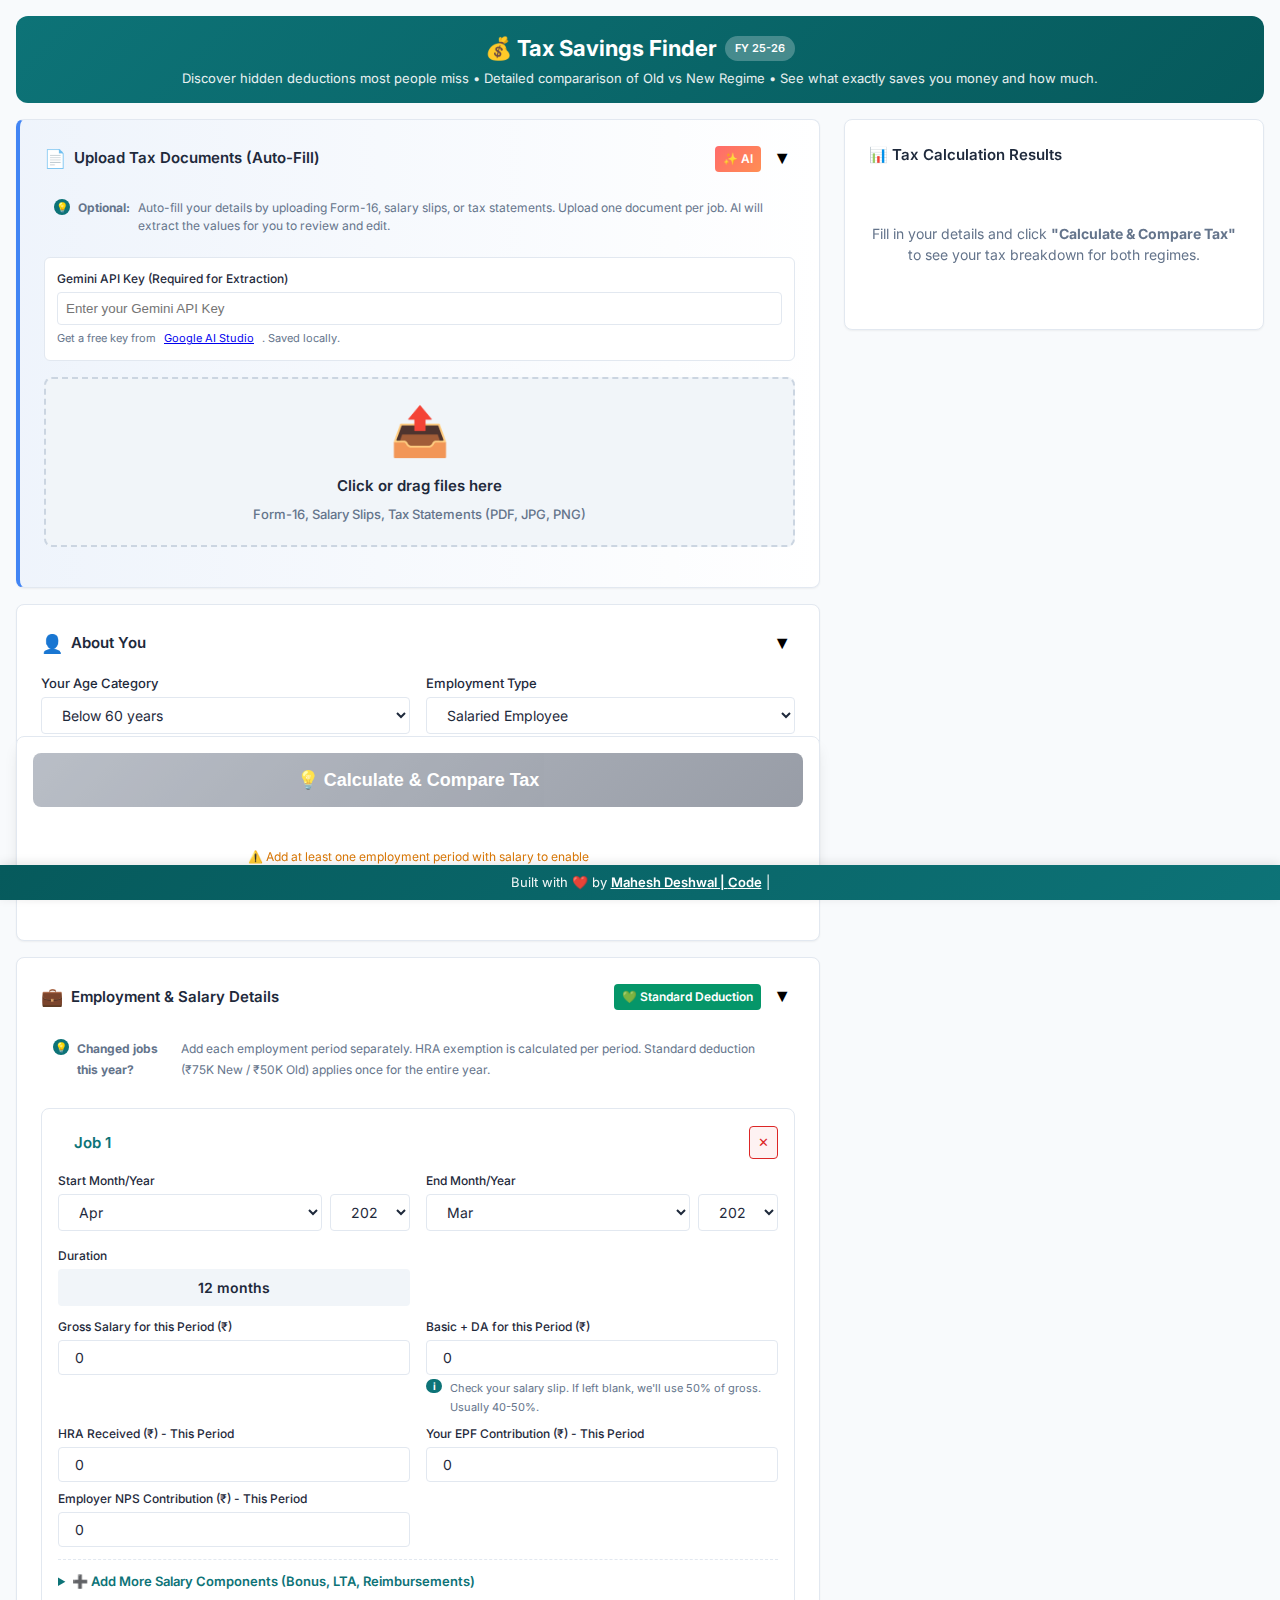
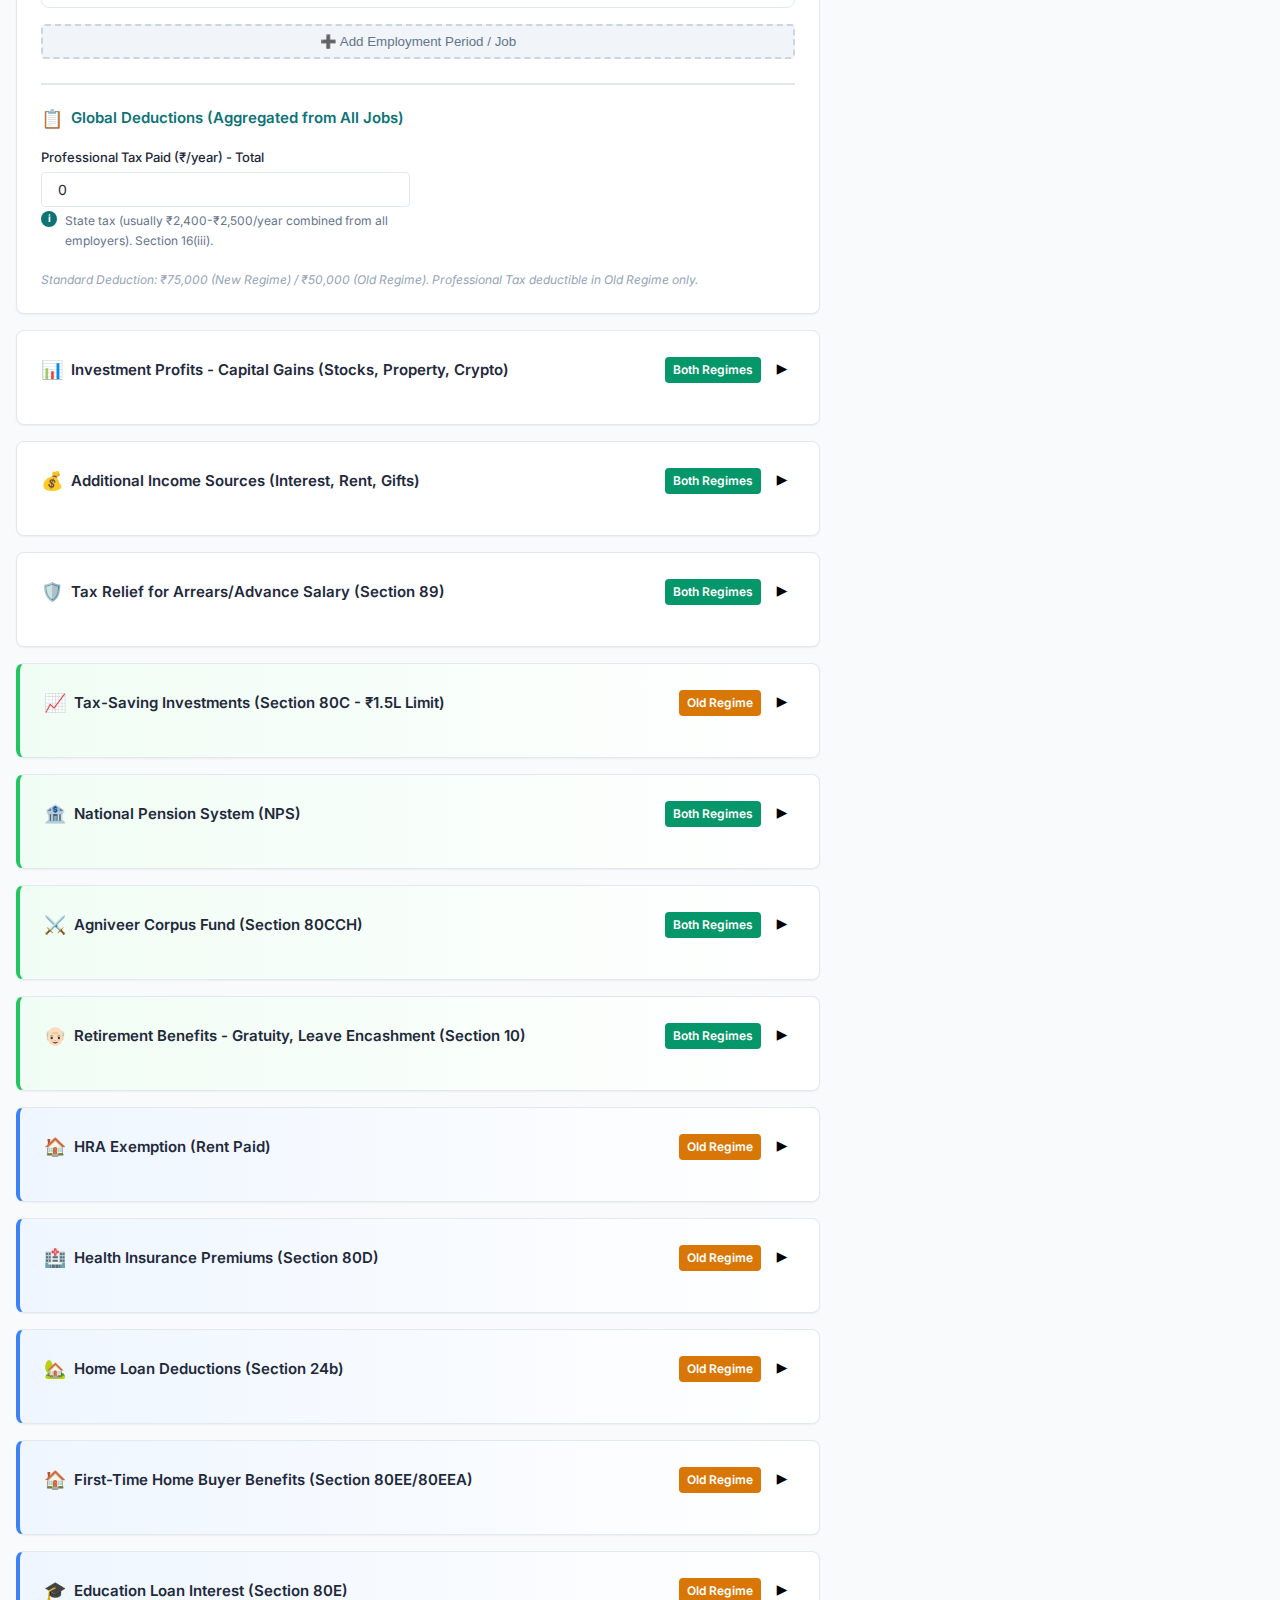
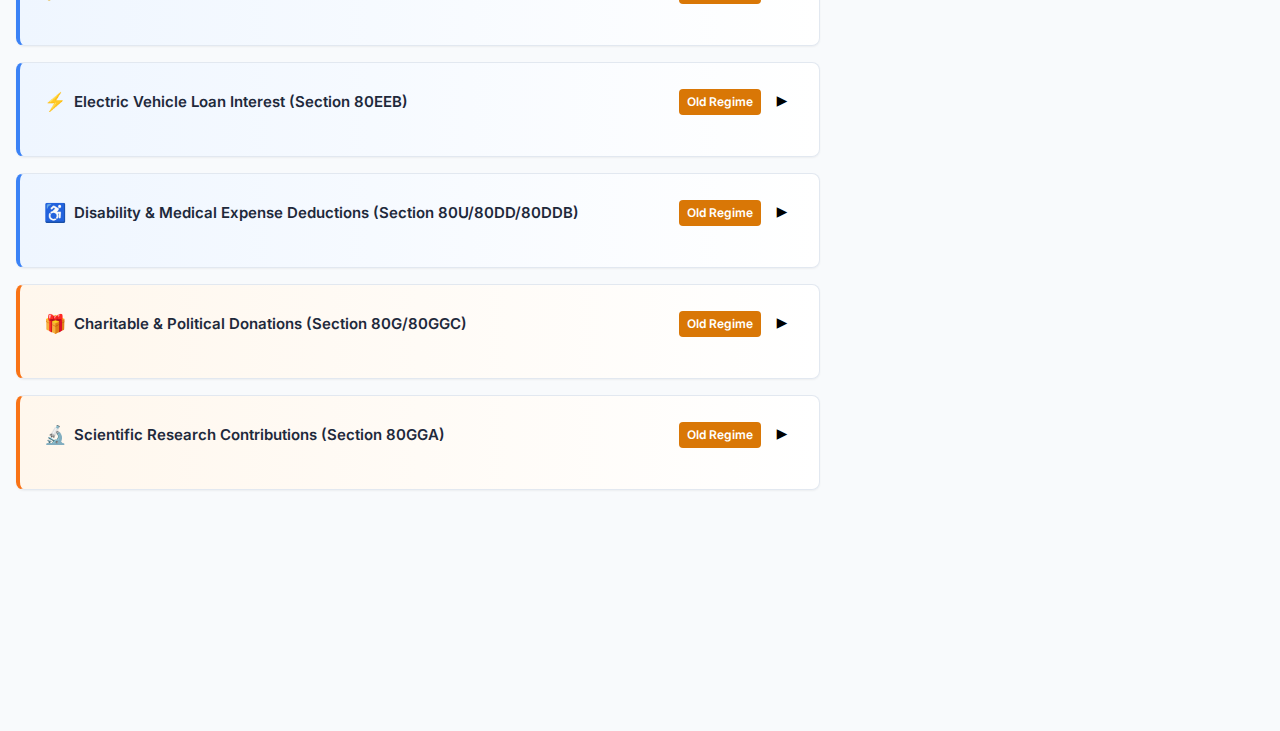
<file: docs/index.html>
<!DOCTYPE html>
<html lang="en">
  <head>
    <meta charset="UTF-8" />
    <meta name="viewport" content="width=device-width, initial-scale=1.0" />
    <title>Income Tax Calculator - FY 2025-26 | Complete Tax Savings Guide</title>
    <meta name="description" content="Calculate your income tax for FY 2025-26 (AY 2026-27). Compare Old vs New Tax Regime. Find every deduction under Section 80C, 80D, HRA, NPS and more." />

    <!-- Google Fonts - Inter -->
    <link rel="preconnect" href="https://fonts.googleapis.com" />
    <link rel="preconnect" href="https://fonts.gstatic.com" crossorigin />
    <link href="https://fonts.googleapis.com/css2?family=Inter:wght@400;500;600;700&display=swap" rel="stylesheet" />

    <!-- Styles -->
    <link rel="stylesheet" href="styles/main.css" />
  </head>
  <body>
    <div class="app-container">
      <!-- ========================
             HEADER
             ======================== -->
      <header class="app-header">
        <div class="header-content">
          <h1>💰 Tax Savings Finder <span class="fy-badge">FY 25-26</span></h1>
          <p class="subtitle">Discover hidden deductions most people miss • Detailed compararison of Old vs New Regime • See what exactly saves you money and how much.</p>
        </div>
      </header>

      <!-- Regime comparison is always enabled - no toggle needed -->

      <div class="main-layout">
        <!-- ========================
                 LEFT COLUMN: INPUT SECTIONS
                 ======================== -->
        <div class="input-sections">
          <!-- SECTION: Tax Document Upload -->
          <div class="section section--upload" id="section-upload">
            <div class="section-header" onclick="toggleSection('upload')">
              <span class="section-icon">📄</span>
              <h2 class="section-title">Upload Tax Documents (Auto-Fill)</h2>
              
              <span class="section-badge section-badge--new">✨ AI</span>
              <button class="section-toggle" id="toggle-upload">▼</button>
            </div>
            <p class="help-text" style="margin-bottom: 12px; background: var(--color-info-bg); padding: 10px; border-radius: 6px; line-height: 1.5;">
                <span class="info-icon">💡</span>
                <strong>Optional:</strong> Auto-fill your details by uploading Form-16, salary slips, or tax statements. 
                Upload one document per job. AI will extract the values for you to review and edit.
              </p>
            <div class="section-content" id="content-upload">
              <div class="api-key-container" style="background: var(--color-bg-secondary); padding: 12px; border-radius: 6px; margin-bottom: 16px; border: 1px solid var(--color-border);">
                <label for="geminiApiKey" style="display: block; font-size: 12px; font-weight: 500; margin-bottom: 4px;">Gemini API Key (Required for Extraction)</label>
                <div style="display: flex; gap: 8px; align-items: center;">
                    <div style="position: relative; flex: 1;">
                         <input type="password" id="geminiApiKey" placeholder="Enter your Gemini API Key" style="width: 100%; padding: 8px; padding-right: 30px; border: 1px solid var(--color-border); border-radius: 4px;" />
                         <span id="apiKeyStatusIcon" style="position: absolute; right: 8px; top: 50%; transform: translateY(-50%); opacity: 0; transition: opacity 0.3s;">✅</span>
                    </div>
                </div>
                <p id="apiKeyStatus" class="help-text" style="margin-top: 4px; color: var(--color-text-secondary); font-size: 11px;">
                    Get a free key from <a href="https://aistudio.google.com/app/apikey" target="_blank">Google AI Studio</a>. Saved locally.
                </p>
              </div>

              <div id="documentUploadArea" class="upload-area">
                <input type="file" id="taxDocuments" accept=".pdf,.jpg,.jpeg,.png,.webp" multiple style="display: none" />
                <label for="taxDocuments" class="upload-label">
                  <span class="upload-icon">📤</span>
                  <span class="upload-text">Click or drag files here</span>
                  <span class="upload-hint">Form-16, Salary Slips, Tax Statements (PDF, JPG, PNG)</span>
                </label>
              </div>

              <div id="uploadedDocsList" style="margin-top: 16px"></div>

              <div id="extractionStatus" style="margin-top: 16px; display: none"></div>

              <button id="extractBtn" class="extract-btn" onclick="extractFromDocuments()" style="display: none; margin-top: 16px; width: 100%">🤖 Extract Data with AI</button>

              <div id="extractionResults" style="margin-top: 20px; display: none"></div>
            </div>
          </div>

          <!-- SECTION: Personal Information -->
          <div class="section" id="section-personal">
            <div class="section-header" onclick="toggleSection('personal')">
              <span class="section-icon">👤</span>
              <h2 class="section-title">About You</h2>
              <button class="section-toggle" id="toggle-personal">▼</button>
            </div>
            <div class="section-content" id="content-personal">
              <div class="form-row">
                <div class="form-group">
                  <label for="ageCategory">Your Age Category</label>
                  <select id="ageCategory" onchange="updateUIForAge()">
                    <option value="below60">Below 60 years</option>
                    <option value="60to80">60 to 80 years (Senior Citizen)</option>
                    <option value="above80">Above 80 years (Super Senior)</option>
                  </select>
                  <p class="help-text">
                    <span class="info-icon">i</span>
                    Seniors (60+) get higher exemption limits and interest deductions.
                  </p>
                </div>
                <div class="form-group">
                  <label for="employmentType">Employment Type</label>
                  <select id="employmentType" onchange="updateUIForEmployment()">
                    <option value="salaried">Salaried Employee</option>
                    <option value="pensioner">Pensioner</option>
                    <option value="unemployed">Unemployed / Other Income</option>
                  </select>
                </div>
              </div>
              <div class="form-row">
                <div class="form-group">
                  <label for="employerType">Employer Type</label>
                  <select id="employerType" onchange="updateNPSLimits()">
                    <option value="private">Private Sector</option>
                    <option value="government">Government (Central/State)</option>
                    <option value="psu">Public Sector Undertaking (PSU)</option>
                  </select>
                  <p class="help-text">
                    <span class="info-icon">i</span>
                    Affects NPS employer contribution limit (10% private, 14% govt in Old Regime).
                  </p>
                </div>
              </div>
            </div>
          </div>

          <!-- SECTION: Employment Periods (Salary & Income) -->
          <div class="section" id="section-employment">
            <div class="section-header" onclick="toggleSection('employment')">
              <span class="section-icon">💼</span>
              <h2 class="section-title">Employment & Salary Details</h2>
              <span class="section-badge">💚 Standard Deduction</span>
              <button class="section-toggle" id="toggle-employment">▼</button>
            </div>
            <div class="section-content" id="content-employment">
              <p class="help-text" style="margin-bottom: 16px; background: var(--color-info-bg); padding: 12px; border-radius: 6px">
                <span class="info-icon">💡</span>
                <strong>Changed jobs this year?</strong>
                Add each employment period separately. HRA exemption is calculated per period. Standard deduction (₹75K New / ₹50K Old) applies once for the entire year.
              </p>

              <!-- Dynamic Employment Periods Container -->
              <div id="employmentPeriodsContainer">
                <!-- Employment periods will be dynamically added here -->
              </div>

              <button class="add-entry-btn" onclick="addEmploymentPeriod()" style="margin-bottom: 20px">➕ Add Employment Period / Job</button>

              <!-- Aggregated salary info -->
              <div id="totalSalaryInfo" style="margin-bottom: 16px; padding: 12px; background: var(--color-bg-tertiary); border-radius: 6px; display: none">
                <strong>📊 Total Salary:</strong>
                <span id="totalSalaryAmount">₹0</span>
                <span style="color: var(--color-text-secondary); margin-left: 10px">|</span>
                <strong style="margin-left: 10px">Total Months:</strong>
                <span id="totalMonthsWorked">0</span>
                / 12
              </div>

              <!-- ═══════════════════════════════════════════════════ -->
              <!-- SUBSECTION: Global Deductions -->
              <!-- ═══════════════════════════════════════════════════ -->
              <div style="margin-top: 24px; padding-top: 20px; border-top: 2px solid var(--color-border);">
                <h3 style="margin: 0 0 16px 0; font-size: 15px; font-weight: 600; color: var(--color-primary); display: flex; align-items: center; gap: 8px;">
                  <span style="font-size: 18px;">📋</span> Global Deductions (Aggregated from All Jobs)
                </h3>

                <!-- Global: Professional Tax -->
                <div class="form-row">
                  <div class="form-group">
                    <label for="professionalTax">Professional Tax Paid (₹/year) - Total</label>
                    <input type="number" id="professionalTax" placeholder="e.g., 2500" value="0" min="0" max="2500" />
                    <p class="help-text">
                      <span class="info-icon">i</span>
                      State tax (usually ₹2,400-₹2,500/year combined from all employers). Section 16(iii).
                    </p>
                  </div>
                </div>
              </div>
              <p class="law-ref">Standard Deduction: ₹75,000 (New Regime) / ₹50,000 (Old Regime). Professional Tax deductible in Old Regime only.</p>
            </div>
          </div>

          <!-- SECTION: Capital Gains (Investment Income) -->
          <div class="section" id="section-capitalgains">
            <div class="section-header" onclick="toggleSection('capitalgains')">
              <span class="section-icon">📊</span>
              <h2 class="section-title">Investment Profits - Capital Gains (Stocks, Property, Crypto)</h2>
              <span class="section-badge section-badge--common">Both Regimes</span>
              <button class="section-toggle collapsed" id="toggle-capitalgains">▼</button>
            </div>
            <div class="section-content hidden" id="content-capitalgains">
              
              <!-- EQUITY SUBSECTION -->
              <h3 class="subsection-title">Equity & Mutual Funds</h3>
              <div class="form-row">
                <div class="form-group">
                  <label for="stcgEquity">STCG - Short Term (₹)</label>
                  <input type="number" id="stcgEquity" placeholder="e.g., 50000" value="0" min="0" />
                  <p class="help-text">
                    <span class="info-icon">i</span>
                    Held < 12 months. Taxed at 20% (Section 111A).
                  </p>
                </div>
                <div class="form-group">
                  <label for="ltcgEquity">LTCG - Long Term (₹)</label>
                  <input type="number" id="ltcgEquity" placeholder="e.g., 200000" value="0" min="0" />
                  <p class="help-text">
                    <span class="info-icon">i</span>
                    Held > 12 months. First ₹1.25L tax-free, then 12.5%.
                  </p>
                </div>
              </div>

              <!-- REAL ESTATE SUBSECTION -->
              <h3 class="subsection-title" style="margin-top: 24px; border-top: 1px solid var(--color-border); padding-top: 12px;">
                🏠 Real Estate Property Sale
              </h3>
              <div class="form-row">
                <div class="form-group">
                  <label for="realEstateSaleValue">Sale Value (₹)</label>
                  <input type="number" id="realEstateSaleValue" placeholder="Full Sale Consideration" value="0" min="0" />
                </div>
                <div class="form-group">
                  <label for="realEstatePurchaseValue">Purchase Cost (₹)</label>
                  <input type="number" id="realEstatePurchaseValue" placeholder="Cost of Acquisition" value="0" min="0" />
                </div>
              </div>
              <div class="form-row">
                <div class="form-group">
                  <label for="realEstatePurchaseDate">Date of Purchase</label>
                  <input type="date" id="realEstatePurchaseDate" />
                  <p class="help-text" style="color: var(--color-primary)">
                    <span class="info-icon">i</span>
                    <strong>Benefit:</strong> Bought before July 23, 2024? We'll check if 20% (with indexation) is better than 12.5%!
                  </p>
                </div>
                <div class="form-group">
                  <label for="realEstateTransferExpenses">Transfer Expenses (₹)</label>
                  <input type="number" id="realEstateTransferExpenses" placeholder="Brokerage, Legal Fees" value="0" min="0" />
                </div>
              </div>

              <!-- EXEMPTIONS SUBSECTION -->
              <h3 class="subsection-title" style="margin-top: 24px; border-top: 1px solid var(--color-border); padding-top: 12px;">
                🛡️ Exemptions (Reinvestment)
              </h3>
              <div class="form-row">
                <div class="form-group">
                  <label for="investmentSec54">New Residential House (Sec 54/54F)</label>
                  <input type="number" id="investmentSec54" placeholder="Amount Invested" value="0" min="0" />
                  <p class="help-text">
                    <span class="info-icon">i</span>
                    Max Exemption: <strong>₹10 Crore</strong>.
                  </p>
                </div>
                <div class="form-group">
                  <label for="investmentSec54EC">Bonds - NHAI/REC (Sec 54EC)</label>
                  <input type="number" id="investmentSec54EC" placeholder="Amount Invested" value="0" min="0" />
                  <p class="help-text">
                    <span class="info-icon">i</span>
                    Max Limit: <strong>₹50 Lakh</strong>. Lock-in 5 years.
                  </p>
                </div>
              </div>
              
              <div class="form-group">
                  <label for="capitalGainDeposit">CGAS Deposit (Unutilized Gain)</label>
                  <input type="number" id="capitalGainDeposit" placeholder="Deposited in Cap Gain Acct" value="0" min="0" />
                  <p class="help-text">
                    <span class="info-icon">i</span>
                    Deposited in Capital Gains Account Scheme before filing ITR?
                  </p>
              </div>

              <!-- LOSSES SUBSECTION -->
              <h3 class="subsection-title" style="margin-top: 24px; border-top: 1px solid var(--color-border); padding-top: 12px;">
                📉 Capital Losses
              </h3>
              <div class="form-row">
                <div class="form-group">
                  <label for="stclCarryForward">Short-Term Capital Losses (₹)</label>
                  <input type="number" id="stclCarryForward" placeholder="e.g., 25000" value="0" min="0" />
                </div>
                <div class="form-group">
                  <label for="ltclCarryForward">Long-Term Capital Losses (₹)</label>
                  <input type="number" id="ltclCarryForward" placeholder="e.g., 10000" value="0" min="0" />
                </div>
              </div>

              <p class="law-ref">Real Estate: 12.5% (No Index) OR 20% (With Index) if bought < 23-Jul-2024. Equity: 20% (STCG) / 12.5% (LTCG).</p>
            </div>
          </div>

          <!-- SECTION: Other Income -->
          <div class="section" id="section-otherincome">
            <div class="section-header" onclick="toggleSection('otherincome')">
              <span class="section-icon">💰</span>
              <h2 class="section-title">Additional Income Sources (Interest, Rent, Gifts)</h2>
              <span class="section-badge section-badge--common">Both Regimes</span>
              <button class="section-toggle collapsed" id="toggle-otherincome">▼</button>
            </div>
            <div class="section-content hidden" id="content-otherincome">
              <div class="form-row">
                <div class="form-group">
                  <label for="savingsInterest">Savings Account Interest (₹/year)</label>
                  <input type="number" id="savingsInterest" placeholder="e.g., 15000" value="0" min="0" />
                  <p class="help-text">
                    <span class="info-icon">i</span>
                    80TTA: ₹10K deduction (<60). 80TTB: ₹1L deduction (60+, includes FD). Old Regime only.
                  </p>
                </div>
                <div class="form-group">
                  <label for="fdInterest">Fixed Deposit Interest (₹/year)</label>
                  <input type="number" id="fdInterest" placeholder="e.g., 50000" value="0" min="0" />
                  <p class="help-text">
                    <span class="info-icon">i</span>
                    Fully taxable for non-seniors. Seniors get ₹1L combined deduction (80TTB).
                  </p>
                </div>
              </div>
              <div class="form-row">
                <div class="form-group">
                  <label for="dividendIncome">Dividend Income (₹/year)</label>
                  <input type="number" id="dividendIncome" placeholder="e.g., 30000" value="0" min="0" />
                  <p class="help-text">
                    <span class="info-icon">i</span>
                    Dividends are taxable at your slab rate (no DDT anymore).
                  </p>
                </div>
                <div class="form-group">
                  <label for="rentalIncome">Gross Rental Income (₹/year)</label>
                  <input type="number" id="rentalIncome" placeholder="e.g., 240000" value="0" min="0" />
                  <p class="help-text">
                    <span class="info-icon">i</span>
                    30% standard deduction automatic (Section 24a). Net income is taxable.
                  </p>
                </div>
              </div>
              <div class="form-row">
                <div class="form-group">
                  <label for="agriculturalIncome">Agricultural Income (₹/year)</label>
                  <input type="number" id="agriculturalIncome" placeholder="e.g., 100000" value="0" min="0" />
                  <p class="help-text" style="color: var(--color-success)">
                    <span class="info-icon" style="background: var(--color-success)">✓</span>
                    <strong>100% TAX-FREE!</strong>
                    Farming, crop sales, agri-land rent. NO LIMIT.
                  </p>
                </div>
                <div class="form-group">
                  <label for="familyPension">Family Pension (₹/year)</label>
                  <input type="number" id="familyPension" placeholder="e.g., 120000" value="0" min="0" />
                  <p class="help-text">
                    <span class="info-icon">i</span>
                    Deduction: ₹15K (Old) or ₹25K (New) or 1/3rd, whichever is lower.
                  </p>
                </div>
              </div>
              <div class="form-group">
                <label for="nonRelativeGifts">Gifts from Non-Relatives (₹/year)</label>
                <input type="number" id="nonRelativeGifts" placeholder="e.g., 75000" value="0" min="0" />
                <p class="help-text">
                  <span class="info-icon">i</span>
                  Exempt if total ≤ ₹50,000/year. Entire amount taxable if > ₹50,000. Relative gifts: unlimited exempt.
                </p>
              </div>
            </div>
          </div>

          <!-- SECTION: Tax Reliefs (Section 89) -->
          <div class="section" id="section-reliefs">
            <div class="section-header" onclick="toggleSection('reliefs')">
              <span class="section-icon">🛡️</span>
              <h2 class="section-title">Tax Relief for Arrears/Advance Salary (Section 89)</h2>
              <span class="section-badge section-badge--common">Both Regimes</span>
              <button class="section-toggle collapsed" id="toggle-reliefs">▼</button>
            </div>
            <div class="section-content hidden" id="content-reliefs">
              <div class="form-group">
                <label for="section89Relief">Relief u/s 89 (Arrears/Advance) (₹)</label>
                <input type="number" id="section89Relief" placeholder="Calculated relief amount" value="0" min="0" />
                <p class="help-text">
                  <span class="info-icon">i</span>
                  Received 'Arrears' (past dues) or 'Advance Salary' in a lump sum? This relief ensures you aren't taxed at a higher rate just because you got it all at once. It spreads the tax liability to the correct years.
                  <br><small><strong>Mandatory: File Form 10E online to claim.</strong> Reduces final tax liability directly.</small>
                </p>
              </div>
            </div>
          </div>

          <!-- SECTION: Retirement Benefits (Neutral - Income Exemption) -->


          <!-- SECTION: 80C Investments (Old Regime Only) -->
          <div class="section section--wealth-building old-regime-only" id="section-80c">
            <div class="section-header" onclick="toggleSection('80c')">
              <span class="section-icon">📈</span>
              <h2 class="section-title">Tax-Saving Investments (Section 80C - ₹1.5L Limit)</h2>
              <span class="section-badge section-badge--old-only">Old Regime</span>
              <button class="section-toggle collapsed" id="toggle-80c">▼</button>
            </div>
            <div class="section-content hidden" id="content-80c">
              <p class="help-text" style="margin-bottom: 16px">
                <span class="info-icon">i</span>
                All 80C investments share a combined ₹1,50,000 limit. EPF contribution (above) counts here too.
              </p>

              <div class="dynamic-entries" id="investments80c">
                <!-- Dynamic investment entries will be added here -->
              </div>

              <button class="add-entry-btn" onclick="addInvestment80C()">➕ Add Investment</button>

              <div id="total80c" style="margin-top: 16px; padding: 12px; background: var(--color-bg-tertiary); border-radius: 4px">
                <strong>Total 80C:</strong>
                <span id="total80cAmount">₹0</span>
                / ₹1,50,000
                <div id="remaining80c" class="help-text" style="margin-top: 4px">Remaining limit: ₹1,50,000</div>
              </div>
              
              <!-- EPF Display (Auto-calculated) -->
              <div id="epf80cRow" style="margin-top: 12px; padding: 12px; border: 1px dashed var(--color-border); border-radius: 4px; display: none;">
                <div style="display: flex; justify-content: space-between; align-items: center;">
                    <div>
                        <strong style="font-size: 13px;">Employee Provident Fund (EPF)</strong>
                        <div style="font-size: 11px; color: var(--color-text-secondary);">From Salary (Auto-added to 80C)</div>
                    </div>
                    <span id="epf80cAmount" style="font-weight: 600; color: var(--color-primary);">₹0</span>
                </div>
              </div>

              <p class="law-ref">Section 80C: PPF, ELSS, LIC, NSC, SCSS, Tuition Fees, Home Loan Principal, Sukanya Samriddhi, Tax-Saver FD, etc.</p>
            </div>
          </div>

          <!-- SECTION: NPS -->
          <div class="section section--wealth-building" id="section-nps">
            <div class="section-header" onclick="toggleSection('nps')">
              <span class="section-icon">🏦</span>
              <h2 class="section-title">National Pension System (NPS)</h2>
              <span class="section-badge section-badge--common">Both Regimes</span>
              <button class="section-toggle collapsed" id="toggle-nps">▼</button>
            </div>
            <div class="section-content hidden" id="content-nps">
              <div class="form-row">
                <div class="form-group old-regime-only">
                  <label for="npsContribution">Your NPS Tier-1 Contribution (₹)</label>
                  <input type="number" id="npsContribution" placeholder="e.g., 50000" value="0" min="0" />
                  <p class="help-text">
                    <span class="info-icon">i</span>
                    80CCD(1): Within 80C pool, max 10% of salary. Old Regime only.
                  </p>
                </div>
                <div class="form-group old-regime-only">
                  <label for="npsExtraContribution">Additional NPS - 80CCD(1B) (₹)</label>
                  <input type="number" id="npsExtraContribution" placeholder="e.g., 50000" value="0" min="0" max="50000" />
                  <p class="help-text">
                    <span class="info-icon">i</span>
                    EXTRA ₹50,000 over 80C limit! Only for NPS Tier-1. Old Regime only.
                  </p>
                </div>
              </div>
              <div class="form-group">
                <label for="employerNPSContribution">Employer's NPS Contribution (₹)</label>
                <input type="number" id="employerNPSContribution" placeholder="e.g., 84000" value="0" min="0" />
                <p class="help-text">
                  <span class="info-icon">i</span>
                  80CCD(2): Available in BOTH regimes! Limit: 14% of Basic+DA (New Regime for all), 10%/14% (Old Regime private/govt).
                </p>
              </div>
              <p class="law-ref">Section 80CCD: NPS has 3 buckets - (1) Your contribution (80C pool), (1B) Extra ₹50K, (2) Employer (14% of Basic+DA in New, 10-14% in Old).</p>
            </div>
          </div>

          <!-- SECTION: Agniveer Corpus (GREEN - Wealth Building) -->
          <div class="section section--wealth-building" id="section-agniveer">
            <div class="section-header" onclick="toggleSection('agniveer')">
              <span class="section-icon">⚔️</span>
              <h2 class="section-title">Agniveer Corpus Fund (Section 80CCH)</h2>
              <span class="section-badge section-badge--common">Both Regimes</span>
              <button class="section-toggle collapsed" id="toggle-agniveer">▼</button>
            </div>
            <div class="section-content hidden" id="content-agniveer">
              <div class="form-group">
                <label for="agniveerContribution">Agniveer Corpus Fund Contribution (₹)</label>
                <input type="number" id="agniveerContribution" placeholder="Total (Self + Govt)" value="0" min="0" />
                <p class="help-text">
                  <span class="info-icon">i</span>
                  Full deduction for contributions to Agniveer Corpus Fund. Available in BOTH Old and New Regimes.
                </p>
              </div>
            </div>
          </div>

          <!-- SECTION: Retirement Benefits (GREEN - Wealth Building) -->
          <div class="section section--wealth-building" id="section-retirement">
            <div class="section-header" onclick="toggleSection('retirement')">
              <span class="section-icon">👴🏻</span>
              <h2 class="section-title">Retirement Benefits - Gratuity, Leave Encashment (Section 10)</h2>
              <span class="section-badge section-badge--common">Both Regimes</span>
              <button class="section-toggle collapsed" id="toggle-retirement">▼</button>
            </div>
            <div class="section-content hidden" id="content-retirement">
              <p class="help-text" style="margin-bottom: 16px; color: var(--color-success)">
                <span class="info-icon" style="background: var(--color-success)">✓</span>
                <strong>These are tax-FREE up to limits!</strong>
                Government employees get full exemption.
              </p>

              <div class="form-row">
                <div class="form-group">
                  <label for="gratuityReceived">Gratuity Received (₹)</label>
                  <input type="number" id="gratuityReceived" placeholder="e.g., 500000" value="0" min="0" />
                  <p class="help-text">
                    <span class="info-icon">i</span>
                    Section 10(10): Govt=100% exempt. Private=₹20L or formula, whichever lower.
                  </p>
                </div>
                <div class="form-group">
                  <label for="leaveEncashmentReceived">Leave Encashment on Retirement (₹)</label>
                  <input type="number" id="leaveEncashmentReceived" placeholder="e.g., 300000" value="0" min="0" />
                  <p class="help-text">
                    <span class="info-icon">i</span>
                    Section 10(10AA): Govt=100% exempt. Private=Max ₹25L exempt.
                  </p>
                </div>
              </div>

              <div class="form-row">
                <div class="form-group">
                  <label for="yearsOfService">Years of Service (for Gratuity formula)</label>
                  <input type="number" id="yearsOfService" placeholder="e.g., 15" value="0" min="0" max="50" />
                  <p class="help-text">
                    <span class="info-icon">i</span>
                    Used in formula: (Last Salary × 15 × Years) ÷ 26
                  </p>
                </div>
                <div class="form-group">
                  <label for="lastDrawnSalary">Last Drawn Monthly Salary (₹)</label>
                  <input type="number" id="lastDrawnSalary" placeholder="e.g., 80000" value="0" min="0" />
                  <p class="help-text">
                    <span class="info-icon">i</span>
                    Last salary (Basic+DA) for gratuity calculation. Leave 0 to auto-calculate.
                  </p>
                </div>
              </div>

              <div class="form-row">
                <div class="form-group">
                  <label for="vrsCompensationReceived">VRS Compensation Received (₹)</label>
                  <input type="number" id="vrsCompensationReceived" placeholder="e.g., 500000" value="0" min="0" />
                  <p class="help-text">
                    <span class="info-icon">i</span>
                    Section 10(10C): Max ₹5L exempt for Voluntary Retirement Scheme.
                  </p>
                </div>
                <div class="form-group">
                  <label for="retrenchmentCompensation">Retrenchment Compensation (₹)</label>
                  <input type="number" id="retrenchmentCompensation" placeholder="e.g., 300000" value="0" min="0" />
                  <p class="help-text">
                    <span class="info-icon">i</span>
                    Section 10(10B): Max ₹5L exempt for retrenchment.
                  </p>
                </div>
              </div>

              <p class="law-ref">Sections 10(10), 10(10AA), 10(10B), 10(10C): Retirement benefits are exempt up to specified limits.</p>
            </div>
          </div>

          <!-- SECTION: HRA / Rent (BLUE - Expense Based) -->
          <div class="section section--expense-based old-regime-only" id="section-hra">
            <div class="section-header" onclick="toggleSection('hra')">
              <span class="section-icon">🏠</span>
              <h2 class="section-title">HRA Exemption (Rent Paid)</h2>
              <span class="section-badge section-badge--old-only">Old Regime</span>
              <button class="section-toggle collapsed" id="toggle-hra">▼</button>
            </div>
            <div class="section-content hidden" id="content-hra">
              <p class="help-text" style="margin-bottom: 16px;">
                <span class="info-icon">💡</span>
                If you receive HRA from your employer and pay rent, you can claim exemption under Section 10(13A).
              </p>
              
              <div id="rentSection" style="width: 100%;">
                  <label style="display: flex; justify-content: space-between; align-items: center; margin-bottom: 8px;">
                      <span>Rent Paid (for HRA Exemption)</span>
                      <button class="add-entry-btn--small" onclick="addRentPayment()">➕ Add Rent Period</button>
                  </label>
                  <p class="help-text" style="margin-bottom: 12px;">
                      <span class="info-icon">i</span>
                      Add separate entries if rent changed or you moved cities.
                  </p>
                  
                  <div id="rentPaymentsContainer" style="width: 100%;">
                      <!-- Dynamic Rent Payments -->
                  </div>
                  <button class="add-entry-btn" onclick="addRentPayment()" style="margin-top: 8px;">➕ Add Rent Period</button>
              </div>
              
              <p class="law-ref">Section 10(13A): HRA is exempt based on Actual HRA, 50%/40% of Basic (metro/non-metro), or Rent minus 10% of Basic - whichever is lowest.</p>
            </div>
          </div>

          <!-- SECTION: Health Insurance (80D) -->
          <div class="section section--expense-based old-regime-only" id="section-80d">
            <div class="section-header" onclick="toggleSection('80d')">
              <span class="section-icon">🏥</span>
              <h2 class="section-title">Health Insurance Premiums (Section 80D)</h2>
              <span class="section-badge section-badge--old-only">Old Regime</span>
              <button class="section-toggle collapsed" id="toggle-80d">▼</button>
            </div>
            <div class="section-content hidden" id="content-80d">
              <div class="form-row">
                <div class="form-group">
                  <label for="healthInsuranceSelf">Self + Family Premium (₹/year)</label>
                  <input type="number" id="healthInsuranceSelf" placeholder="e.g., 25000" value="0" min="0" />
                  <p class="help-text">
                    <span class="info-icon">i</span>
                    Premium for self, spouse, dependent children. Max ₹25K (<60) or ₹50K (senior).
                  </p>
                </div>
                <div class="form-group">
                  <label for="healthInsuranceParents">Parents' Premium (₹/year)</label>
                  <input type="number" id="healthInsuranceParents" placeholder="e.g., 50000" value="0" min="0" />
                  <p class="help-text">
                    <span class="info-icon">i</span>
                    Premium for parents. Max ₹25K (parents <60) or ₹50K (parents 60+).
                  </p>
                </div>
              </div>
              <div class="form-row">
                <div class="form-group">
                  <label for="parentsAgeCategory">Parents' Age</label>
                  <select id="parentsAgeCategory">
                    <option value="below60">Parents below 60 years</option>
                    <option value="60to80">Parents 60+ years (Senior)</option>
                  </select>
                </div>
                <div class="form-group">
                  <label for="preventiveCheckup">Preventive Health Checkup (₹)</label>
                  <input type="number" id="preventiveCheckup" placeholder="e.g., 5000" value="0" min="0" max="5000" />
                  <p class="help-text">
                    <span class="info-icon">i</span>
                    Up to ₹5,000 (included in above limits, not extra). Cash payment allowed.
                  </p>
                </div>
              </div>
              <p class="law-ref">Section 80D: Max ₹25K self (<60), ₹50K (senior). Same for parents. Total up to ₹1L if all are seniors.</p>
            </div>
          </div>

          <!-- SECTION: Home Loan -->
          <div class="section section--expense-based old-regime-only" id="section-homeloan">
            <div class="section-header" onclick="toggleSection('homeloan')">
              <span class="section-icon">🏡</span>
              <h2 class="section-title">Home Loan Deductions (Section 24b)</h2>
              <span class="section-badge section-badge--old-only">Old Regime</span>
              <button class="section-toggle collapsed" id="toggle-homeloan">▼</button>
            </div>
            <div class="section-content hidden" id="content-homeloan">
              <div class="form-row">
                <div class="form-group">
                  <label for="homeLoanInterest">Home Loan Interest Paid (₹/year)</label>
                  <input type="number" id="homeLoanInterest" placeholder="e.g., 200000" value="0" min="0" />
                  <p class="help-text">
                    <span class="info-icon">i</span>
                    Section 24(b): Max ₹2L for self-occupied property. Unlimited for let-out.
                  </p>
                </div>
                <div class="form-group">
                  <label for="homeLoanPrincipal">Home Loan Principal Paid (₹/year)</label>
                  <input type="number" id="homeLoanPrincipal" placeholder="e.g., 100000" value="0" min="0" />
                  <p class="help-text">
                    <span class="info-icon">i</span>
                    Part of 80C pool. Principal repayment is deductible under 80C.
                  </p>
                </div>
              </div>
              <div class="form-group">
                <label class="checkbox-label">
                  <input type="checkbox" id="isPropertyLetOut" />
                  <span>Property is rented out (Let-Out property)</span>
                </label>
                <p class="help-text">
                  <span class="info-icon">i</span>
                  If let-out, there's NO limit on interest deduction, but rental income is taxable.
                </p>
              </div>
              <p class="law-ref">Section 24(b) for Interest, Section 80C for Principal. New Regime: NO home loan interest deduction.</p>
            </div>
          </div>

          <!-- SECTION: Education Loan (80E) -->
          <!-- SECTION: Legacy Home Loan (80EE / 80EEA) -->
          <div class="section section--expense-based old-regime-only" id="section-legacy-home">
            <div class="section-header" onclick="toggleSection('legacy-home')">
              <span class="section-icon">🏠</span>
              <h2 class="section-title">First-Time Home Buyer Benefits (Section 80EE/80EEA)</h2>
              <span class="section-badge section-badge--old-only">Old Regime</span>
              <button class="section-toggle collapsed" id="toggle-legacy-home">▼</button>
            </div>
            <div class="section-content hidden" id="content-legacy-home">
              
              <!-- 80EE -->
              <div class="form-group" style="margin-bottom: 16px;">
                 <label for="section80EEInterest">Interest u/s 80EE (FY 16-17 Loans)</label>
                 <input type="number" id="section80EEInterest" placeholder="Max ₹50,000" value="0" min="0" />
                 <p class="help-text">
                   <span class="info-icon">i</span>
                   Extra deduction up to ₹50,000 over 24(b). Loans sanctioned Apr 1, 2016 - Mar 31, 2017.
                 </p>
              </div>

              <!-- 80EEA -->
              <div class="form-group">
                 <label for="section80EEAInterest">Interest u/s 80EEA (FY 19-22 Loans)</label>
                 <input type="number" id="section80EEAInterest" placeholder="Max ₹1,50,000" value="0" min="0" />
                 <p class="help-text">
                   <span class="info-icon">i</span>
                   Extra deduction up to ₹1.5L over 24(b). Loans sanctioned Apr 1, 2019 - Mar 31, 2022. Property value < ₹45L.
                 </p>
              </div>
              
              <p class="law-ref">Note: You cannot claim both 80EE and 80EEA. Claim only if 24(b) limit is exhausted.</p>
            </div>
          </div>

          <div class="section section--expense-based old-regime-only" id="section-80e">
            <div class="section-header" onclick="toggleSection('80e')">
              <span class="section-icon">🎓</span>
              <h2 class="section-title">Education Loan Interest (Section 80E)</h2>
              <span class="section-badge section-badge--old-only">Old Regime</span>
              <button class="section-toggle collapsed" id="toggle-80e">▼</button>
            </div>
            <div class="section-content hidden" id="content-80e">
              <div class="form-group">
                <label for="educationLoanInterest">Education Loan Interest Paid (₹/year)</label>
                <input type="number" id="educationLoanInterest" placeholder="e.g., 100000" value="0" min="0" />
                <p class="help-text">
                  <span class="info-icon">i</span>
                  UNLIMITED deduction! Available for 8 years from first repayment. For self, spouse, or children.
                </p>
              </div>
              <p class="law-ref">Section 80E: Interest on loan for higher education. Must be from recognized financial institution.</p>
            </div>
          </div>

          <!-- SECTION: EV Loan Interest (80EEB) -->
          <div class="section section--expense-based old-regime-only" id="section-80eeb">
            <div class="section-header" onclick="toggleSection('80eeb')">
              <span class="section-icon">⚡</span>
              <h2 class="section-title">Electric Vehicle Loan Interest (Section 80EEB)</h2>
              <span class="section-badge section-badge--old-only">Old Regime</span>
              <button class="section-toggle collapsed" id="toggle-80eeb">▼</button>
            </div>
            <div class="section-content hidden" id="content-80eeb">
              <div class="form-group">
                <label for="section80EEBInterest">EV Loan Interest Paid (₹/year)</label>
                <input type="number" id="section80EEBInterest" placeholder="e.g., 50000" value="0" min="0" />
                <p class="help-text">
                  <span class="info-icon">i</span>
                  Max deduction ₹1,50,000. For loans sanctioned between Apr 1, 2019 - Mar 31, 2023.
                </p>
              </div>
              <p class="law-ref">Section 80EEB: Deduction for interest on electric vehicle loan.</p>
            </div>
          </div>

          <!-- SECTION: Disabilities (BLUE - Expense Based) -->
          <div class="section section--expense-based old-regime-only" id="section-disabilities">
            <div class="section-header" onclick="toggleSection('disabilities')">
              <span class="section-icon">♿</span>
              <h2 class="section-title">Disability & Medical Expense Deductions (Section 80U/80DD/80DDB)</h2>
              <span class="section-badge section-badge--old-only">Old Regime</span>
              <button class="section-toggle collapsed" id="toggle-disabilities">▼</button>
            </div>
            <div class="section-content hidden" id="content-disabilities">
              <div class="form-row">
                <div class="form-group">
                  <label for="selfDisabilityLevel">Your Disability (if certified)</label>
                  <select id="selfDisabilityLevel">
                    <option value="">No disability</option>
                    <option value="40to79">40-79% disability (₹75,000)</option>
                    <option value="80plus">80%+ severe disability (₹1,25,000)</option>
                  </select>
                  <p class="help-text">
                    <span class="info-icon">i</span>
                    Section 80U: Flat deduction for certified disability.
                  </p>
                </div>
                <div class="form-group">
                  <label for="dependentDisabilityLevel">Dependent with Disability</label>
                  <select id="dependentDisabilityLevel">
                    <option value="">No disabled dependent</option>
                    <option value="40to79">40-79% disability (₹75,000)</option>
                    <option value="80plus">80%+ severe disability (₹1,25,000)</option>
                  </select>
                  <p class="help-text">
                    <span class="info-icon">i</span>
                    Section 80DD: For spouse, children, parents, siblings with disability.
                  </p>
                </div>
              </div>
              <div class="form-group">
                <label for="specifiedDiseaseExpenses">Treatment for Specified Diseases (₹)</label>
                <input type="number" id="specifiedDiseaseExpenses" placeholder="e.g., 40000" value="0" min="0" />
                <p class="help-text">
                  <span class="info-icon">i</span>
                  Section 80DDB: Cancer, AIDS, neurological diseases, renal failure. Max ₹40K (<60) or ₹1L (60+).
                </p>
              </div>
              <p class="law-ref">Sections 80U, 80DD: Flat deductions. Section 80DDB: Medical treatment for specified diseases.</p>
            </div>
          </div>



          <!-- SECTION: Donations (ORANGE - Pure Donation) -->
          <div class="section section--donation old-regime-only" id="section-donations">
            <div class="section-header" onclick="toggleSection('donations')">
              <span class="section-icon">🎁</span>
              <h2 class="section-title">Charitable & Political Donations (Section 80G/80GGC)</h2>
              <span class="section-badge section-badge--old-only">Old Regime</span>
              <button class="section-toggle collapsed" id="toggle-donations">▼</button>
            </div>
            <div class="section-content hidden" id="content-donations">
              <p class="help-text" style="margin-bottom: 16px">
                <span class="info-icon">i</span>
                Section 80G (charitable donations) and Section 80GGC (political party donations) are available in Old Regime only.
              </p>

              <div class="dynamic-entries" id="donationsList">
                <!-- Dynamic donation entries will be added here -->
              </div>

              <button class="add-entry-btn" onclick="addDonation()">➕ Add Donation</button>

              <div style="margin-top: 12px; padding: 8px; background: var(--color-warning-bg); border-radius: 4px">
                <p class="help-text" style="margin: 0; color: var(--color-warning)">⚠️ Cash donations > ₹2,000 are NOT eligible. Use cheque/online for full benefit.</p>
              </div>

              <p class="law-ref">Section 80G: Charitable donations (50%/100%). Section 80GGC: Political parties (100%). Both Old Regime only.</p>
            </div>
          </div>



          <!-- SECTION: Scientific Research Donations (ORANGE - Donation) -->
          <div class="section section--donation old-regime-only" id="section-80gga">
            <div class="section-header" onclick="toggleSection('80gga')">
              <span class="section-icon">🔬</span>
              <h2 class="section-title">Scientific Research Contributions (Section 80GGA)</h2>
              <span class="section-badge section-badge--old-only">Old Regime</span>
              <button class="section-toggle collapsed" id="toggle-80gga">▼</button>
            </div>
            <div class="section-content hidden" id="content-80gga">
              <p class="help-text" style="margin-bottom: 16px; color: var(--color-success)">
                <span class="info-icon" style="background: var(--color-success)">✓</span>
                <strong>100% deduction</strong>
                for donations to approved scientific research institutions!
              </p>

              <div class="form-row">
                <div class="form-group">
                  <label for="scientificResearchDonation">Donation Amount (₹)</label>
                  <input type="number" id="scientificResearchDonation" placeholder="e.g., 25000" value="0" min="0" />
                  <p class="help-text">
                    <span class="info-icon">i</span>
                    100% deduction. Not available if you have business income.
                  </p>
                </div>
                <div class="form-group">
                  <label for="scientificDonationPaymentMode">Payment Mode</label>
                  <select id="scientificDonationPaymentMode">
                    <option value="online">Online / Bank Transfer</option>
                    <option value="cheque">Cheque / Draft</option>
                    <option value="cash">Cash (max ₹2,000)</option>
                  </select>
                  <p class="help-text">
                    <span class="info-icon">i</span>
                    Cash donations > ₹2,000 are NOT eligible. Use cheque/online.
                  </p>
                </div>
              </div>

              <p class="law-ref">Section 80GGA: Donations for scientific research, rural development, or associations. NOT for business income taxpayers.</p>
            </div>
          </div>

          <!-- CALCULATE BUTTON -->
          <div class="calculate-section">
            <button class="calculate-btn" id="calculateBtn" onclick="calculateTax()" disabled title="Add salary details above to enable calculation">
              💡 Calculate & Compare Tax
            </button>
            <p id="calculateBtnHint" class="help-text" style="text-align: center; margin-top: 8px; color: var(--color-warning);">
              ⚠️ Add at least one employment period with salary to enable
            </p>
          </div>
        </div>

        <!-- ========================
                 RIGHT COLUMN: RESULTS
                 ======================== -->
        <div class="results-panel" id="resultsPanel">
          <div class="result-card">
            <h3 class="result-title">📊 Tax Calculation Results</h3>
            <p style="color: var(--color-text-secondary); text-align: center; padding: 40px 0">
              Fill in your details and click
              <strong>"Calculate & Compare Tax"</strong>
              to see your tax breakdown for both regimes.
            </p>
          </div>
        </div>
      </div>
    </div>

    <!-- ========================
         BREAKDOWN MODAL
         ======================== -->
    <div id="breakdownModal" class="breakdown-modal" onclick="closeBreakdownModal(event)">
      <div class="modal-content" onclick="event.stopPropagation()">
        <button class="modal-close" onclick="closeBreakdownModal()">&times;</button>
        <div id="modalBreakdownContent"></div>
      </div>
    </div>

    <!-- ========================
         STICKY FOOTER
         ======================== -->
    <footer class="app-footer">
      <p>
        Built with ❤️ by 
        <a href="https://www.linkedin.com/in/deshwalmahesh/" target="_blank" rel="noopener">Mahesh Deshwal | </a>
        <a href="https://github.com/deshwalmahesh" target="_blank" rel="noopener">Code</a> | 
        
      </p>
    </footer>

    <!-- ========================
         SCRIPTS
         ======================== -->
    <script src="scripts/config.js"></script>
    <script src="scripts/utils.js"></script>
    <script src="scripts/newRegime.js"></script>
    <script src="scripts/oldRegimeDeductions.js"></script>
    <script src="scripts/oldRegime.js"></script>
    <script src="scripts/geminiExtractor.js"></script>
    <script src="scripts/taxDocumentUploader.js"></script>
    <script src="scripts/formManager.js"></script>
    <script src="scripts/app.js"></script>

  </body>
</html>
</file>
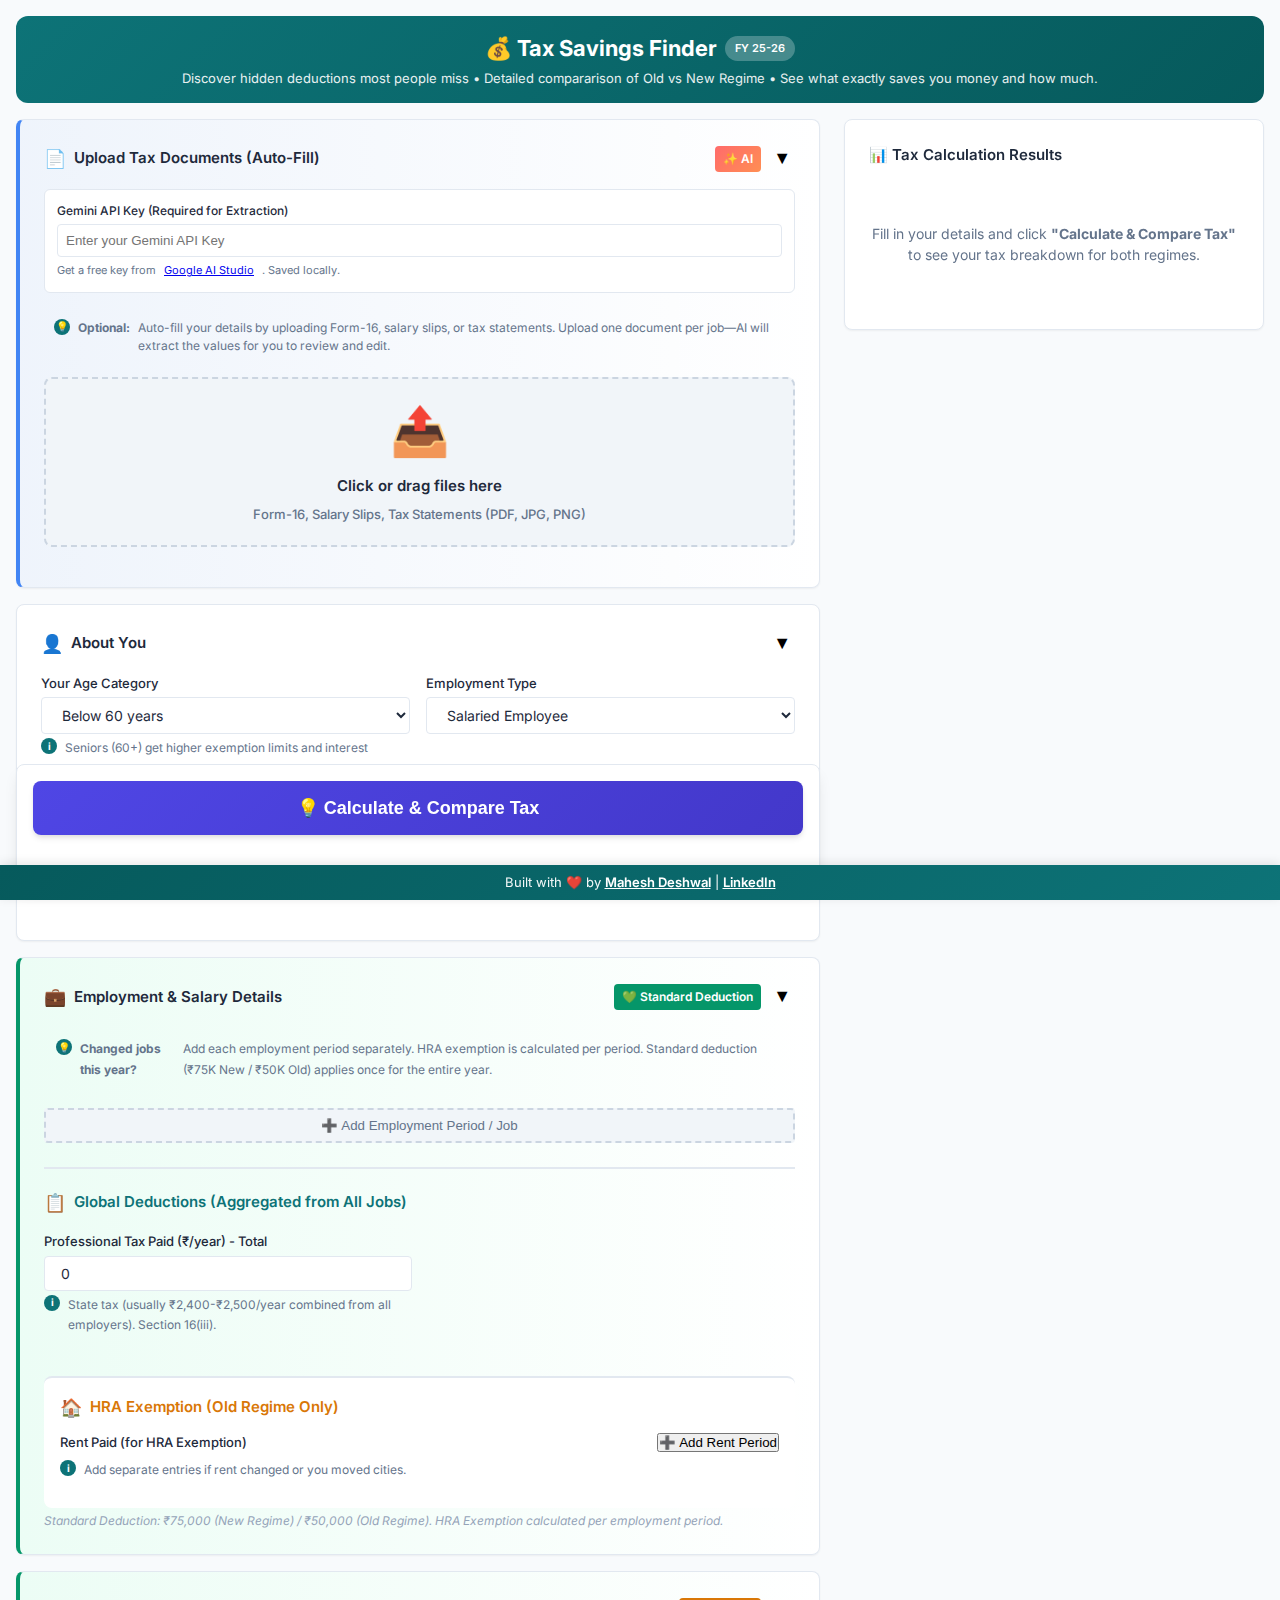
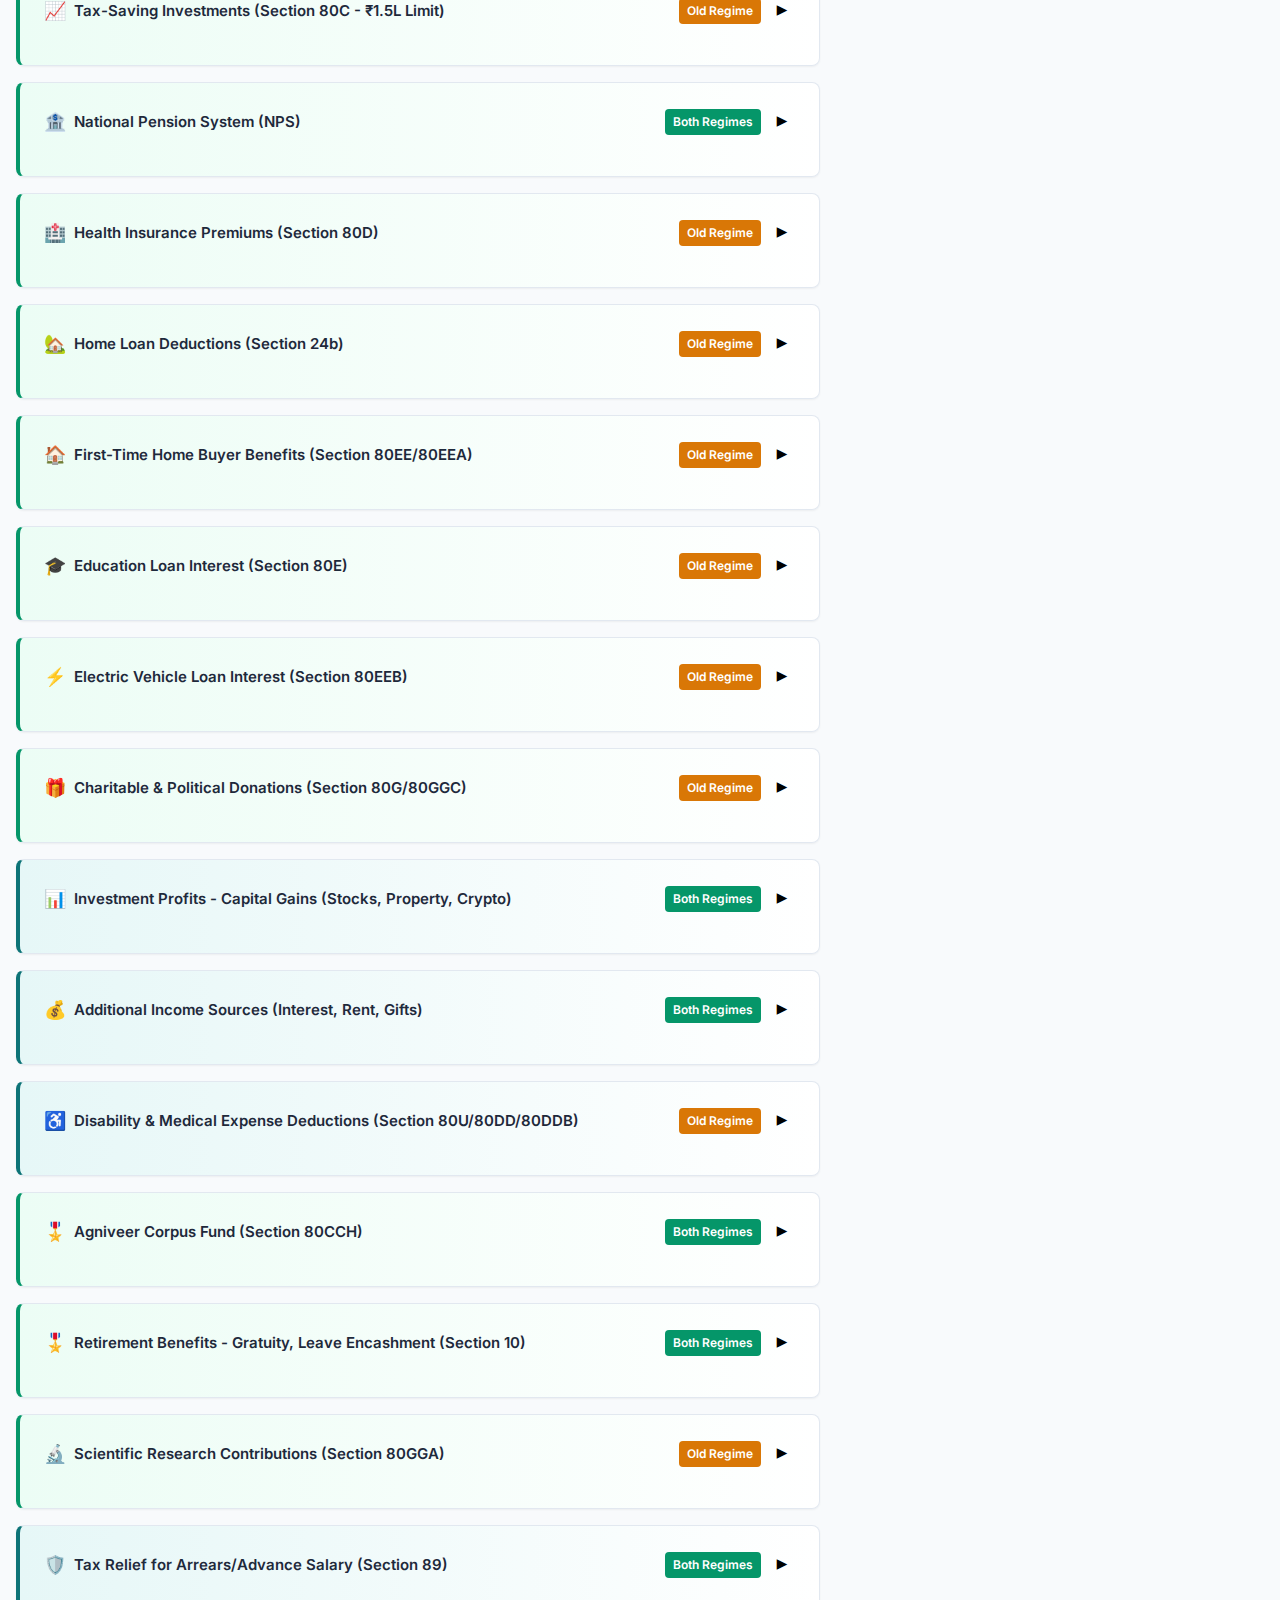
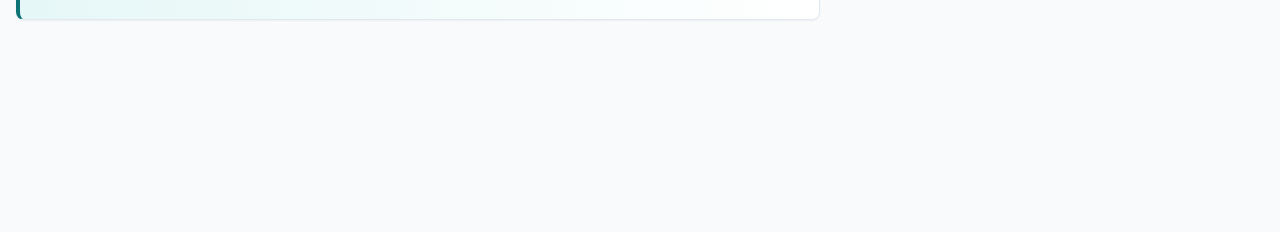
<file: src/index.html>
<!DOCTYPE html>
<html lang="en">
  <head>
    <meta charset="UTF-8" />
    <meta name="viewport" content="width=device-width, initial-scale=1.0" />
    <title>Income Tax Calculator - FY 2025-26 | Complete Tax Savings Guide</title>
    <meta name="description" content="Calculate your income tax for FY 2025-26 (AY 2026-27). Compare Old vs New Tax Regime. Find every deduction under Section 80C, 80D, HRA, NPS and more." />

    <!-- Google Fonts - Inter -->
    <link rel="preconnect" href="https://fonts.googleapis.com" />
    <link rel="preconnect" href="https://fonts.gstatic.com" crossorigin />
    <link href="https://fonts.googleapis.com/css2?family=Inter:wght@400;500;600;700&display=swap" rel="stylesheet" />

    <!-- Styles -->
    <link rel="stylesheet" href="styles/main.css" />
  </head>
  <body>
    <div class="app-container">
      <!-- ========================
             HEADER
             ======================== -->
      <header class="app-header">
        <div class="header-content">
          <h1>💰 Tax Savings Finder <span class="fy-badge">FY 25-26</span></h1>
          <p class="subtitle">Discover hidden deductions most people miss • Detailed compararison of Old vs New Regime • See what exactly saves you money and how much.</p>
        </div>
      </header>

      <!-- Regime comparison is always enabled - no toggle needed -->

      <div class="main-layout">
        <!-- ========================
                 LEFT COLUMN: INPUT SECTIONS
                 ======================== -->
        <div class="input-sections">
          <!-- SECTION: Tax Document Upload -->
          <div class="section section--upload" id="section-upload">
            <div class="section-header" onclick="toggleSection('upload')">
              <span class="section-icon">📄</span>
              <h2 class="section-title">Upload Tax Documents (Auto-Fill)</h2>
              <span class="section-badge section-badge--new">✨ AI</span>
              <button class="section-toggle" id="toggle-upload">▼</button>
            </div>
            <div class="section-content" id="content-upload">
              <div class="api-key-container" style="background: var(--color-bg-secondary); padding: 12px; border-radius: 6px; margin-bottom: 16px; border: 1px solid var(--color-border);">
                <label for="geminiApiKey" style="display: block; font-size: 12px; font-weight: 500; margin-bottom: 4px;">Gemini API Key (Required for Extraction)</label>
                <div style="display: flex; gap: 8px; align-items: center;">
                    <div style="position: relative; flex: 1;">
                         <input type="password" id="geminiApiKey" placeholder="Enter your Gemini API Key" style="width: 100%; padding: 8px; padding-right: 30px; border: 1px solid var(--color-border); border-radius: 4px;" />
                         <span id="apiKeyStatusIcon" style="position: absolute; right: 8px; top: 50%; transform: translateY(-50%); opacity: 0; transition: opacity 0.3s;">✅</span>
                    </div>
                </div>
                <p id="apiKeyStatus" class="help-text" style="margin-top: 4px; color: var(--color-text-secondary); font-size: 11px;">
                    Get a free key from <a href="https://aistudio.google.com/app/apikey" target="_blank">Google AI Studio</a>. Saved locally.
                </p>
              </div>

              <p class="help-text" style="margin-bottom: 12px; background: var(--color-info-bg); padding: 10px; border-radius: 6px; line-height: 1.5;">
                <span class="info-icon">💡</span>
                <strong>Optional:</strong> Auto-fill your details by uploading Form-16, salary slips, or tax statements. 
                Upload one document per job—AI will extract the values for you to review and edit.
              </p>

              <div id="documentUploadArea" class="upload-area">
                <input type="file" id="taxDocuments" accept=".pdf,.jpg,.jpeg,.png,.webp" multiple style="display: none" />
                <label for="taxDocuments" class="upload-label">
                  <span class="upload-icon">📤</span>
                  <span class="upload-text">Click or drag files here</span>
                  <span class="upload-hint">Form-16, Salary Slips, Tax Statements (PDF, JPG, PNG)</span>
                </label>
              </div>

              <div id="uploadedDocsList" style="margin-top: 16px"></div>

              <div id="extractionStatus" style="margin-top: 16px; display: none"></div>

              <button id="extractBtn" class="extract-btn" onclick="extractFromDocuments()" style="display: none; margin-top: 16px; width: 100%">🤖 Extract Data with AI</button>

              <div id="extractionResults" style="margin-top: 20px; display: none"></div>
            </div>
          </div>

          <!-- SECTION: Personal Information -->
          <div class="section" id="section-personal">
            <div class="section-header" onclick="toggleSection('personal')">
              <span class="section-icon">👤</span>
              <h2 class="section-title">About You</h2>
              <button class="section-toggle" id="toggle-personal">▼</button>
            </div>
            <div class="section-content" id="content-personal">
              <div class="form-row">
                <div class="form-group">
                  <label for="ageCategory">Your Age Category</label>
                  <select id="ageCategory" onchange="updateUIForAge()">
                    <option value="below60">Below 60 years</option>
                    <option value="60to80">60 to 80 years (Senior Citizen)</option>
                    <option value="above80">Above 80 years (Super Senior)</option>
                  </select>
                  <p class="help-text">
                    <span class="info-icon">i</span>
                    Seniors (60+) get higher exemption limits and interest deductions.
                  </p>
                </div>
                <div class="form-group">
                  <label for="employmentType">Employment Type</label>
                  <select id="employmentType" onchange="updateUIForEmployment()">
                    <option value="salaried">Salaried Employee</option>
                    <option value="pensioner">Pensioner</option>
                    <option value="unemployed">Unemployed / Other Income</option>
                  </select>
                </div>
              </div>
              <div class="form-row">
                <div class="form-group">
                  <label for="employerType">Employer Type</label>
                  <select id="employerType" onchange="updateNPSLimits()">
                    <option value="private">Private Sector</option>
                    <option value="government">Government (Central/State)</option>
                    <option value="psu">Public Sector Undertaking (PSU)</option>
                  </select>
                  <p class="help-text">
                    <span class="info-icon">i</span>
                    Affects NPS employer contribution limit (10% private, 14% govt in Old Regime).
                  </p>
                </div>
              </div>
            </div>
          </div>

          <!-- SECTION: Employment Periods (Salary & Income) -->
          <div class="section section--savings" id="section-employment">
            <div class="section-header" onclick="toggleSection('employment')">
              <span class="section-icon">💼</span>
              <h2 class="section-title">Employment & Salary Details</h2>
              <span class="section-badge">💚 Standard Deduction</span>
              <button class="section-toggle" id="toggle-employment">▼</button>
            </div>
            <div class="section-content" id="content-employment">
              <p class="help-text" style="margin-bottom: 16px; background: var(--color-info-bg); padding: 12px; border-radius: 6px">
                <span class="info-icon">💡</span>
                <strong>Changed jobs this year?</strong>
                Add each employment period separately. HRA exemption is calculated per period. Standard deduction (₹75K New / ₹50K Old) applies once for the entire year.
              </p>

              <!-- Dynamic Employment Periods Container -->
              <div id="employmentPeriodsContainer">
                <!-- Employment periods will be dynamically added here -->
              </div>

              <button class="add-entry-btn" onclick="addEmploymentPeriod()" style="margin-bottom: 20px">➕ Add Employment Period / Job</button>

              <!-- Aggregated salary info -->
              <div id="totalSalaryInfo" style="margin-bottom: 16px; padding: 12px; background: var(--color-bg-tertiary); border-radius: 6px; display: none">
                <strong>📊 Total Salary:</strong>
                <span id="totalSalaryAmount">₹0</span>
                <span style="color: var(--color-text-secondary); margin-left: 10px">|</span>
                <strong style="margin-left: 10px">Total Months:</strong>
                <span id="totalMonthsWorked">0</span>
                / 12
              </div>

              <!-- ═══════════════════════════════════════════════════ -->
              <!-- SUBSECTION: Global Deductions -->
              <!-- ═══════════════════════════════════════════════════ -->
              <div style="margin-top: 24px; padding-top: 20px; border-top: 2px solid var(--color-border);">
                <h3 style="margin: 0 0 16px 0; font-size: 15px; font-weight: 600; color: var(--color-primary); display: flex; align-items: center; gap: 8px;">
                  <span style="font-size: 18px;">📋</span> Global Deductions (Aggregated from All Jobs)
                </h3>

                <!-- Global: Professional Tax -->
                <div class="form-row">
                  <div class="form-group">
                    <label for="professionalTax">Professional Tax Paid (₹/year) - Total</label>
                    <input type="number" id="professionalTax" placeholder="e.g., 2500" value="0" min="0" max="2500" />
                    <p class="help-text">
                      <span class="info-icon">i</span>
                      State tax (usually ₹2,400-₹2,500/year combined from all employers). Section 16(iii).
                    </p>
                  </div>
                </div>
              </div>

              <!-- ═══════════════════════════════════════════════════ -->
              <!-- SUBSECTION: HRA / Rent -->
              <!-- ═══════════════════════════════════════════════════ -->
              <div class="old-regime-only" style="margin-top: 24px; padding: 16px; border-top: 2px solid var(--color-border); background: var(--color-bg-secondary); border-radius: 8px;">
                <h3 style="margin: 0 0 12px 0; font-size: 15px; font-weight: 600; color: var(--color-warning); display: flex; align-items: center; gap: 8px;">
                  <span style="font-size: 18px;">🏠</span> HRA Exemption (Old Regime Only)
                </h3>
                
                <div id="rentSection" style="width: 100%;">
                    <label style="display: flex; justify-content: space-between; align-items: center; margin-bottom: 8px;">
                        <span>Rent Paid (for HRA Exemption)</span>
                        <button class="add-entry-btn--small" onclick="addRentPayment()">➕ Add Rent Period</button>
                    </label>
                    <p class="help-text" style="margin-bottom: 12px;">
                        <span class="info-icon">i</span>
                        Add separate entries if rent changed or you moved cities.
                    </p>
                    
                    <div id="rentPaymentsContainer" style="width: 100%;">
                        <!-- Dynamic Rent Payments -->
                    </div>
                </div>
              </div>

              <p class="law-ref">Standard Deduction: ₹75,000 (New Regime) / ₹50,000 (Old Regime). HRA Exemption calculated per employment period.</p>
            </div>
          </div>

          <!-- SECTION: 80C Investments (Old Regime Only) -->
          <div class="section section--savings old-regime-only" id="section-80c">
            <div class="section-header" onclick="toggleSection('80c')">
              <span class="section-icon">📈</span>
              <h2 class="section-title">Tax-Saving Investments (Section 80C - ₹1.5L Limit)</h2>
              <span class="section-badge section-badge--old-only">Old Regime</span>
              <button class="section-toggle collapsed" id="toggle-80c">▼</button>
            </div>
            <div class="section-content hidden" id="content-80c">
              <p class="help-text" style="margin-bottom: 16px">
                <span class="info-icon">i</span>
                All 80C investments share a combined ₹1,50,000 limit. EPF contribution (above) counts here too.
              </p>

              <div class="dynamic-entries" id="investments80c">
                <!-- Dynamic investment entries will be added here -->
              </div>

              <button class="add-entry-btn" onclick="addInvestment80C()">➕ Add Investment</button>

              <div id="total80c" style="margin-top: 16px; padding: 12px; background: var(--color-bg-tertiary); border-radius: 4px">
                <strong>Total 80C:</strong>
                <span id="total80cAmount">₹0</span>
                / ₹1,50,000
                <div id="remaining80c" class="help-text" style="margin-top: 4px">Remaining limit: ₹1,50,000</div>
              </div>
              
              <!-- EPF Display (Auto-calculated) -->
              <div id="epf80cRow" style="margin-top: 12px; padding: 12px; border: 1px dashed var(--color-border); border-radius: 4px; display: none;">
                <div style="display: flex; justify-content: space-between; align-items: center;">
                    <div>
                        <strong style="font-size: 13px;">Employee Provident Fund (EPF)</strong>
                        <div style="font-size: 11px; color: var(--color-text-secondary);">From Salary (Auto-added to 80C)</div>
                    </div>
                    <span id="epf80cAmount" style="font-weight: 600; color: var(--color-primary);">₹0</span>
                </div>
              </div>

              <p class="law-ref">Section 80C: PPF, ELSS, LIC, NSC, SCSS, Tuition Fees, Home Loan Principal, Sukanya Samriddhi, Tax-Saver FD, etc.</p>
            </div>
          </div>

          <!-- SECTION: NPS -->
          <div class="section section--savings" id="section-nps">
            <div class="section-header" onclick="toggleSection('nps')">
              <span class="section-icon">🏦</span>
              <h2 class="section-title">National Pension System (NPS)</h2>
              <span class="section-badge section-badge--common">Both Regimes</span>
              <button class="section-toggle collapsed" id="toggle-nps">▼</button>
            </div>
            <div class="section-content hidden" id="content-nps">
              <div class="form-row">
                <div class="form-group old-regime-only">
                  <label for="npsContribution">Your NPS Tier-1 Contribution (₹)</label>
                  <input type="number" id="npsContribution" placeholder="e.g., 50000" value="0" min="0" />
                  <p class="help-text">
                    <span class="info-icon">i</span>
                    80CCD(1): Within 80C pool, max 10% of salary. Old Regime only.
                  </p>
                </div>
                <div class="form-group old-regime-only">
                  <label for="npsExtraContribution">Additional NPS - 80CCD(1B) (₹)</label>
                  <input type="number" id="npsExtraContribution" placeholder="e.g., 50000" value="0" min="0" max="50000" />
                  <p class="help-text">
                    <span class="info-icon">i</span>
                    EXTRA ₹50,000 over 80C limit! Only for NPS Tier-1. Old Regime only.
                  </p>
                </div>
              </div>
              <div class="form-group">
                <label for="employerNPSContribution">Employer's NPS Contribution (₹)</label>
                <input type="number" id="employerNPSContribution" placeholder="e.g., 84000" value="0" min="0" />
                <p class="help-text">
                  <span class="info-icon">i</span>
                  80CCD(2): Available in BOTH regimes! Limit: 14% of Basic+DA (New Regime for all), 10%/14% (Old Regime private/govt).
                </p>
              </div>
              <p class="law-ref">Section 80CCD: NPS has 3 buckets - (1) Your contribution (80C pool), (1B) Extra ₹50K, (2) Employer (14% of Basic+DA in New, 10-14% in Old).</p>
            </div>
          </div>

          <!-- SECTION: Health Insurance (80D) -->
          <div class="section section--savings old-regime-only" id="section-80d">
            <div class="section-header" onclick="toggleSection('80d')">
              <span class="section-icon">🏥</span>
              <h2 class="section-title">Health Insurance Premiums (Section 80D)</h2>
              <span class="section-badge section-badge--old-only">Old Regime</span>
              <button class="section-toggle collapsed" id="toggle-80d">▼</button>
            </div>
            <div class="section-content hidden" id="content-80d">
              <div class="form-row">
                <div class="form-group">
                  <label for="healthInsuranceSelf">Self + Family Premium (₹/year)</label>
                  <input type="number" id="healthInsuranceSelf" placeholder="e.g., 25000" value="0" min="0" />
                  <p class="help-text">
                    <span class="info-icon">i</span>
                    Premium for self, spouse, dependent children. Max ₹25K (<60) or ₹50K (senior).
                  </p>
                </div>
                <div class="form-group">
                  <label for="healthInsuranceParents">Parents' Premium (₹/year)</label>
                  <input type="number" id="healthInsuranceParents" placeholder="e.g., 50000" value="0" min="0" />
                  <p class="help-text">
                    <span class="info-icon">i</span>
                    Premium for parents. Max ₹25K (parents <60) or ₹50K (parents 60+).
                  </p>
                </div>
              </div>
              <div class="form-row">
                <div class="form-group">
                  <label for="parentsAgeCategory">Parents' Age</label>
                  <select id="parentsAgeCategory">
                    <option value="below60">Parents below 60 years</option>
                    <option value="60to80">Parents 60+ years (Senior)</option>
                  </select>
                </div>
                <div class="form-group">
                  <label for="preventiveCheckup">Preventive Health Checkup (₹)</label>
                  <input type="number" id="preventiveCheckup" placeholder="e.g., 5000" value="0" min="0" max="5000" />
                  <p class="help-text">
                    <span class="info-icon">i</span>
                    Up to ₹5,000 (included in above limits, not extra). Cash payment allowed.
                  </p>
                </div>
              </div>
              <p class="law-ref">Section 80D: Max ₹25K self (<60), ₹50K (senior). Same for parents. Total up to ₹1L if all are seniors.</p>
            </div>
          </div>

          <!-- SECTION: Home Loan -->
          <div class="section section--savings old-regime-only" id="section-homeloan">
            <div class="section-header" onclick="toggleSection('homeloan')">
              <span class="section-icon">🏡</span>
              <h2 class="section-title">Home Loan Deductions (Section 24b)</h2>
              <span class="section-badge section-badge--old-only">Old Regime</span>
              <button class="section-toggle collapsed" id="toggle-homeloan">▼</button>
            </div>
            <div class="section-content hidden" id="content-homeloan">
              <div class="form-row">
                <div class="form-group">
                  <label for="homeLoanInterest">Home Loan Interest Paid (₹/year)</label>
                  <input type="number" id="homeLoanInterest" placeholder="e.g., 200000" value="0" min="0" />
                  <p class="help-text">
                    <span class="info-icon">i</span>
                    Section 24(b): Max ₹2L for self-occupied property. Unlimited for let-out.
                  </p>
                </div>
                <div class="form-group">
                  <label for="homeLoanPrincipal">Home Loan Principal Paid (₹/year)</label>
                  <input type="number" id="homeLoanPrincipal" placeholder="e.g., 100000" value="0" min="0" />
                  <p class="help-text">
                    <span class="info-icon">i</span>
                    Part of 80C pool. Principal repayment is deductible under 80C.
                  </p>
                </div>
              </div>
              <div class="form-group">
                <label class="checkbox-label">
                  <input type="checkbox" id="isPropertyLetOut" />
                  <span>Property is rented out (Let-Out property)</span>
                </label>
                <p class="help-text">
                  <span class="info-icon">i</span>
                  If let-out, there's NO limit on interest deduction, but rental income is taxable.
                </p>
              </div>
              <p class="law-ref">Section 24(b) for Interest, Section 80C for Principal. New Regime: NO home loan interest deduction.</p>
            </div>
          </div>

          <!-- SECTION: Education Loan (80E) -->
          <!-- SECTION: Legacy Home Loan (80EE / 80EEA) -->
          <div class="section section--savings old-regime-only" id="section-legacy-home">
            <div class="section-header" onclick="toggleSection('legacy-home')">
              <span class="section-icon">🏠</span>
              <h2 class="section-title">First-Time Home Buyer Benefits (Section 80EE/80EEA)</h2>
              <span class="section-badge section-badge--old-only">Old Regime</span>
              <button class="section-toggle collapsed" id="toggle-legacy-home">▼</button>
            </div>
            <div class="section-content hidden" id="content-legacy-home">
              
              <!-- 80EE -->
              <div class="form-group" style="margin-bottom: 16px;">
                 <label for="section80EEInterest">Interest u/s 80EE (FY 16-17 Loans)</label>
                 <input type="number" id="section80EEInterest" placeholder="Max ₹50,000" value="0" min="0" />
                 <p class="help-text">
                   <span class="info-icon">i</span>
                   Extra deduction up to ₹50,000 over 24(b). Loans sanctioned Apr 1, 2016 - Mar 31, 2017.
                 </p>
              </div>

              <!-- 80EEA -->
              <div class="form-group">
                 <label for="section80EEAInterest">Interest u/s 80EEA (FY 19-22 Loans)</label>
                 <input type="number" id="section80EEAInterest" placeholder="Max ₹1,50,000" value="0" min="0" />
                 <p class="help-text">
                   <span class="info-icon">i</span>
                   Extra deduction up to ₹1.5L over 24(b). Loans sanctioned Apr 1, 2019 - Mar 31, 2022. Property value < ₹45L.
                 </p>
              </div>
              
              <p class="law-ref">Note: You cannot claim both 80EE and 80EEA. Claim only if 24(b) limit is exhausted.</p>
            </div>
          </div>

          <div class="section section--savings old-regime-only" id="section-80e">
            <div class="section-header" onclick="toggleSection('80e')">
              <span class="section-icon">🎓</span>
              <h2 class="section-title">Education Loan Interest (Section 80E)</h2>
              <span class="section-badge section-badge--old-only">Old Regime</span>
              <button class="section-toggle collapsed" id="toggle-80e">▼</button>
            </div>
            <div class="section-content hidden" id="content-80e">
              <div class="form-group">
                <label for="educationLoanInterest">Education Loan Interest Paid (₹/year)</label>
                <input type="number" id="educationLoanInterest" placeholder="e.g., 100000" value="0" min="0" />
                <p class="help-text">
                  <span class="info-icon">i</span>
                  UNLIMITED deduction! Available for 8 years from first repayment. For self, spouse, or children.
                </p>
              </div>
              <p class="law-ref">Section 80E: Interest on loan for higher education. Must be from recognized financial institution.</p>
            </div>
          </div>

          <!-- SECTION: EV Loan Interest (80EEB) -->
          <div class="section section--savings old-regime-only" id="section-80eeb">
            <div class="section-header" onclick="toggleSection('80eeb')">
              <span class="section-icon">⚡</span>
              <h2 class="section-title">Electric Vehicle Loan Interest (Section 80EEB)</h2>
              <span class="section-badge section-badge--old-only">Old Regime</span>
              <button class="section-toggle collapsed" id="toggle-80eeb">▼</button>
            </div>
            <div class="section-content hidden" id="content-80eeb">
              <div class="form-group">
                <label for="section80EEBInterest">EV Loan Interest Paid (₹/year)</label>
                <input type="number" id="section80EEBInterest" placeholder="e.g., 50000" value="0" min="0" />
                <p class="help-text">
                  <span class="info-icon">i</span>
                  Max deduction ₹1,50,000. For loans sanctioned between Apr 1, 2019 - Mar 31, 2023.
                </p>
              </div>
              <p class="law-ref">Section 80EEB: Deduction for interest on electric vehicle loan.</p>
            </div>
          </div>

          <!-- SECTION: Donations (80G / 80GGC) -->
          <div class="section section--savings" id="section-donations">
            <div class="section-header" onclick="toggleSection('donations')">
              <span class="section-icon">🎁</span>
              <h2 class="section-title">Charitable & Political Donations (Section 80G/80GGC)</h2>
              <span class="section-badge section-badge--old-only">Old Regime</span>
              <button class="section-toggle collapsed" id="toggle-donations">▼</button>
            </div>
            <div class="section-content hidden" id="content-donations">
              <p class="help-text" style="margin-bottom: 16px">
                <span class="info-icon">i</span>
                Section 80G (charitable donations) and Section 80GGC (political party donations) are available in Old Regime only.
              </p>

              <div class="dynamic-entries" id="donationsList">
                <!-- Dynamic donation entries will be added here -->
              </div>

              <button class="add-entry-btn" onclick="addDonation()">➕ Add Donation</button>

              <div style="margin-top: 12px; padding: 8px; background: var(--color-warning-bg); border-radius: 4px">
                <p class="help-text" style="margin: 0; color: var(--color-warning)">⚠️ Cash donations > ₹2,000 are NOT eligible. Use cheque/online for full benefit.</p>
              </div>

              <p class="law-ref">Section 80G: Charitable donations (50%/100%). Section 80GGC: Political parties (100%). Both Old Regime only.</p>
            </div>
          </div>

          <!-- SECTION: Capital Gains -->
          <div class="section section--other" id="section-capitalgains">
            <div class="section-header" onclick="toggleSection('capitalgains')">
              <span class="section-icon">📊</span>
              <h2 class="section-title">Investment Profits - Capital Gains (Stocks, Property, Crypto)</h2>
              <span class="section-badge section-badge--common">Both Regimes</span>
              <button class="section-toggle collapsed" id="toggle-capitalgains">▼</button>
            </div>
            <div class="section-content hidden" id="content-capitalgains">
              
              <!-- EQUITY SUBSECTION -->
              <h3 class="subsection-title">Equity & Mutual Funds</h3>
              <div class="form-row">
                <div class="form-group">
                  <label for="stcgEquity">STCG - Short Term (₹)</label>
                  <input type="number" id="stcgEquity" placeholder="e.g., 50000" value="0" min="0" />
                  <p class="help-text">
                    <span class="info-icon">i</span>
                    Held < 12 months. Taxed at 20% (Section 111A).
                  </p>
                </div>
                <div class="form-group">
                  <label for="ltcgEquity">LTCG - Long Term (₹)</label>
                  <input type="number" id="ltcgEquity" placeholder="e.g., 200000" value="0" min="0" />
                  <p class="help-text">
                    <span class="info-icon">i</span>
                    Held > 12 months. First ₹1.25L tax-free, then 12.5%.
                  </p>
                </div>
              </div>

              <!-- REAL ESTATE SUBSECTION -->
              <h3 class="subsection-title" style="margin-top: 24px; border-top: 1px solid var(--color-border); padding-top: 12px;">
                🏠 Real Estate Property Sale
              </h3>
              <div class="form-row">
                <div class="form-group">
                  <label for="realEstateSaleValue">Sale Value (₹)</label>
                  <input type="number" id="realEstateSaleValue" placeholder="Full Sale Consideration" value="0" min="0" />
                </div>
                <div class="form-group">
                  <label for="realEstatePurchaseValue">Purchase Cost (₹)</label>
                  <input type="number" id="realEstatePurchaseValue" placeholder="Cost of Acquisition" value="0" min="0" />
                </div>
              </div>
              <div class="form-row">
                <div class="form-group">
                  <label for="realEstatePurchaseDate">Date of Purchase</label>
                  <input type="date" id="realEstatePurchaseDate" />
                  <p class="help-text" style="color: var(--color-primary)">
                    <span class="info-icon">i</span>
                    <strong>Benefit:</strong> Bought before July 23, 2024? We'll check if 20% (with indexation) is better than 12.5%!
                  </p>
                </div>
                <div class="form-group">
                  <label for="realEstateTransferExpenses">Transfer Expenses (₹)</label>
                  <input type="number" id="realEstateTransferExpenses" placeholder="Brokerage, Legal Fees" value="0" min="0" />
                </div>
              </div>

              <!-- EXEMPTIONS SUBSECTION -->
              <h3 class="subsection-title" style="margin-top: 24px; border-top: 1px solid var(--color-border); padding-top: 12px;">
                🛡️ Exemptions (Reinvestment)
              </h3>
              <div class="form-row">
                <div class="form-group">
                  <label for="investmentSec54">New Residential House (Sec 54/54F)</label>
                  <input type="number" id="investmentSec54" placeholder="Amount Invested" value="0" min="0" />
                  <p class="help-text">
                    <span class="info-icon">i</span>
                    Max Exemption: <strong>₹10 Crore</strong>.
                  </p>
                </div>
                <div class="form-group">
                  <label for="investmentSec54EC">Bonds - NHAI/REC (Sec 54EC)</label>
                  <input type="number" id="investmentSec54EC" placeholder="Amount Invested" value="0" min="0" />
                  <p class="help-text">
                    <span class="info-icon">i</span>
                    Max Limit: <strong>₹50 Lakh</strong>. Lock-in 5 years.
                  </p>
                </div>
              </div>
              
              <div class="form-group">
                  <label for="capitalGainDeposit">CGAS Deposit (Unutilized Gain)</label>
                  <input type="number" id="capitalGainDeposit" placeholder="Deposited in Cap Gain Acct" value="0" min="0" />
                  <p class="help-text">
                    <span class="info-icon">i</span>
                    Deposited in Capital Gains Account Scheme before filing ITR?
                  </p>
              </div>

              <!-- LOSSES SUBSECTION -->
              <h3 class="subsection-title" style="margin-top: 24px; border-top: 1px solid var(--color-border); padding-top: 12px;">
                📉 Capital Losses
              </h3>
              <div class="form-row">
                <div class="form-group">
                  <label for="stclCarryForward">Short-Term Capital Losses (₹)</label>
                  <input type="number" id="stclCarryForward" placeholder="e.g., 25000" value="0" min="0" />
                </div>
                <div class="form-group">
                  <label for="ltclCarryForward">Long-Term Capital Losses (₹)</label>
                  <input type="number" id="ltclCarryForward" placeholder="e.g., 10000" value="0" min="0" />
                </div>
              </div>

              <p class="law-ref">Real Estate: 12.5% (No Index) OR 20% (With Index) if bought < 23-Jul-2024. Equity: 20% (STCG) / 12.5% (LTCG).</p>
            </div>
          </div>

          <!-- SECTION: Other Income -->
          <div class="section section--other" id="section-otherincome">
            <div class="section-header" onclick="toggleSection('otherincome')">
              <span class="section-icon">💰</span>
              <h2 class="section-title">Additional Income Sources (Interest, Rent, Gifts)</h2>
              <span class="section-badge section-badge--common">Both Regimes</span>
              <button class="section-toggle collapsed" id="toggle-otherincome">▼</button>
            </div>
            <div class="section-content hidden" id="content-otherincome">
              <div class="form-row">
                <div class="form-group">
                  <label for="savingsInterest">Savings Account Interest (₹/year)</label>
                  <input type="number" id="savingsInterest" placeholder="e.g., 15000" value="0" min="0" />
                  <p class="help-text">
                    <span class="info-icon">i</span>
                    80TTA: ₹10K deduction (<60). 80TTB: ₹1L deduction (60+, includes FD). Old Regime only.
                  </p>
                </div>
                <div class="form-group">
                  <label for="fdInterest">Fixed Deposit Interest (₹/year)</label>
                  <input type="number" id="fdInterest" placeholder="e.g., 50000" value="0" min="0" />
                  <p class="help-text">
                    <span class="info-icon">i</span>
                    Fully taxable for non-seniors. Seniors get ₹1L combined deduction (80TTB).
                  </p>
                </div>
              </div>
              <div class="form-row">
                <div class="form-group">
                  <label for="dividendIncome">Dividend Income (₹/year)</label>
                  <input type="number" id="dividendIncome" placeholder="e.g., 30000" value="0" min="0" />
                  <p class="help-text">
                    <span class="info-icon">i</span>
                    Dividends are taxable at your slab rate (no DDT anymore).
                  </p>
                </div>
                <div class="form-group">
                  <label for="rentalIncome">Gross Rental Income (₹/year)</label>
                  <input type="number" id="rentalIncome" placeholder="e.g., 240000" value="0" min="0" />
                  <p class="help-text">
                    <span class="info-icon">i</span>
                    30% standard deduction automatic (Section 24a). Net income is taxable.
                  </p>
                </div>
              </div>
              <div class="form-row">
                <div class="form-group">
                  <label for="agriculturalIncome">Agricultural Income (₹/year)</label>
                  <input type="number" id="agriculturalIncome" placeholder="e.g., 100000" value="0" min="0" />
                  <p class="help-text" style="color: var(--color-success)">
                    <span class="info-icon" style="background: var(--color-success)">✓</span>
                    <strong>100% TAX-FREE!</strong>
                    Farming, crop sales, agri-land rent. NO LIMIT.
                  </p>
                </div>
                <div class="form-group">
                  <label for="familyPension">Family Pension (₹/year)</label>
                  <input type="number" id="familyPension" placeholder="e.g., 120000" value="0" min="0" />
                  <p class="help-text">
                    <span class="info-icon">i</span>
                    Deduction: ₹15K (Old) or ₹25K (New) or 1/3rd, whichever is lower.
                  </p>
                </div>
              </div>
              <div class="form-group">
                <label for="nonRelativeGifts">Gifts from Non-Relatives (₹/year)</label>
                <input type="number" id="nonRelativeGifts" placeholder="e.g., 75000" value="0" min="0" />
                <p class="help-text">
                  <span class="info-icon">i</span>
                  Exempt if total ≤ ₹50,000/year. Entire amount taxable if > ₹50,000. Relative gifts: unlimited exempt.
                </p>
              </div>
            </div>
          </div>

          <!-- SECTION: Disabilities (Special Cases) -->
          <div class="section section--other old-regime-only" id="section-disabilities">
            <div class="section-header" onclick="toggleSection('disabilities')">
              <span class="section-icon">♿</span>
              <h2 class="section-title">Disability & Medical Expense Deductions (Section 80U/80DD/80DDB)</h2>
              <span class="section-badge section-badge--old-only">Old Regime</span>
              <button class="section-toggle collapsed" id="toggle-disabilities">▼</button>
            </div>
            <div class="section-content hidden" id="content-disabilities">
              <div class="form-row">
                <div class="form-group">
                  <label for="selfDisabilityLevel">Your Disability (if certified)</label>
                  <select id="selfDisabilityLevel">
                    <option value="">No disability</option>
                    <option value="40to79">40-79% disability (₹75,000)</option>
                    <option value="80plus">80%+ severe disability (₹1,25,000)</option>
                  </select>
                  <p class="help-text">
                    <span class="info-icon">i</span>
                    Section 80U: Flat deduction for certified disability.
                  </p>
                </div>
                <div class="form-group">
                  <label for="dependentDisabilityLevel">Dependent with Disability</label>
                  <select id="dependentDisabilityLevel">
                    <option value="">No disabled dependent</option>
                    <option value="40to79">40-79% disability (₹75,000)</option>
                    <option value="80plus">80%+ severe disability (₹1,25,000)</option>
                  </select>
                  <p class="help-text">
                    <span class="info-icon">i</span>
                    Section 80DD: For spouse, children, parents, siblings with disability.
                  </p>
                </div>
              </div>
              <div class="form-group">
                <label for="specifiedDiseaseExpenses">Treatment for Specified Diseases (₹)</label>
                <input type="number" id="specifiedDiseaseExpenses" placeholder="e.g., 40000" value="0" min="0" />
                <p class="help-text">
                  <span class="info-icon">i</span>
                  Section 80DDB: Cancer, AIDS, neurological diseases, renal failure. Max ₹40K (<60) or ₹1L (60+).
                </p>
              </div>
              <p class="law-ref">Sections 80U, 80DD: Flat deductions. Section 80DDB: Medical treatment for specified diseases.</p>
            </div>
          </div>

          
          <!-- SECTION: Agniveer Corpus (80CCH) -->
          <div class="section section--savings" id="section-agniveer">
            <div class="section-header" onclick="toggleSection('agniveer')">
              <span class="section-icon">🎖️</span>
              <h2 class="section-title">Agniveer Corpus Fund (Section 80CCH)</h2>
              <span class="section-badge section-badge--common">Both Regimes</span>
              <button class="section-toggle collapsed" id="toggle-agniveer">▼</button>
            </div>
            <div class="section-content hidden" id="content-agniveer">
              <div class="form-group">
                <label for="agniveerContribution">Agniveer Corpus Fund Contribution (₹)</label>
                <input type="number" id="agniveerContribution" placeholder="Total (Self + Govt)" value="0" min="0" />
                <p class="help-text">
                  <span class="info-icon">i</span>
                  Full deduction for contributions to Agniveer Corpus Fund. Available in BOTH Old and New Regimes.
                </p>
              </div>
            </div>
          </div>

          <!-- SECTION: Retirement Benefits (Gratuity, Leave Encashment) -->
          <div class="section section--savings" id="section-retirement">
            <div class="section-header" onclick="toggleSection('retirement')">
              <span class="section-icon">🎖️</span>
              <h2 class="section-title">Retirement Benefits - Gratuity, Leave Encashment (Section 10)</h2>
              <span class="section-badge section-badge--common">Both Regimes</span>
              <button class="section-toggle collapsed" id="toggle-retirement">▼</button>
            </div>
            <div class="section-content hidden" id="content-retirement">
              <p class="help-text" style="margin-bottom: 16px; color: var(--color-success)">
                <span class="info-icon" style="background: var(--color-success)">✓</span>
                <strong>These are tax-FREE up to limits!</strong>
                Government employees get full exemption.
              </p>

              <div class="form-row">
                <div class="form-group">
                  <label for="gratuityReceived">Gratuity Received (₹)</label>
                  <input type="number" id="gratuityReceived" placeholder="e.g., 500000" value="0" min="0" />
                  <p class="help-text">
                    <span class="info-icon">i</span>
                    Section 10(10): Govt=100% exempt. Private=₹20L or formula, whichever lower.
                  </p>
                </div>
                <div class="form-group">
                  <label for="leaveEncashmentReceived">Leave Encashment on Retirement (₹)</label>
                  <input type="number" id="leaveEncashmentReceived" placeholder="e.g., 300000" value="0" min="0" />
                  <p class="help-text">
                    <span class="info-icon">i</span>
                    Section 10(10AA): Govt=100% exempt. Private=Max ₹25L exempt.
                  </p>
                </div>
              </div>

              <div class="form-row">
                <div class="form-group">
                  <label for="yearsOfService">Years of Service (for Gratuity formula)</label>
                  <input type="number" id="yearsOfService" placeholder="e.g., 15" value="0" min="0" max="50" />
                  <p class="help-text">
                    <span class="info-icon">i</span>
                    Used in formula: (Last Salary × 15 × Years) ÷ 26
                  </p>
                </div>
                <div class="form-group">
                  <label for="lastDrawnSalary">Last Drawn Monthly Salary (₹)</label>
                  <input type="number" id="lastDrawnSalary" placeholder="e.g., 80000" value="0" min="0" />
                  <p class="help-text">
                    <span class="info-icon">i</span>
                    Last salary (Basic+DA) for gratuity calculation. Leave 0 to auto-calculate.
                  </p>
                </div>
              </div>

              <div class="form-row">
                <div class="form-group">
                  <label for="vrsCompensationReceived">VRS Compensation Received (₹)</label>
                  <input type="number" id="vrsCompensationReceived" placeholder="e.g., 500000" value="0" min="0" />
                  <p class="help-text">
                    <span class="info-icon">i</span>
                    Section 10(10C): Max ₹5L exempt for Voluntary Retirement Scheme.
                  </p>
                </div>
                <div class="form-group">
                  <label for="retrenchmentCompensation">Retrenchment Compensation (₹)</label>
                  <input type="number" id="retrenchmentCompensation" placeholder="e.g., 300000" value="0" min="0" />
                  <p class="help-text">
                    <span class="info-icon">i</span>
                    Section 10(10B): Max ₹5L exempt for retrenchment.
                  </p>
                </div>
              </div>

              <p class="law-ref">Sections 10(10), 10(10AA), 10(10B), 10(10C): Retirement benefits are exempt up to specified limits.</p>
            </div>
          </div>

          <!-- SECTION: Scientific Research Donations (80GGA) -->
          <div class="section section--savings old-regime-only" id="section-80gga">
            <div class="section-header" onclick="toggleSection('80gga')">
              <span class="section-icon">🔬</span>
              <h2 class="section-title">Scientific Research Contributions (Section 80GGA)</h2>
              <span class="section-badge section-badge--old-only">Old Regime</span>
              <button class="section-toggle collapsed" id="toggle-80gga">▼</button>
            </div>
            <div class="section-content hidden" id="content-80gga">
              <p class="help-text" style="margin-bottom: 16px; color: var(--color-success)">
                <span class="info-icon" style="background: var(--color-success)">✓</span>
                <strong>100% deduction</strong>
                for donations to approved scientific research institutions!
              </p>

              <div class="form-row">
                <div class="form-group">
                  <label for="scientificResearchDonation">Donation Amount (₹)</label>
                  <input type="number" id="scientificResearchDonation" placeholder="e.g., 25000" value="0" min="0" />
                  <p class="help-text">
                    <span class="info-icon">i</span>
                    100% deduction. Not available if you have business income.
                  </p>
                </div>
                <div class="form-group">
                  <label for="scientificDonationPaymentMode">Payment Mode</label>
                  <select id="scientificDonationPaymentMode">
                    <option value="online">Online / Bank Transfer</option>
                    <option value="cheque">Cheque / Draft</option>
                    <option value="cash">Cash (max ₹2,000)</option>
                  </select>
                  <p class="help-text">
                    <span class="info-icon">i</span>
                    Cash donations > ₹2,000 are NOT eligible. Use cheque/online.
                  </p>
                </div>
              </div>

              <p class="law-ref">Section 80GGA: Donations for scientific research, rural development, or associations. NOT for business income taxpayers.</p>
            </div>
          </div>

          <!-- SECTION: Tax Reliefs (Section 89) -->
          <div class="section section--other" id="section-reliefs">
            <div class="section-header" onclick="toggleSection('reliefs')">
              <span class="section-icon">🛡️</span>
              <h2 class="section-title">Tax Relief for Arrears/Advance Salary (Section 89)</h2>
              <span class="section-badge section-badge--common">Both Regimes</span>
              <button class="section-toggle collapsed" id="toggle-reliefs">▼</button>
            </div>
            <div class="section-content hidden" id="content-reliefs">
              <div class="form-group">
                <label for="section89Relief">Relief u/s 89 (Arrears/Advance) (₹)</label>
                <input type="number" id="section89Relief" placeholder="Calculated relief amount" value="0" min="0" />
                <p class="help-text">
                  <span class="info-icon">i</span>
                  Enter the relief amount calculated as per Form 10E. Mandatory to file Form 10E online.
                  <br><small>Reduces final tax liability directly.</small>
                </p>
              </div>
            </div>
          </div>
          
          <!-- CALCULATE BUTTON -->
          <div class="calculate-section">
            <button class="calculate-btn" onclick="calculateTax()">💡 Calculate & Compare Tax</button>
          </div>
        </div>

        <!-- ========================
                 RIGHT COLUMN: RESULTS
                 ======================== -->
        <div class="results-panel" id="resultsPanel">
          <div class="result-card">
            <h3 class="result-title">📊 Tax Calculation Results</h3>
            <p style="color: var(--color-text-secondary); text-align: center; padding: 40px 0">
              Fill in your details and click
              <strong>"Calculate & Compare Tax"</strong>
              to see your tax breakdown for both regimes.
            </p>
          </div>
        </div>
      </div>
    </div>

    <!-- ========================
         BREAKDOWN MODAL
         ======================== -->
    <div id="breakdownModal" class="breakdown-modal" onclick="closeBreakdownModal(event)">
      <div class="modal-content" onclick="event.stopPropagation()">
        <button class="modal-close" onclick="closeBreakdownModal()">&times;</button>
        <div id="modalBreakdownContent"></div>
      </div>
    </div>

    <!-- ========================
         STICKY FOOTER
         ======================== -->
    <footer class="app-footer">
      <p>
        Built with ❤️ by 
        <a href="https://github.com/deshwalmahesh" target="_blank" rel="noopener">Mahesh Deshwal</a> | 
        <a href="https://www.linkedin.com/in/deshwalmahesh/" target="_blank" rel="noopener">LinkedIn</a>
      </p>
    </footer>

    <!-- ========================
         SCRIPTS
         ======================== -->
    <script src="scripts/config.js"></script>
    <script src="scripts/utils.js"></script>
    <script src="scripts/newRegime.js"></script>
    <script src="scripts/oldRegime.js"></script>
    <script src="scripts/geminiExtractor.js"></script>
    <script src="scripts/taxDocumentUploader.js"></script>
    <script src="scripts/app.js"></script>

  </body>
</html>
</file>
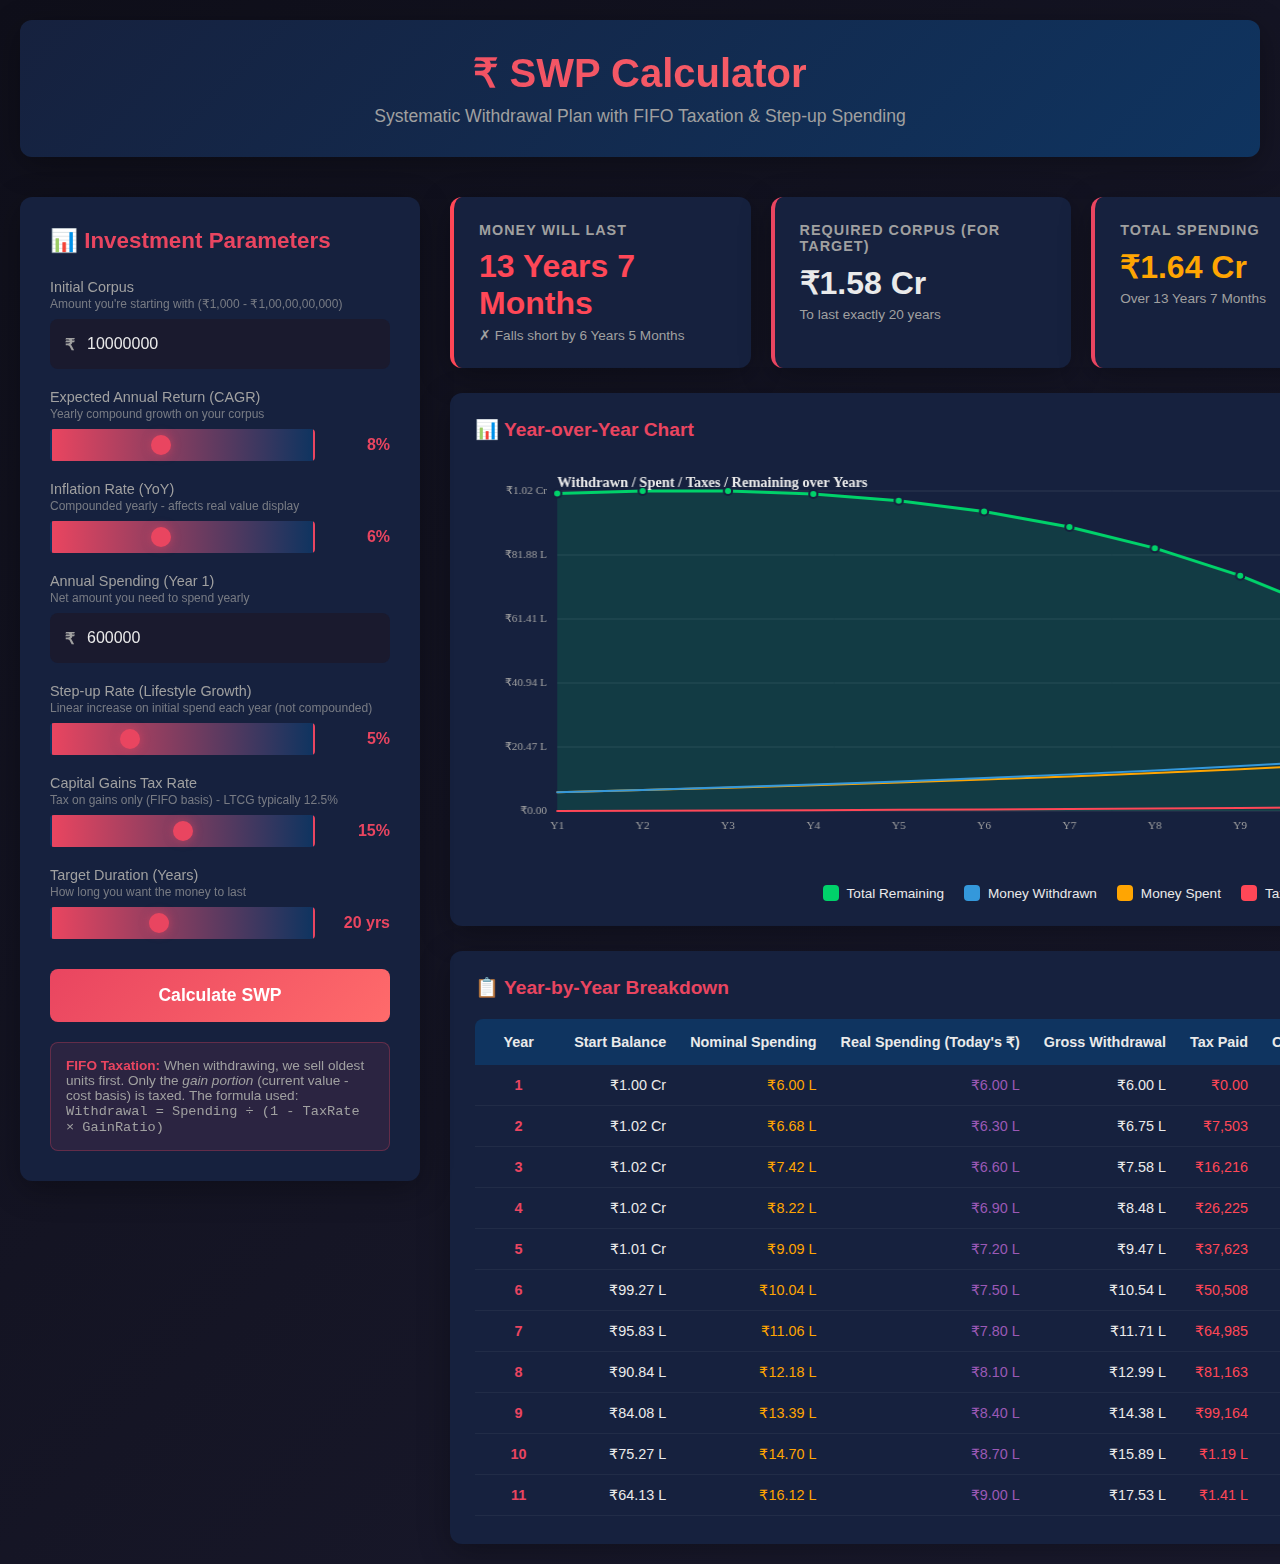
<file: docs/swp_calculator.html>
<!DOCTYPE html>
<html lang="en">
  <head>
    <meta charset="UTF-8" />
    <meta name="viewport" content="width=device-width, initial-scale=1.0" />
    <title>SWP Calculator - Systematic Withdrawal Plan</title>
    <style>
      :root {
        --bg-primary: #0f0f1a;
        --bg-secondary: #1a1a2e;
        --bg-card: #16213e;
        --accent-primary: #e94560;
        --accent-secondary: #0f3460;
        --text-primary: #eaeaea;
        --text-secondary: #a0a0a0;
        --success: #00d26a;
        --danger: #ff4757;
        --warning: #ffa502;
        --border-radius: 12px;
        --shadow: 0 8px 32px rgba(0, 0, 0, 0.3);
      }

      * {
        margin: 0;
        padding: 0;
        box-sizing: border-box;
      }

      body {
        font-family: "Segoe UI", Tahoma, Geneva, Verdana, sans-serif;
        background: linear-gradient(135deg, var(--bg-primary) 0%, var(--bg-secondary) 100%);
        min-height: 100vh;
        color: var(--text-primary);
        padding: 20px;
      }

      .container {
        max-width: 1400px;
        margin: 0 auto;
      }

      header {
        text-align: center;
        margin-bottom: 40px;
        padding: 30px;
        background: linear-gradient(135deg, var(--bg-card) 0%, var(--accent-secondary) 100%);
        border-radius: var(--border-radius);
        box-shadow: var(--shadow);
      }

      header h1 {
        font-size: 2.5rem;
        background: linear-gradient(90deg, var(--accent-primary), #ff6b6b);
        -webkit-background-clip: text;
        -webkit-text-fill-color: transparent;
        background-clip: text;
        margin-bottom: 10px;
      }

      header p {
        color: var(--text-secondary);
        font-size: 1.1rem;
      }

      .main-grid {
        display: grid;
        grid-template-columns: 400px 1fr;
        gap: 30px;
      }

      @media (max-width: 1000px) {
        .main-grid {
          grid-template-columns: 1fr;
        }
      }

      .input-panel {
        background: var(--bg-card);
        padding: 30px;
        border-radius: var(--border-radius);
        box-shadow: var(--shadow);
        height: fit-content;
        position: sticky;
        top: 20px;
      }

      .input-panel h2 {
        color: var(--accent-primary);
        margin-bottom: 25px;
        font-size: 1.4rem;
        display: flex;
        align-items: center;
        gap: 10px;
      }

      .input-group {
        margin-bottom: 20px;
      }

      .input-group label {
        display: block;
        margin-bottom: 8px;
        color: var(--text-secondary);
        font-size: 0.9rem;
        font-weight: 500;
      }

      .input-group label .hint {
        display: block;
        font-size: 0.75rem;
        color: var(--text-secondary);
        opacity: 0.7;
        margin-top: 2px;
      }

      .input-wrapper {
        position: relative;
        display: flex;
        align-items: center;
      }

      .input-wrapper .prefix {
        position: absolute;
        left: 15px;
        color: var(--text-secondary);
        font-weight: 600;
        z-index: 1;
      }

      .input-wrapper .suffix {
        position: absolute;
        right: 15px;
        color: var(--text-secondary);
        font-weight: 600;
      }

      input[type="number"],
      input[type="range"] {
        width: 100%;
        padding: 14px 15px;
        background: var(--bg-secondary);
        border: 2px solid transparent;
        border-radius: 8px;
        color: var(--text-primary);
        font-size: 1rem;
        transition: all 0.3s ease;
      }

      input[type="number"]:focus {
        outline: none;
        border-color: var(--accent-primary);
        box-shadow: 0 0 20px rgba(233, 69, 96, 0.2);
      }

      input[type="number"].has-prefix {
        padding-left: 35px;
      }

      input[type="number"].has-suffix {
        padding-right: 45px;
      }

      .slider-container {
        display: flex;
        align-items: center;
        gap: 15px;
      }

      input[type="range"] {
        -webkit-appearance: none;
        height: 8px;
        border-radius: 4px;
        background: linear-gradient(to right, var(--accent-primary) 0%, var(--accent-secondary) 100%);
        cursor: pointer;
      }

      input[type="range"]::-webkit-slider-thumb {
        -webkit-appearance: none;
        width: 20px;
        height: 20px;
        border-radius: 50%;
        background: var(--accent-primary);
        cursor: pointer;
        box-shadow: 0 0 10px rgba(233, 69, 96, 0.5);
      }

      .slider-value {
        min-width: 60px;
        text-align: right;
        font-weight: 600;
        color: var(--accent-primary);
      }

      .calculate-btn {
        width: 100%;
        padding: 16px;
        background: linear-gradient(135deg, var(--accent-primary) 0%, #ff6b6b 100%);
        border: none;
        border-radius: 8px;
        color: white;
        font-size: 1.1rem;
        font-weight: 600;
        cursor: pointer;
        transition: all 0.3s ease;
        margin-top: 10px;
      }

      .calculate-btn:hover {
        transform: translateY(-2px);
        box-shadow: 0 10px 30px rgba(233, 69, 96, 0.4);
      }

      .results-panel {
        display: flex;
        flex-direction: column;
        gap: 25px;
      }

      .summary-cards {
        display: grid;
        grid-template-columns: repeat(auto-fit, minmax(280px, 1fr));
        gap: 20px;
      }

      .summary-card {
        background: var(--bg-card);
        padding: 25px;
        border-radius: var(--border-radius);
        box-shadow: var(--shadow);
        border-left: 4px solid var(--accent-primary);
      }

      .summary-card.success {
        border-left-color: var(--success);
      }

      .summary-card.danger {
        border-left-color: var(--danger);
      }

      .summary-card h3 {
        color: var(--text-secondary);
        font-size: 0.9rem;
        margin-bottom: 10px;
        text-transform: uppercase;
        letter-spacing: 1px;
      }

      .summary-card .value {
        font-size: 2rem;
        font-weight: 700;
        margin-bottom: 5px;
      }

      .summary-card .value.success {
        color: var(--success);
      }

      .summary-card .value.danger {
        color: var(--danger);
      }

      .summary-card .subtext {
        color: var(--text-secondary);
        font-size: 0.85rem;
      }

      .chart-container {
        background: var(--bg-card);
        padding: 25px;
        border-radius: var(--border-radius);
        box-shadow: var(--shadow);
      }

      .chart-container h3 {
        color: var(--accent-primary);
        margin-bottom: 20px;
        font-size: 1.2rem;
      }

      .table-wrapper {
        overflow-x: auto;
        max-height: 500px;
        overflow-y: auto;
      }

      table {
        width: 100%;
        border-collapse: collapse;
        font-size: 0.9rem;
      }

      thead {
        position: sticky;
        top: 0;
        z-index: 10;
      }

      th {
        background: var(--accent-secondary);
        color: var(--text-primary);
        padding: 15px 12px;
        text-align: right;
        font-weight: 600;
        white-space: nowrap;
      }

      th:first-child {
        text-align: center;
        border-radius: 8px 0 0 0;
      }

      th:last-child {
        border-radius: 0 8px 0 0;
      }

      td {
        padding: 12px;
        text-align: right;
        border-bottom: 1px solid rgba(255, 255, 255, 0.05);
        white-space: nowrap;
      }

      td:first-child {
        text-align: center;
        font-weight: 600;
        color: var(--accent-primary);
      }

      tr:hover td {
        background: rgba(233, 69, 96, 0.1);
      }

      tr.depleted td {
        color: var(--danger);
        opacity: 0.6;
      }

      .amount-remaining {
        color: var(--success);
      }

      .amount-spent {
        color: var(--warning);
      }

      .amount-tax {
        color: var(--danger);
      }

      .info-box {
        background: rgba(233, 69, 96, 0.1);
        border: 1px solid rgba(233, 69, 96, 0.3);
        border-radius: 8px;
        padding: 15px;
        margin-top: 20px;
        font-size: 0.85rem;
        color: var(--text-secondary);
      }

      .info-box strong {
        color: var(--accent-primary);
      }

      .visual-chart {
        height: 300px;
        margin-bottom: 20px;
        position: relative;
        display: flex;
        align-items: flex-end;
        gap: 2px;
        padding: 20px 0;
        border-bottom: 2px solid var(--accent-secondary);
      }

      .bar-group {
        flex: 1;
        display: flex;
        flex-direction: column;
        align-items: center;
        gap: 5px;
        max-width: 40px;
      }

      .bar {
        width: 100%;
        background: linear-gradient(180deg, var(--accent-primary) 0%, var(--accent-secondary) 100%);
        border-radius: 4px 4px 0 0;
        min-height: 2px;
        transition: all 0.3s ease;
        position: relative;
      }

      .bar:hover {
        opacity: 0.8;
      }

      .bar-label {
        font-size: 0.7rem;
        color: var(--text-secondary);
        transform: rotate(-45deg);
        white-space: nowrap;
        margin-top: 10px;
      }

      .legend {
        display: flex;
        gap: 20px;
        justify-content: center;
        margin-top: 20px;
        flex-wrap: wrap;
      }

      .legend-item {
        display: flex;
        align-items: center;
        gap: 8px;
        font-size: 0.85rem;
      }

      .legend-color {
        width: 16px;
        height: 16px;
        border-radius: 4px;
      }

      /* Custom scrollbar */
      ::-webkit-scrollbar {
        width: 8px;
        height: 8px;
      }

      ::-webkit-scrollbar-track {
        background: var(--bg-secondary);
        border-radius: 4px;
      }

      ::-webkit-scrollbar-thumb {
        background: var(--accent-secondary);
        border-radius: 4px;
      }

      ::-webkit-scrollbar-thumb:hover {
        background: var(--accent-primary);
      }

      .formatted-number {
        font-variant-numeric: tabular-nums;
      }
    </style>
  </head>
  <body>
    <div class="container">
      <header>
        <h1>₹ SWP Calculator</h1>
        <p>Systematic Withdrawal Plan with FIFO Taxation & Step-up Spending</p>
      </header>

      <div class="main-grid">
        <div class="input-panel">
          <h2>📊 Investment Parameters</h2>

          <div class="input-group">
            <label>
              Initial Corpus
              <span class="hint">Amount you're starting with (₹1,000 - ₹1,00,00,00,000)</span>
            </label>
            <div class="input-wrapper">
              <span class="prefix">₹</span>
              <input type="number" id="initialCorpus" class="has-prefix" value="10000000" min="1000" max="1000000000" step="1000" />
            </div>
          </div>

          <div class="input-group">
            <label>
              Expected Annual Return (CAGR)
              <span class="hint">Yearly compound growth on your corpus</span>
            </label>
            <div class="slider-container">
              <input type="range" id="interestRate" min="0" max="20" step="0.5" value="8" />
              <span class="slider-value" id="interestRateValue">8%</span>
            </div>
          </div>

          <div class="input-group">
            <label>
              Inflation Rate (YoY)
              <span class="hint">Compounded yearly - affects real value display</span>
            </label>
            <div class="slider-container">
              <input type="range" id="inflationRate" min="0" max="15" step="0.5" value="6" />
              <span class="slider-value" id="inflationRateValue">6%</span>
            </div>
          </div>

          <div class="input-group">
            <label>
              Annual Spending (Year 1)
              <span class="hint">Net amount you need to spend yearly</span>
            </label>
            <div class="input-wrapper">
              <span class="prefix">₹</span>
              <input type="number" id="yearlySpend" class="has-prefix" value="600000" min="1" max="1000000000" step="1000" />
            </div>
          </div>

          <div class="input-group">
            <label>
              Step-up Rate (Lifestyle Growth)
              <span class="hint">Linear increase on initial spend each year (not compounded)</span>
            </label>
            <div class="slider-container">
              <input type="range" id="stepUpRate" min="0" max="20" step="0.5" value="5" />
              <span class="slider-value" id="stepUpRateValue">5%</span>
            </div>
          </div>

          <div class="input-group">
            <label>
              Capital Gains Tax Rate
              <span class="hint">Tax on gains only (FIFO basis) - LTCG typically 12.5%</span>
            </label>
            <div class="slider-container">
              <input type="range" id="taxRate" min="0" max="30" step="0.5" value="15" />
              <span class="slider-value" id="taxRateValue">15%</span>
            </div>
          </div>

          <div class="input-group">
            <label>
              Target Duration (Years)
              <span class="hint">How long you want the money to last</span>
            </label>
            <div class="slider-container">
              <input type="range" id="targetYears" min="1" max="50" step="1" value="20" />
              <span class="slider-value" id="targetYearsValue">20 yrs</span>
            </div>
          </div>

          <button class="calculate-btn" onclick="calculate()">Calculate SWP</button>

          <div class="info-box">
            <strong>FIFO Taxation:</strong>
            When withdrawing, we sell oldest units first. Only the
            <em>gain portion</em>
            (current value - cost basis) is taxed. The formula used:
            <br />
            <code>Withdrawal = Spending ÷ (1 - TaxRate × GainRatio)</code>
          </div>
        </div>

        <div class="results-panel" id="resultsPanel">
          <div class="summary-cards">
            <div class="summary-card" id="durationCard">
              <h3>Money Will Last</h3>
              <div class="value" id="durationValue">--</div>
              <div class="subtext" id="durationSubtext">Calculate to see results</div>
            </div>
            <div class="summary-card" id="requiredCorpusCard">
              <h3>Required Corpus (for target)</h3>
              <div class="value" id="requiredCorpusValue">--</div>
              <div class="subtext" id="requiredCorpusSubtext">To last exactly target years</div>
            </div>
            <div class="summary-card">
              <h3>Total Spending</h3>
              <div class="value amount-spent" id="totalSpentValue">--</div>
              <div class="subtext" id="totalSpentSubtext">Net amount spent over duration</div>
            </div>
            <div class="summary-card">
              <h3>Total Tax Paid</h3>
              <div class="value amount-tax" id="totalTaxValue">--</div>
              <div class="subtext" id="totalTaxSubtext">Capital gains tax on withdrawals</div>
            </div>
          </div>

          <div class="chart-container">
            <h3>📊 Year-over-Year Chart</h3>
            <canvas id="yoyChart" width="800" height="400" style="width: 100%; max-height: 400px;"></canvas>
            <div class="legend" id="chartLegend">
              <div class="legend-item">
                <div class="legend-color" style="background: #00d26a;"></div>
                <span>Total Remaining</span>
              </div>
              <div class="legend-item">
                <div class="legend-color" style="background: #3498db;"></div>
                <span>Money Withdrawn</span>
              </div>
              <div class="legend-item">
                <div class="legend-color" style="background: #ffa502;"></div>
                <span>Money Spent</span>
              </div>
              <div class="legend-item">
                <div class="legend-color" style="background: #ff4757;"></div>
                <span>Taxes Given</span>
              </div>
            </div>
          </div>

          <div class="chart-container">
            <h3>📋 Year-by-Year Breakdown</h3>
            <div class="table-wrapper">
              <table id="breakdownTable">
                <thead>
                  <tr>
                    <th>Year</th>
                    <th>Start Balance</th>
                    <th>Nominal Spending</th>
                    <th>Real Spending (Today's ₹)</th>
                    <th>Gross Withdrawal</th>
                    <th>Tax Paid</th>
                    <th>Corpus Growth</th>
                    <th>End Balance</th>
                    <th>Real Corpus (Today's ₹)</th>
                  </tr>
                </thead>
                <tbody id="tableBody"></tbody>
              </table>
            </div>
          </div>
        </div>
      </div>
    </div>

    <script>
      // Format number to Indian currency format
      function formatCurrency(num) {
        if (num === null || num === undefined || isNaN(num)) return "₹0";

        const absNum = Math.abs(num);
        let formatted;

        if (absNum >= 10000000) {
          formatted = (absNum / 10000000).toFixed(2) + " Cr";
        } else if (absNum >= 100000) {
          formatted = (absNum / 100000).toFixed(2) + " L";
        } else if (absNum >= 1000) {
          formatted = absNum.toLocaleString("en-IN", { maximumFractionDigits: 0 });
        } else {
          formatted = absNum.toFixed(2);
        }

        return (num < 0 ? "-₹" : "₹") + formatted;
      }

      // Format years and months
      function formatDuration(years) {
        const wholeYears = Math.floor(years);
        const months = Math.round((years - wholeYears) * 12);

        if (months === 0) {
          return `${wholeYears} Years`;
        } else if (months === 12) {
          return `${wholeYears + 1} Years`;
        }
        return `${wholeYears} Years ${months} Months`;
      }

      // Update slider displays
      document.querySelectorAll('input[type="range"]').forEach((slider) => {
        slider.addEventListener("input", function () {
          const valueSpan = document.getElementById(this.id + "Value");
          if (this.id === "targetYears") {
            valueSpan.textContent = this.value + " yrs";
          } else {
            valueSpan.textContent = this.value + "%";
          }
        });
      });

      // Calculate required withdrawal to get net spending amount
      function calculateWithdrawal(spendingNeeded, taxRate, corpusValue, costBasisRemaining) {
        // Gain ratio = (corpusValue - costBasisRemaining) / corpusValue
        // When we withdraw W, gain portion = W * gainRatio
        // Tax = W * gainRatio * taxRate
        // Net = W - Tax = W * (1 - gainRatio * taxRate)
        // So W = spendingNeeded / (1 - gainRatio * taxRate)

        if (corpusValue <= 0) return { withdrawal: 0, tax: 0 };

        const gainRatio = Math.max(0, (corpusValue - costBasisRemaining) / corpusValue);
        const effectiveMultiplier = 1 - gainRatio * taxRate;

        if (effectiveMultiplier <= 0) {
          // Edge case: tax rate so high on gains that we can't even withdraw
          return { withdrawal: spendingNeeded / (1 - taxRate), tax: (spendingNeeded * taxRate) / (1 - taxRate) };
        }

        const withdrawal = spendingNeeded / effectiveMultiplier;
        const gainInWithdrawal = withdrawal * gainRatio;
        const tax = gainInWithdrawal * taxRate;

        return { withdrawal, tax, gainRatio };
      }

      // Update cost basis after withdrawal (proportional reduction)
      function updateCostBasis(corpusValue, costBasisRemaining, withdrawalAmount) {
        if (corpusValue <= 0) return 0;

        const proportionWithdrawn = withdrawalAmount / corpusValue;
        const costBasisWithdrawn = costBasisRemaining * proportionWithdrawn;

        return Math.max(0, costBasisRemaining - costBasisWithdrawn);
      }

      // Main calculation
      function calculate() {
        const initialCorpus = parseFloat(document.getElementById("initialCorpus").value) || 0;
        const interestRate = parseFloat(document.getElementById("interestRate").value) / 100;
        const inflationRate = parseFloat(document.getElementById("inflationRate").value) / 100;
        const initialYearlySpend = parseFloat(document.getElementById("yearlySpend").value) || 0;
        const stepUpRate = parseFloat(document.getElementById("stepUpRate").value) / 100;
        const taxRate = parseFloat(document.getElementById("taxRate").value) / 100;
        const targetYears = parseInt(document.getElementById("targetYears").value) || 20;

        // Validation
        if (initialCorpus < 1000 || initialCorpus > 1000000000) {
          alert("Initial corpus must be between ₹1,000 and ₹100 Crore");
          return;
        }

        if (initialYearlySpend < 1 || initialYearlySpend > initialCorpus) {
          alert("Annual spending must be between ₹1 and your initial corpus");
          return;
        }

        // Simulation
        let corpus = initialCorpus;
        let costBasis = initialCorpus; // Initially, all is cost basis (principal)
        let yearData = [];
        let totalSpent = 0;
        let totalTax = 0;
        let actualDuration = 0;

        for (let year = 1; year <= Math.max(targetYears, 100); year++) {
          if (corpus <= 0) break;

          const startBalance = corpus;
          const startCostBasis = costBasis;

          // Calculate spending for this year:
          // 1. Inflation (compounded): Maintain TODAY's purchasing power
          // 2. Step-up (linear): Lifestyle growth on initial amount
          // Formula: Initial × (1 + inflation)^(N-1) × (1 + stepUp × (N-1))
          const inflationMultiplier = Math.pow(1 + inflationRate, year - 1);
          const stepUpMultiplier = 1 + stepUpRate * (year - 1);
          const spendingNeed = initialYearlySpend * inflationMultiplier * stepUpMultiplier;
          
          // Real spending value in today's terms (should equal initial + linear step-up only)
          const realSpendingValue = initialYearlySpend * stepUpMultiplier;

          // Calculate withdrawal needed considering FIFO taxation
          const { withdrawal, tax, gainRatio } = calculateWithdrawal(spendingNeed, taxRate, corpus, costBasis);

          // Check if we have enough
          if (withdrawal > corpus) {
            // Partial year calculation
            const availableForSpending = corpus * (1 - gainRatio * taxRate);
            const partialSpend = availableForSpending;
            const partialTax = corpus - availableForSpending;
            const fractionOfYear = availableForSpending / spendingNeed;

            actualDuration = year - 1 + fractionOfYear;
            totalSpent += partialSpend;
            totalTax += partialTax;

            yearData.push({
              year,
              startBalance,
              spendingNeed,
              withdrawal: corpus,
              tax: partialTax,
              spent: partialSpend,
              growth: 0,
              endBalance: 0,
              costBasisLeft: 0,
              realValue: 0,
              partial: true,
              partialMonths: Math.round(fractionOfYear * 12),
            });

            corpus = 0;
            costBasis = 0;
            break;
          }

          // Withdraw and update cost basis
          corpus -= withdrawal;
          costBasis = updateCostBasis(startBalance, costBasis, withdrawal);

          // Apply growth to remaining corpus
          const growth = corpus * interestRate;
          corpus += growth;

          // Cost basis doesn't grow (it's the original investment amount)
          // But corpus grows, so gain ratio increases over time

          // Calculate inflation-adjusted (real) value of corpus
          const corpusInflationMultiplier = Math.pow(1 + inflationRate, year);
          const realCorpusValue = corpus / corpusInflationMultiplier;

          totalSpent += spendingNeed;
          totalTax += tax;
          actualDuration = year;

          yearData.push({
            year,
            startBalance,
            spendingNeed, // Nominal spending (actual rupees needed)
            realSpendingValue, // Real spending in today's terms (initial + step-up only)
            withdrawal,
            tax,
            spent: spendingNeed,
            growth,
            endBalance: corpus,
            costBasisLeft: costBasis,
            realCorpusValue,
            partial: false,
          });

          // Stop if we've gone past target and corpus is depleted
          if (year >= targetYears && corpus <= 0) break;
          if (year >= 100) break; // Safety limit
        }

        // Calculate required corpus for target duration (binary search)
        const requiredCorpus = calculateRequiredCorpus(targetYears, interestRate, inflationRate, initialYearlySpend, stepUpRate, taxRate);

        // Update UI
        updateResults(actualDuration, targetYears, requiredCorpus, totalSpent, totalTax, yearData);
      }

      // Binary search to find required corpus
      function calculateRequiredCorpus(targetYears, interestRate, inflationRate, initialYearlySpend, stepUpRate, taxRate) {
        let low = initialYearlySpend;
        let high = initialYearlySpend * 1000;
        let iterations = 0;
        const maxIterations = 100;

        while (high - low > 1000 && iterations < maxIterations) {
          const mid = (low + high) / 2;
          const duration = simulateDuration(mid, interestRate, inflationRate, initialYearlySpend, stepUpRate, taxRate);

          if (duration < targetYears) {
            low = mid;
          } else {
            high = mid;
          }
          iterations++;
        }

        return Math.ceil(high / 1000) * 1000; // Round up to nearest 1000
      }

      // Quick simulation to get duration
      function simulateDuration(corpus, interestRate, inflationRate, initialYearlySpend, stepUpRate, taxRate) {
        let costBasis = corpus;
        let duration = 0;

        for (let year = 1; year <= 100; year++) {
          if (corpus <= 0) break;

          // Include inflation in spending calculation
          const inflationMult = Math.pow(1 + inflationRate, year - 1);
          const stepUpMult = 1 + stepUpRate * (year - 1);
          const spendingNeed = initialYearlySpend * inflationMult * stepUpMult;
          
          const gainRatio = Math.max(0, (corpus - costBasis) / corpus);
          const effectiveMultiplier = 1 - gainRatio * taxRate;
          const withdrawal = spendingNeed / Math.max(0.01, effectiveMultiplier);

          if (withdrawal > corpus) {
            const availableForSpending = corpus * (1 - gainRatio * taxRate);
            duration = year - 1 + availableForSpending / spendingNeed;
            break;
          }

          const proportionWithdrawn = withdrawal / corpus;
          costBasis = Math.max(0, costBasis * (1 - proportionWithdrawn));
          corpus = (corpus - withdrawal) * (1 + interestRate);
          duration = year;
        }

        return duration;
      }

      // Update the UI with results
      function updateResults(actualDuration, targetYears, requiredCorpus, totalSpent, totalTax, yearData) {
        const durationCard = document.getElementById("durationCard");
        const durationValue = document.getElementById("durationValue");
        const durationSubtext = document.getElementById("durationSubtext");

        const isSuccess = actualDuration >= targetYears;

        durationCard.className = `summary-card ${isSuccess ? "success" : "danger"}`;
        durationValue.className = `value ${isSuccess ? "success" : "danger"}`;
        durationValue.textContent = formatDuration(actualDuration);
        durationSubtext.textContent = isSuccess ? `✓ Exceeds target by ${formatDuration(actualDuration - targetYears)}` : `✗ Falls short by ${formatDuration(targetYears - actualDuration)}`;

        document.getElementById("requiredCorpusValue").textContent = formatCurrency(requiredCorpus);
        document.getElementById("requiredCorpusSubtext").textContent = `To last exactly ${targetYears} years`;

        document.getElementById("totalSpentValue").textContent = formatCurrency(totalSpent);
        document.getElementById("totalSpentSubtext").textContent = `Over ${formatDuration(actualDuration)}`;

        document.getElementById("totalTaxValue").textContent = formatCurrency(totalTax);
        const effectiveTaxRate = totalSpent > 0 ? ((totalTax / (totalSpent + totalTax)) * 100).toFixed(1) : 0;
        document.getElementById("totalTaxSubtext").textContent = `Effective rate: ${effectiveTaxRate}% of withdrawals`;

        // Render visual chart
        renderVisualChart(yearData);

        // Render table
        renderTable(yearData, targetYears);
      }

      function renderVisualChart(yearData) {
        const canvas = document.getElementById("yoyChart");
        const ctx = canvas.getContext("2d");
        
        // Set canvas resolution for crisp rendering
        const dpr = window.devicePixelRatio || 1;
        const rect = canvas.getBoundingClientRect();
        canvas.width = rect.width * dpr;
        canvas.height = rect.height * dpr;
        ctx.scale(dpr, dpr);
        
        const width = rect.width;
        const height = rect.height;
        const padding = { top: 30, right: 20, bottom: 50, left: 80 };
        const chartWidth = width - padding.left - padding.right;
        const chartHeight = height - padding.top - padding.bottom;
        
        if (yearData.length === 0) {
          ctx.clearRect(0, 0, width, height);
          return;
        }
        
        // Clear canvas
        ctx.clearRect(0, 0, width, height);
        
        // Prepare data series
        const series = {
          remaining: { data: yearData.map(d => d.endBalance), color: '#00d26a', label: 'Remaining' },
          withdrawn: { data: yearData.map(d => d.withdrawal), color: '#3498db', label: 'Withdrawn' },
          spent: { data: yearData.map(d => d.spendingNeed), color: '#ffa502', label: 'Spent' },
          taxes: { data: yearData.map(d => d.tax), color: '#ff4757', label: 'Taxes' }
        };
        
        // Find max value for Y axis scaling (use remaining balance as primary scale)
        const allValues = [...series.remaining.data, ...series.withdrawn.data];
        const maxValue = Math.max(...allValues, 1);
        
        // Draw grid and axes
        ctx.strokeStyle = 'rgba(255, 255, 255, 0.1)';
        ctx.lineWidth = 1;
        
        // Horizontal grid lines
        const yGridLines = 5;
        for (let i = 0; i <= yGridLines; i++) {
          const y = padding.top + (chartHeight / yGridLines) * i;
          ctx.beginPath();
          ctx.moveTo(padding.left, y);
          ctx.lineTo(width - padding.right, y);
          ctx.stroke();
          
          // Y-axis labels
          const value = maxValue - (maxValue / yGridLines) * i;
          ctx.fillStyle = '#a0a0a0';
          ctx.font = '11px Segoe UI';
          ctx.textAlign = 'right';
          ctx.textBaseline = 'middle';
          ctx.fillText(formatCurrency(value), padding.left - 10, y);
        }
        
        // X-axis labels (years)
        ctx.textAlign = 'center';
        ctx.textBaseline = 'top';
        const xStep = Math.max(1, Math.ceil(yearData.length / 15)); // Show max 15 labels
        yearData.forEach((d, i) => {
          if (i % xStep === 0 || i === yearData.length - 1) {
            const x = padding.left + (i / Math.max(1, yearData.length - 1)) * chartWidth;
            ctx.fillStyle = '#a0a0a0';
            ctx.fillText(`Y${d.year}`, x, height - padding.bottom + 10);
          }
        });
        
        // Draw lines for each series
        function drawLine(data, color, lineWidth = 2.5) {
          if (data.length === 0) return;
          
          ctx.beginPath();
          ctx.strokeStyle = color;
          ctx.lineWidth = lineWidth;
          ctx.lineJoin = 'round';
          ctx.lineCap = 'round';
          
          data.forEach((val, i) => {
            const x = padding.left + (i / Math.max(1, data.length - 1)) * chartWidth;
            const y = padding.top + chartHeight - (val / maxValue) * chartHeight;
            
            if (i === 0) {
              ctx.moveTo(x, y);
            } else {
              ctx.lineTo(x, y);
            }
          });
          
          ctx.stroke();
        }
        
        // Draw area fill for remaining balance
        ctx.beginPath();
        ctx.fillStyle = 'rgba(0, 210, 106, 0.15)';
        series.remaining.data.forEach((val, i) => {
          const x = padding.left + (i / Math.max(1, series.remaining.data.length - 1)) * chartWidth;
          const y = padding.top + chartHeight - (val / maxValue) * chartHeight;
          if (i === 0) {
            ctx.moveTo(x, padding.top + chartHeight);
            ctx.lineTo(x, y);
          } else {
            ctx.lineTo(x, y);
          }
        });
        ctx.lineTo(padding.left + chartWidth, padding.top + chartHeight);
        ctx.closePath();
        ctx.fill();
        
        // Draw all lines (remaining last so it's on top)
        drawLine(series.taxes.data, series.taxes.color, 2);
        drawLine(series.spent.data, series.spent.color, 2);
        drawLine(series.withdrawn.data, series.withdrawn.color, 2);
        drawLine(series.remaining.data, series.remaining.color, 3);
        
        // Draw data points
        function drawPoints(data, color) {
          const pointStep = Math.max(1, Math.ceil(data.length / 20));
          data.forEach((val, i) => {
            if (i % pointStep === 0 || i === data.length - 1) {
              const x = padding.left + (i / Math.max(1, data.length - 1)) * chartWidth;
              const y = padding.top + chartHeight - (val / maxValue) * chartHeight;
              
              ctx.beginPath();
              ctx.arc(x, y, 4, 0, Math.PI * 2);
              ctx.fillStyle = color;
              ctx.fill();
              ctx.strokeStyle = '#16213e';
              ctx.lineWidth = 2;
              ctx.stroke();
            }
          });
        }
        
        drawPoints(series.remaining.data, series.remaining.color);
        
        // Chart title
        ctx.fillStyle = '#eaeaea';
        ctx.font = 'bold 14px Segoe UI';
        ctx.textAlign = 'left';
        ctx.fillText('Withdrawn / Spent / Taxes / Remaining over Years', padding.left, 15);
      }

      function renderTable(yearData, targetYears) {
        const tableBody = document.getElementById("tableBody");
        tableBody.innerHTML = "";

        yearData.forEach((data) => {
          const row = document.createElement("tr");
          row.className = data.endBalance <= 0 ? "depleted" : "";

          const yearText = data.partial ? `${data.year} (${data.partialMonths} mo)` : data.year;

          row.innerHTML = `
                    <td>${yearText}</td>
                    <td class="formatted-number">${formatCurrency(data.startBalance)}</td>
                    <td class="formatted-number amount-spent">${formatCurrency(data.spendingNeed)}</td>
                    <td class="formatted-number" style="color: #9b59b6">${formatCurrency(data.realSpendingValue || data.spendingNeed)}</td>
                    <td class="formatted-number">${formatCurrency(data.withdrawal)}</td>
                    <td class="formatted-number amount-tax">${formatCurrency(data.tax)}</td>
                    <td class="formatted-number" style="color: var(--success)">${formatCurrency(data.growth)}</td>
                    <td class="formatted-number amount-remaining">${formatCurrency(data.endBalance)}</td>
                    <td class="formatted-number" style="color: var(--text-secondary)">${formatCurrency(data.realCorpusValue || 0)}</td>
                `;

          tableBody.appendChild(row);
        });
      }

      // Initial calculation on load
      document.addEventListener("DOMContentLoaded", function () {
        calculate();
      });
    </script>
  </body>
</html>
</file>
<file: docs/styles/main.css>
/**
 * MAIN CSS - Tax Calculator Design System
 * FY 2025-26
 * 
 * Professional, clean design with:
 * - CSS variables for easy theming
 * - Teal/green color scheme (finance-appropriate)
 * - Responsive grid system
 * - Accessible typography
 */

:root {
  /* ========================
       COLOR PALETTE
       ======================== */
  /* Primary - Professional Teal */
  --color-primary: #0d7377;
  --color-primary-light: #14a9ad;
  --color-primary-dark: #065a5c;
  --color-primary-bg: #e6f7f7;

  /* Success - Savings/Positive */
  --color-success: #059669;
  --color-success-light: #10b981;
  --color-success-bg: #ecfdf5;

  /* Warning - Attention */
  --color-warning: #d97706;
  --color-warning-bg: #fffbeb;

  /* Error - Danger */
  --color-error: #dc2626;
  --color-error-bg: #fef2f2;

  /* Neutral - Text & Backgrounds */
  --color-bg-primary: #f8fafc;
  --color-bg-secondary: #ffffff;
  --color-bg-tertiary: #f1f5f9;
  --color-text-primary: #1e293b;
  --color-text-secondary: #64748b;
  --color-text-muted: #94a3b8;
  --color-border: #e2e8f0;
  --color-border-strong: #cbd5e1;

  /* ========================
       SPACING SCALE
       ======================== */
  --space-xs: 4px;
  --space-sm: 8px;
  --space-md: 16px;
  --space-lg: 24px;
  --space-xl: 32px;
  --space-2xl: 48px;
  --space-3xl: 64px;

  /* ========================
       TYPOGRAPHY
       ======================== */
  --font-family: "Inter", -apple-system, BlinkMacSystemFont, "Segoe UI", Roboto, sans-serif;
  --font-size-xs: 12px;
  --font-size-sm: 13px;
  --font-size-base: 14px;
  --font-size-md: 15px;
  --font-size-lg: 18px;
  --font-size-xl: 22px;
  --font-size-2xl: 28px;
  --font-weight-normal: 400;
  --font-weight-medium: 500;
  --font-weight-semibold: 600;
  --font-weight-bold: 700;
  --line-height-tight: 1.3;
  --line-height-normal: 1.5;
  --line-height-relaxed: 1.7;

  /* ========================
       BORDERS & SHADOWS
       ======================== */
  --radius-sm: 4px;
  --radius-md: 8px;
  --radius-lg: 12px;
  --radius-full: 9999px;
  --shadow-sm: 0 1px 2px rgba(0, 0, 0, 0.05);
  --shadow-md: 0 4px 6px -1px rgba(0, 0, 0, 0.1), 0 2px 4px -1px rgba(0, 0, 0, 0.06);
  --shadow-lg: 0 10px 15px -3px rgba(0, 0, 0, 0.1), 0 4px 6px -2px rgba(0, 0, 0, 0.05);

  /* ========================
       TRANSITIONS
       ======================== */
  --transition-fast: 0.15s ease;
  --transition-normal: 0.25s ease;
}

/* ========================
   RESET & BASE
   ======================== */
*,
*::before,
*::after {
  box-sizing: border-box;
  margin: 0;
  padding: 0;
}

html {
  font-size: 16px;
  scroll-behavior: smooth;
}

body {
  font-family: var(--font-family);
  font-size: var(--font-size-base);
  line-height: var(--line-height-normal);
  color: var(--color-text-primary);
  background-color: var(--color-bg-primary);
  min-height: 100vh;
}

/* ========================
   LAYOUT
   ======================== */
.app-container {
  max-width: 1400px;
  margin: 0 auto;
  padding: var(--space-md);
}

.app-header {
  text-align: center;
  padding: var(--space-md) var(--space-md);
  margin-bottom: var(--space-md);
  background: linear-gradient(135deg, var(--color-primary) 0%, var(--color-primary-dark) 100%);
  border-radius: var(--radius-lg);
  color: white;
}

.header-content {
  max-width: 100%;
}

.app-header h1 {
  font-size: var(--font-size-xl);
  font-weight: var(--font-weight-bold);
  margin-bottom: var(--space-xs);
  display: flex;
  align-items: center;
  justify-content: center;
  gap: var(--space-sm);
  flex-wrap: wrap;
}

.app-header .subtitle {
  font-size: var(--font-size-sm);
  opacity: 0.9;
  max-width: 100%;
  margin: 0 auto;
  line-height: 1.4;
}

.fy-badge {
  display: inline-block;
  background: rgba(255, 255, 255, 0.25);
  padding: 4px 10px;
  border-radius: var(--radius-full);
  font-size: 11px;
  font-weight: var(--font-weight-semibold);
  vertical-align: middle;
}

/* Main Grid - 2 columns */
.main-layout {
  display: grid;
  grid-template-columns: 1fr 420px;
  gap: var(--space-lg);
  align-items: start;
}

@media (max-width: 1100px) {
  .main-layout {
    grid-template-columns: 1fr;
  }
}

/* Regime toggle removed - always compare both regimes */

/* ========================
   SECTION CARDS
   ======================== */
.section {
  background: var(--color-bg-secondary);
  border: 1px solid var(--color-border);
  border-radius: var(--radius-md);
  padding: var(--space-lg);
  margin-bottom: var(--space-md);
  box-shadow: var(--shadow-sm);
}

.section--savings {
  border-left: 4px solid var(--color-success);
  background: linear-gradient(to right, var(--color-success-bg) 0%, var(--color-bg-secondary) 100%);
}

.section--warning {
  border-left: 4px solid var(--color-warning);
  background: var(--color-warning-bg);
}

/* Neutral sections (capital gains, other income, etc) - uses primary color accent */
.section--other {
  border-left: 4px solid var(--color-primary);
  background: linear-gradient(to right, var(--color-primary-bg) 0%, var(--color-bg-secondary) 100%);
}

/* ========================
   DEDUCTION CATEGORY COLORS
   ======================== */
/* GREEN - Wealth Building (80C, NPS) - investments that grow */
.section--wealth-building {
  border-left: 4px solid #22c55e;
  background: linear-gradient(to right, #f0fdf4 0%, var(--color-bg-secondary) 100%);
}

/* BLUE - Expense Based (80D, HRA, Loans) - money you'd spend anyway */
.section--expense-based {
  border-left: 4px solid #3b82f6;
  background: linear-gradient(to right, #eff6ff 0%, var(--color-bg-secondary) 100%);
}

/* ORANGE - Pure Donation (80G, 80GGC, 80GGA) - only tax benefit */
.section--donation {
  border-left: 4px solid #f97316;
  background: linear-gradient(to right, #fff7ed 0%, var(--color-bg-secondary) 100%);
}

.section-header {
  display: flex;
  align-items: center;
  gap: var(--space-sm);
  margin-bottom: var(--space-md);
  cursor: pointer;
}

.section-icon {
  font-size: var(--font-size-lg);
}

.section-title {
  font-size: var(--font-size-md);
  font-weight: var(--font-weight-semibold);
  color: var(--color-text-primary);
  flex: 1;
}

.section-badge {
  display: inline-flex;
  align-items: center;
  gap: var(--space-xs);
  background: var(--color-success);
  color: white;
  padding: var(--space-xs) var(--space-sm);
  border-radius: var(--radius-sm);
  font-size: var(--font-size-xs);
  font-weight: var(--font-weight-semibold);
}

.section-badge--old-only {
  background: var(--color-warning);
}

/* Both Regimes badge - same as base (green) for consistency */
.section-badge--common {
  background: var(--color-success);
}

.section-toggle {
  background: none;
  border: none;
  font-size: var(--font-size-lg);
  cursor: pointer;
  padding: var(--space-xs);
  border-radius: var(--radius-sm);
  transition: transform var(--transition-fast);
}

.section-toggle.collapsed {
  transform: rotate(-90deg);
}

.section-content {
  display: block;
}

.section-content.hidden {
  display: none;
}

/* ========================
   SECTION STATE INDICATORS
   ======================== */
/* Section with data - visual indicator */
.section--has-data {
  border-left: 4px solid var(--color-primary);
}

.section--has-data .section-header {
  background: var(--color-primary-bg);
  margin: calc(-1 * var(--space-lg));
  margin-bottom: var(--space-md);
  padding: var(--space-lg);
  border-radius: var(--radius-md) var(--radius-md) 0 0;
}

/* ========================
   SUBSECTION STYLING
   ======================== */
.subsection-title {
  margin: 24px 0 16px 0;
  padding-top: 12px;
  border-top: 1px solid var(--color-border);
  font-size: var(--font-size-md);
  font-weight: var(--font-weight-semibold);
  color: var(--color-text-primary);
  display: flex;
  align-items: center;
  gap: var(--space-sm);
}

.subsection-title:first-child {
  margin-top: 0;
  padding-top: 0;
  border-top: none;
}

/* ========================
   INFO & WARNING BOXES
   ======================== */
.info-box {
  background: var(--color-primary-bg);
  padding: var(--space-md);
  border-radius: var(--radius-md);
  margin-bottom: var(--space-md);
  display: flex;
  align-items: flex-start;
  gap: var(--space-sm);
}

.warning-box {
  background: var(--color-warning-bg);
  padding: var(--space-sm) var(--space-md);
  border-radius: var(--radius-sm);
  margin-top: var(--space-md);
}

.warning-box .help-text {
  margin: 0;
  color: var(--color-warning);
}

.success-highlight {
  color: var(--color-success);
}

.success-highlight .info-icon {
  background: var(--color-success);
}

/* ========================
   FORM ELEMENTS
   ======================== */
.form-group {
  margin-bottom: var(--space-md);
}

.form-row {
  display: grid;
  grid-template-columns: 1fr 1fr;
  gap: var(--space-md);
}

@media (max-width: 600px) {
  .form-row {
    grid-template-columns: 1fr;
  }
}

label {
  display: block;
  font-size: var(--font-size-sm);
  font-weight: var(--font-weight-medium);
  color: var(--color-text-primary);
  margin-bottom: var(--space-xs);
}

input[type="text"],
input[type="number"],
input[type="date"],
select {
  width: 100%;
  padding: var(--space-sm) var(--space-md);
  border: 1px solid var(--color-border);
  border-radius: var(--radius-sm);
  font-size: var(--font-size-base);
  font-family: inherit;
  background: var(--color-bg-secondary);
  color: var(--color-text-primary);
  transition: border-color var(--transition-fast), box-shadow var(--transition-fast);
}

input[type="number"]:focus,
input[type="text"]:focus,
select:focus {
  outline: none;
  border-color: var(--color-primary);
  box-shadow: 0 0 0 3px var(--color-primary-bg);
}

input[type="number"]:disabled {
  background: var(--color-bg-tertiary);
  color: var(--color-text-muted);
  cursor: not-allowed;
}

input[type="checkbox"] {
  width: 18px;
  height: 18px;
  accent-color: var(--color-primary);
  cursor: pointer;
}

.checkbox-label {
  display: flex;
  align-items: center;
  gap: var(--space-sm);
  cursor: pointer;
}

/* Help Text / Info */
.help-text {
  display: flex;
  align-items: flex-start;
  gap: var(--space-sm);
  font-size: var(--font-size-xs);
  color: var(--color-text-secondary);
  margin-top: var(--space-xs);
  line-height: var(--line-height-relaxed);
}

.info-icon {
  display: inline-flex;
  align-items: center;
  justify-content: center;
  width: 16px;
  height: 16px;
  min-width: 16px;
  background: var(--color-primary);
  color: white;
  border-radius: var(--radius-full);
  font-size: 10px;
  font-weight: var(--font-weight-bold);
  cursor: help;
}

/* Law Reference */
.law-ref {
  font-size: var(--font-size-xs);
  color: var(--color-text-muted);
  font-style: italic;
  margin-top: var(--space-xs);
}

/* ========================
   DYNAMIC ADD/REMOVE ENTRIES
   ======================== */
.dynamic-entries {
  margin-top: var(--space-md);
}

.dynamic-entry {
  display: grid;
  grid-template-columns: 1fr 140px auto;
  gap: var(--space-sm);
  align-items: end;
  padding: var(--space-sm);
  background: var(--color-bg-tertiary);
  border-radius: var(--radius-sm);
  margin-bottom: var(--space-sm);
}

.dynamic-entry select {
  min-width: 0;
}

.entry-remove-btn {
  padding: var(--space-sm);
  background: var(--color-error-bg);
  color: var(--color-error);
  border: 1px solid var(--color-error);
  border-radius: var(--radius-sm);
  cursor: pointer;
  transition: all var(--transition-fast);
}

.entry-remove-btn:hover {
  background: var(--color-error);
  color: white;
}

.add-entry-btn {
  display: flex;
  align-items: center;
  justify-content: center;
  gap: var(--space-sm);
  width: 100%;
  padding: var(--space-sm) var(--space-md);
  background: var(--color-bg-tertiary);
  border: 2px dashed var(--color-border-strong);
  border-radius: var(--radius-sm);
  color: var(--color-text-secondary);
  font-weight: var(--font-weight-medium);
  cursor: pointer;
  transition: all var(--transition-fast);
}

.add-entry-btn:hover {
  border-color: var(--color-primary);
  color: var(--color-primary);
  background: var(--color-primary-bg);
}

/* ========================
   CALCULATE BUTTON
   ======================== */
.calculate-section {
  position: sticky;
  bottom: var(--space-md);
  padding: var(--space-md);
  background: var(--color-bg-secondary);
  border-radius: var(--radius-md);
  box-shadow: var(--shadow-lg);
  border: 1px solid var(--color-border);
}

.calculate-btn {
  width: 100%;
  padding: var(--space-md) var(--space-lg);
  background: linear-gradient(135deg, #4f46e5 0%, #4338ca 100%); /* Soothing Indigo */
  color: white;
  border: none;
  border-radius: var(--radius-md);
  font-size: var(--font-size-lg);
  font-weight: var(--font-weight-bold);
  cursor: pointer;
  transition: all var(--transition-fast);
  box-shadow: var(--shadow-md);
  margin-bottom: var(--space-xl);
}

.calculate-btn:hover {
  transform: translateY(-2px);
  box-shadow: var(--shadow-lg);
  background: linear-gradient(135deg, #6366f1 0%, #4f46e5 100%);
}

.calculate-btn:active {
  transform: translateY(0);
}

.calculate-btn:disabled {
  background: linear-gradient(135deg, #9ca3af 0%, #6b7280 100%);
  cursor: not-allowed;
  box-shadow: none;
  opacity: 0.7;
}

.calculate-btn:disabled:hover {
  transform: none;
  box-shadow: none;
}

/* ========================
   RESULTS PANEL
   ======================== */
.results-panel {
  position: sticky;
  top: var(--space-md);
}

.result-card {
  background: var(--color-bg-secondary);
  border: 1px solid var(--color-border);
  border-radius: var(--radius-md);
  padding: var(--space-lg);
  margin-bottom: var(--space-md);
  box-shadow: var(--shadow-sm);
}

.result-card--highlight {
  border: 2px solid var(--color-success);
  background: var(--color-success-bg);
}

.result-title {
  font-size: var(--font-size-md);
  font-weight: var(--font-weight-semibold);
  color: var(--color-text-primary);
  margin-bottom: var(--space-md);
}

.result-amount {
  font-size: var(--font-size-2xl);
  font-weight: var(--font-weight-bold);
  color: var(--color-primary-dark);
}

.result-amount--savings {
  color: var(--color-success);
}

/* Breakdown Items */
.breakdown-item {
  display: flex;
  justify-content: space-between;
  align-items: center;
  padding: var(--space-sm) 0;
  border-bottom: 1px solid var(--color-border);
  font-size: var(--font-size-sm);
}

.breakdown-item:last-child {
  border-bottom: none;
}

.breakdown-item--total {
  font-weight: var(--font-weight-semibold);
  font-size: var(--font-size-base);
  border-top: 2px solid var(--color-primary);
  margin-top: var(--space-sm);
  padding-top: var(--space-md);
}

/* Comparison Grid */
.comparison-grid {
  display: grid;
  grid-template-columns: 1fr 1fr;
  gap: var(--space-md);
}

.regime-result {
  padding: var(--space-md);
  border-radius: var(--radius-md);
  border: 2px solid var(--color-border);
  text-align: center;
}

.regime-result--better {
  border-color: var(--color-success);
  background: var(--color-success-bg);
}

.regime-result .label {
  font-size: var(--font-size-sm);
  color: var(--color-text-secondary);
  margin-bottom: var(--space-xs);
}

.regime-result .amount {
  font-size: var(--font-size-xl);
  font-weight: var(--font-weight-bold);
  color: var(--color-text-primary);
}

.regime-result .better-tag {
  display: inline-block;
  margin-top: var(--space-sm);
  padding: var(--space-xs) var(--space-sm);
  background: var(--color-success);
  color: white;
  border-radius: var(--radius-sm);
  font-size: var(--font-size-xs);
  font-weight: var(--font-weight-semibold);
}

/* Savings Banner */
.savings-banner {
  background: linear-gradient(135deg, var(--color-success) 0%, var(--color-success-light) 100%);
  color: white;
  padding: var(--space-lg);
  border-radius: var(--radius-md);
  text-align: center;
}

.savings-banner .label {
  font-size: var(--font-size-sm);
  opacity: 0.9;
  margin-bottom: var(--space-xs);
}

.savings-banner .amount {
  font-size: var(--font-size-2xl);
  font-weight: var(--font-weight-bold);
}

.savings-banner .subtext {
  font-size: var(--font-size-sm);
  opacity: 0.9;
  margin-top: var(--space-xs);
}

/* ========================
   LOG / EXPLANATION SECTION
   ======================== */
.log-section {
  margin-top: var(--space-lg);
}

.log-entry {
  padding: var(--space-md);
  background: var(--color-bg-tertiary);
  border-radius: var(--radius-sm);
  margin-bottom: var(--space-sm);
  font-size: var(--font-size-sm);
}

.log-entry .section-name {
  font-weight: var(--font-weight-semibold);
  color: var(--color-primary);
  margin-bottom: var(--space-xs);
}

.log-entry .amount {
  font-weight: var(--font-weight-medium);
}

.log-entry .explanation {
  color: var(--color-text-secondary);
  margin-top: var(--space-xs);
  line-height: var(--line-height-relaxed);
}

.log-entry .tax-saved {
  display: inline-block;
  margin-top: var(--space-xs);
  padding: var(--space-xs) var(--space-sm);
  background: var(--color-success-bg);
  color: var(--color-success);
  border-radius: var(--radius-sm);
  font-weight: var(--font-weight-medium);
}

/* ========================
   TOOLTIPS
   ======================== */
.tooltip-trigger {
  position: relative;
}

.tooltip-content {
  position: absolute;
  bottom: 100%;
  left: 50%;
  transform: translateX(-50%);
  padding: var(--space-sm) var(--space-md);
  background: var(--color-text-primary);
  color: white;
  border-radius: var(--radius-sm);
  font-size: var(--font-size-xs);
  white-space: nowrap;
  opacity: 0;
  visibility: hidden;
  transition: all var(--transition-fast);
  z-index: 100;
}

.tooltip-trigger:hover .tooltip-content {
  opacity: 1;
  visibility: visible;
}

/* ========================
   RESPONSIVE ADJUSTMENTS
   ======================== */
@media (max-width: 768px) {
  .app-header {
    padding: var(--space-lg) var(--space-md);
  }

  .app-header h1 {
    font-size: var(--font-size-xl);
  }


  .dynamic-entry {
    grid-template-columns: 1fr auto;
  }

  .dynamic-entry select {
    grid-column: 1 / -1;
  }
}

/* ========================
   DOCUMENT UPLOAD AREA
   ======================== */
.upload-area {
  border: 2px dashed var(--color-border-strong);
  border-radius: var(--radius-md);
  padding: var(--space-md);
  text-align: center;
  transition: all var(--transition-normal);
  background: var(--color-bg-tertiary);
  cursor: pointer;
}

.upload-area:hover {
  border-color: var(--color-primary);
  background: var(--color-primary-bg);
}

.upload-area.dragover {
  border-color: var(--color-primary);
  background: var(--color-primary-bg);
  transform: scale(1.02);
}

.upload-label {
  cursor: pointer;
  display: flex;
  flex-direction: column;
  align-items: center;
  gap: var(--space-sm);
}

.upload-icon {
  font-size: 48px;
}

.upload-text {
  font-size: var(--font-size-md);
  font-weight: var(--font-weight-semibold);
  color: var(--color-text-primary);
}

.upload-hint {
  font-size: var(--font-size-sm);
  color: var(--color-text-secondary);
}

/* Extract Button */
.extract-btn {
  background: linear-gradient(135deg, #4285f4 0%, #34a853 100%);
  color: white;
  border: none;
  padding: var(--space-md) var(--space-lg);
  border-radius: var(--radius-md);
  font-size: var(--font-size-md);
  font-weight: var(--font-weight-semibold);
  cursor: pointer;
  transition: all var(--transition-normal);
}

.extract-btn:hover {
  transform: translateY(-2px);
  box-shadow: 0 4px 12px rgba(66, 133, 244, 0.3);
}

.extract-btn:disabled {
  opacity: 0.6;
  cursor: not-allowed;
  transform: none;
}

/* Section Badge for NEW/AI */
.section-badge--new {
  background: linear-gradient(135deg, #ff6b6b 0%, #ff8e53 100%);
  animation: pulse 2s infinite;
}

@keyframes pulse {
  0%,
  100% {
    opacity: 1;
  }
  50% {
    opacity: 0.7;
  }
}

/* Extraction Result Cards */
.extraction-result-card {
  border: 1px solid var(--color-border);
  border-radius: var(--radius-md);
  padding: var(--space-md);
  margin-bottom: var(--space-md);
  background: var(--color-bg-secondary);
}

.extraction-result-card h4 {
  margin: 0 0 var(--space-sm) 0;
  color: var(--color-primary);
}

/* Upload Section Special Style */
.section--upload {
  border-left: 4px solid #4285f4;
  background: linear-gradient(to right, rgba(66, 133, 244, 0.05) 0%, var(--color-bg-secondary) 100%);
}

/* Print Styles */
@media print {
  .calculate-section,
  .add-entry-btn,
  .entry-remove-btn,
  .section--upload,
  .app-footer {
    display: none;
  }

  .main-layout {
    display: block;
  }

  .section {
    break-inside: avoid;
  }
}

/* ========================
   STICKY FOOTER
   ======================== */
.app-footer {
  position: fixed;
  bottom: 0;
  left: 0;
  right: 0;
  background: linear-gradient(135deg, var(--color-primary-dark) 0%, var(--color-primary) 100%);
  color: rgba(255, 255, 255, 0.95);
  text-align: center;
  padding: var(--space-sm) var(--space-md);
  font-size: var(--font-size-sm);
  z-index: 1000;
  box-shadow: 0 -2px 10px rgba(0, 0, 0, 0.1);
}

.app-footer p {
  margin: 0;
}

.app-footer a {
  color: white;
  text-decoration: underline;
  font-weight: var(--font-weight-semibold);
  transition: opacity var(--transition-fast);
}

.app-footer a:hover {
  opacity: 0.8;
}

/* Add padding to body to prevent footer overlap */
body {
  padding-bottom: 60px;
}

/* ========================
   BREAKDOWN MODAL
   ======================== */
.breakdown-modal {
  display: none;
  position: fixed;
  z-index: 2000;
  left: 0;
  top: 0;
  width: 100%;
  height: 100%;
  background-color: rgba(0, 0, 0, 0.7);
  backdrop-filter: blur(4px);
  animation: fadeIn 0.2s ease;
}

.breakdown-modal.show {
  display: flex;
  align-items: center;
  justify-content: center;
}

@keyframes fadeIn {
  from { opacity: 0; }
  to { opacity: 1; }
}

.modal-content {
  background: var(--color-bg-primary);
  border-radius: var(--radius-lg);
  max-width: 1100px;
  width: 95%;
  max-height: 90vh;
  overflow-y: auto;
  padding: var(--space-xl);
  position: relative;
  box-shadow: var(--shadow-lg);
  animation: slideUp 0.3s ease;
}

@keyframes slideUp {
  from { transform: translateY(30px); opacity: 0; }
  to { transform: translateY(0); opacity: 1; }
}

.modal-close {
  position: absolute;
  top: var(--space-md);
  right: var(--space-md);
  width: 36px;
  height: 36px;
  border: none;
  background: var(--color-bg-tertiary);
  border-radius: var(--radius-full);
  font-size: 24px;
  cursor: pointer;
  display: flex;
  align-items: center;
  justify-content: center;
  color: var(--color-text-secondary);
  transition: all var(--transition-fast);
}

.modal-close:hover {
  background: var(--color-error-bg);
  color: var(--color-error);
}

/* Modal Comparison Grid */
.modal-comparison-grid {
  display: grid;
  grid-template-columns: 1fr 1fr;
  gap: var(--space-lg);
}

@media (max-width: 768px) {
  .modal-comparison-grid {
    grid-template-columns: 1fr;
  }
}

.modal-regime-column {
  background: var(--color-bg-secondary);
  border-radius: var(--radius-md);
  padding: var(--space-lg);
  border: 2px solid var(--color-border);
}

.modal-regime-column.better {
  border-color: var(--color-success);
  background: var(--color-success-bg);
}

.modal-regime-header {
  text-align: center;
  padding-bottom: var(--space-md);
  border-bottom: 2px solid var(--color-border);
  margin-bottom: var(--space-md);
}

.modal-regime-header h3 {
  font-size: var(--font-size-lg);
  margin-bottom: var(--space-xs);
}

.modal-tax-amount {
  font-size: var(--font-size-2xl);
  font-weight: var(--font-weight-bold);
  color: var(--color-primary);
}

.modal-regime-column.better .modal-tax-amount {
  color: var(--color-success);
}

/* Comparison Row with Green Highlighting */
.modal-item {
  display: flex;
  justify-content: space-between;
  padding: var(--space-sm) 0;
  border-bottom: 1px solid var(--color-border);
  font-size: var(--font-size-sm);
}

.modal-item.better-value {
  background: rgba(5, 150, 105, 0.1);
  margin: 0 calc(-1 * var(--space-md));
  padding-left: var(--space-md);
  padding-right: var(--space-md);
  border-radius: var(--radius-sm);
}

.modal-item.better-value .value {
  color: var(--color-success);
  font-weight: var(--font-weight-semibold);
}
</file>
<file: src/styles/main.css>
/**
 * MAIN CSS - Tax Calculator Design System
 * FY 2025-26
 * 
 * Professional, clean design with:
 * - CSS variables for easy theming
 * - Teal/green color scheme (finance-appropriate)
 * - Responsive grid system
 * - Accessible typography
 */

:root {
  /* ========================
       COLOR PALETTE
       ======================== */
  /* Primary - Professional Teal */
  --color-primary: #0d7377;
  --color-primary-light: #14a9ad;
  --color-primary-dark: #065a5c;
  --color-primary-bg: #e6f7f7;

  /* Success - Savings/Positive */
  --color-success: #059669;
  --color-success-light: #10b981;
  --color-success-bg: #ecfdf5;

  /* Warning - Attention */
  --color-warning: #d97706;
  --color-warning-bg: #fffbeb;

  /* Error - Danger */
  --color-error: #dc2626;
  --color-error-bg: #fef2f2;

  /* Neutral - Text & Backgrounds */
  --color-bg-primary: #f8fafc;
  --color-bg-secondary: #ffffff;
  --color-bg-tertiary: #f1f5f9;
  --color-text-primary: #1e293b;
  --color-text-secondary: #64748b;
  --color-text-muted: #94a3b8;
  --color-border: #e2e8f0;
  --color-border-strong: #cbd5e1;

  /* ========================
       SPACING SCALE
       ======================== */
  --space-xs: 4px;
  --space-sm: 8px;
  --space-md: 16px;
  --space-lg: 24px;
  --space-xl: 32px;
  --space-2xl: 48px;
  --space-3xl: 64px;

  /* ========================
       TYPOGRAPHY
       ======================== */
  --font-family: "Inter", -apple-system, BlinkMacSystemFont, "Segoe UI", Roboto, sans-serif;
  --font-size-xs: 12px;
  --font-size-sm: 13px;
  --font-size-base: 14px;
  --font-size-md: 15px;
  --font-size-lg: 18px;
  --font-size-xl: 22px;
  --font-size-2xl: 28px;
  --font-weight-normal: 400;
  --font-weight-medium: 500;
  --font-weight-semibold: 600;
  --font-weight-bold: 700;
  --line-height-tight: 1.3;
  --line-height-normal: 1.5;
  --line-height-relaxed: 1.7;

  /* ========================
       BORDERS & SHADOWS
       ======================== */
  --radius-sm: 4px;
  --radius-md: 8px;
  --radius-lg: 12px;
  --radius-full: 9999px;
  --shadow-sm: 0 1px 2px rgba(0, 0, 0, 0.05);
  --shadow-md: 0 4px 6px -1px rgba(0, 0, 0, 0.1), 0 2px 4px -1px rgba(0, 0, 0, 0.06);
  --shadow-lg: 0 10px 15px -3px rgba(0, 0, 0, 0.1), 0 4px 6px -2px rgba(0, 0, 0, 0.05);

  /* ========================
       TRANSITIONS
       ======================== */
  --transition-fast: 0.15s ease;
  --transition-normal: 0.25s ease;
}

/* ========================
   RESET & BASE
   ======================== */
*,
*::before,
*::after {
  box-sizing: border-box;
  margin: 0;
  padding: 0;
}

html {
  font-size: 16px;
  scroll-behavior: smooth;
}

body {
  font-family: var(--font-family);
  font-size: var(--font-size-base);
  line-height: var(--line-height-normal);
  color: var(--color-text-primary);
  background-color: var(--color-bg-primary);
  min-height: 100vh;
}

/* ========================
   LAYOUT
   ======================== */
.app-container {
  max-width: 1400px;
  margin: 0 auto;
  padding: var(--space-md);
}

.app-header {
  text-align: center;
  padding: var(--space-md) var(--space-md);
  margin-bottom: var(--space-md);
  background: linear-gradient(135deg, var(--color-primary) 0%, var(--color-primary-dark) 100%);
  border-radius: var(--radius-lg);
  color: white;
}

.header-content {
  max-width: 100%;
}

.app-header h1 {
  font-size: var(--font-size-xl);
  font-weight: var(--font-weight-bold);
  margin-bottom: var(--space-xs);
  display: flex;
  align-items: center;
  justify-content: center;
  gap: var(--space-sm);
  flex-wrap: wrap;
}

.app-header .subtitle {
  font-size: var(--font-size-sm);
  opacity: 0.9;
  max-width: 100%;
  margin: 0 auto;
  line-height: 1.4;
}

.fy-badge {
  display: inline-block;
  background: rgba(255, 255, 255, 0.25);
  padding: 4px 10px;
  border-radius: var(--radius-full);
  font-size: 11px;
  font-weight: var(--font-weight-semibold);
  vertical-align: middle;
}

/* Main Grid - 2 columns */
.main-layout {
  display: grid;
  grid-template-columns: 1fr 420px;
  gap: var(--space-lg);
  align-items: start;
}

@media (max-width: 1100px) {
  .main-layout {
    grid-template-columns: 1fr;
  }
}

/* Regime toggle removed - always compare both regimes */

/* ========================
   SECTION CARDS
   ======================== */
.section {
  background: var(--color-bg-secondary);
  border: 1px solid var(--color-border);
  border-radius: var(--radius-md);
  padding: var(--space-lg);
  margin-bottom: var(--space-md);
  box-shadow: var(--shadow-sm);
}

.section--savings {
  border-left: 4px solid var(--color-success);
  background: linear-gradient(to right, var(--color-success-bg) 0%, var(--color-bg-secondary) 100%);
}

.section--warning {
  border-left: 4px solid var(--color-warning);
  background: var(--color-warning-bg);
}

/* Neutral sections (capital gains, other income, etc) - uses primary color accent */
.section--other {
  border-left: 4px solid var(--color-primary);
  background: linear-gradient(to right, var(--color-primary-bg) 0%, var(--color-bg-secondary) 100%);
}

/* ========================
   DEDUCTION CATEGORY COLORS
   ======================== */
/* GREEN - Wealth Building (80C, NPS) - investments that grow */
.section--wealth-building {
  border-left: 4px solid #22c55e;
  background: linear-gradient(to right, #f0fdf4 0%, var(--color-bg-secondary) 100%);
}

/* BLUE - Expense Based (80D, HRA, Loans) - money you'd spend anyway */
.section--expense-based {
  border-left: 4px solid #3b82f6;
  background: linear-gradient(to right, #eff6ff 0%, var(--color-bg-secondary) 100%);
}

/* ORANGE - Pure Donation (80G, 80GGC, 80GGA) - only tax benefit */
.section--donation {
  border-left: 4px solid #f97316;
  background: linear-gradient(to right, #fff7ed 0%, var(--color-bg-secondary) 100%);
}

.section-header {
  display: flex;
  align-items: center;
  gap: var(--space-sm);
  margin-bottom: var(--space-md);
  cursor: pointer;
}

.section-icon {
  font-size: var(--font-size-lg);
}

.section-title {
  font-size: var(--font-size-md);
  font-weight: var(--font-weight-semibold);
  color: var(--color-text-primary);
  flex: 1;
}

.section-badge {
  display: inline-flex;
  align-items: center;
  gap: var(--space-xs);
  background: var(--color-success);
  color: white;
  padding: var(--space-xs) var(--space-sm);
  border-radius: var(--radius-sm);
  font-size: var(--font-size-xs);
  font-weight: var(--font-weight-semibold);
}

.section-badge--old-only {
  background: var(--color-warning);
}

/* Both Regimes badge - same as base (green) for consistency */
.section-badge--common {
  background: var(--color-success);
}

.section-toggle {
  background: none;
  border: none;
  font-size: var(--font-size-lg);
  cursor: pointer;
  padding: var(--space-xs);
  border-radius: var(--radius-sm);
  transition: transform var(--transition-fast);
}

.section-toggle.collapsed {
  transform: rotate(-90deg);
}

.section-content {
  display: block;
}

.section-content.hidden {
  display: none;
}

/* ========================
   SECTION STATE INDICATORS
   ======================== */
/* Section with data - visual indicator */
.section--has-data {
  border-left: 4px solid var(--color-primary);
}

.section--has-data .section-header {
  background: var(--color-primary-bg);
  margin: calc(-1 * var(--space-lg));
  margin-bottom: var(--space-md);
  padding: var(--space-lg);
  border-radius: var(--radius-md) var(--radius-md) 0 0;
}

/* ========================
   SUBSECTION STYLING
   ======================== */
.subsection-title {
  margin: 24px 0 16px 0;
  padding-top: 12px;
  border-top: 1px solid var(--color-border);
  font-size: var(--font-size-md);
  font-weight: var(--font-weight-semibold);
  color: var(--color-text-primary);
  display: flex;
  align-items: center;
  gap: var(--space-sm);
}

.subsection-title:first-child {
  margin-top: 0;
  padding-top: 0;
  border-top: none;
}

/* ========================
   INFO & WARNING BOXES
   ======================== */
.info-box {
  background: var(--color-primary-bg);
  padding: var(--space-md);
  border-radius: var(--radius-md);
  margin-bottom: var(--space-md);
  display: flex;
  align-items: flex-start;
  gap: var(--space-sm);
}

.warning-box {
  background: var(--color-warning-bg);
  padding: var(--space-sm) var(--space-md);
  border-radius: var(--radius-sm);
  margin-top: var(--space-md);
}

.warning-box .help-text {
  margin: 0;
  color: var(--color-warning);
}

.success-highlight {
  color: var(--color-success);
}

.success-highlight .info-icon {
  background: var(--color-success);
}

/* ========================
   FORM ELEMENTS
   ======================== */
.form-group {
  margin-bottom: var(--space-md);
}

.form-row {
  display: grid;
  grid-template-columns: 1fr 1fr;
  gap: var(--space-md);
}

@media (max-width: 600px) {
  .form-row {
    grid-template-columns: 1fr;
  }
}

label {
  display: block;
  font-size: var(--font-size-sm);
  font-weight: var(--font-weight-medium);
  color: var(--color-text-primary);
  margin-bottom: var(--space-xs);
}

input[type="text"],
input[type="number"],
input[type="date"],
select {
  width: 100%;
  padding: var(--space-sm) var(--space-md);
  border: 1px solid var(--color-border);
  border-radius: var(--radius-sm);
  font-size: var(--font-size-base);
  font-family: inherit;
  background: var(--color-bg-secondary);
  color: var(--color-text-primary);
  transition: border-color var(--transition-fast), box-shadow var(--transition-fast);
}

input[type="number"]:focus,
input[type="text"]:focus,
select:focus {
  outline: none;
  border-color: var(--color-primary);
  box-shadow: 0 0 0 3px var(--color-primary-bg);
}

input[type="number"]:disabled {
  background: var(--color-bg-tertiary);
  color: var(--color-text-muted);
  cursor: not-allowed;
}

input[type="checkbox"] {
  width: 18px;
  height: 18px;
  accent-color: var(--color-primary);
  cursor: pointer;
}

.checkbox-label {
  display: flex;
  align-items: center;
  gap: var(--space-sm);
  cursor: pointer;
}

/* Help Text / Info */
.help-text {
  display: flex;
  align-items: flex-start;
  gap: var(--space-sm);
  font-size: var(--font-size-xs);
  color: var(--color-text-secondary);
  margin-top: var(--space-xs);
  line-height: var(--line-height-relaxed);
}

.info-icon {
  display: inline-flex;
  align-items: center;
  justify-content: center;
  width: 16px;
  height: 16px;
  min-width: 16px;
  background: var(--color-primary);
  color: white;
  border-radius: var(--radius-full);
  font-size: 10px;
  font-weight: var(--font-weight-bold);
  cursor: help;
}

/* Law Reference */
.law-ref {
  font-size: var(--font-size-xs);
  color: var(--color-text-muted);
  font-style: italic;
  margin-top: var(--space-xs);
}

/* ========================
   DYNAMIC ADD/REMOVE ENTRIES
   ======================== */
.dynamic-entries {
  margin-top: var(--space-md);
}

.dynamic-entry {
  display: grid;
  grid-template-columns: 1fr 140px auto;
  gap: var(--space-sm);
  align-items: end;
  padding: var(--space-sm);
  background: var(--color-bg-tertiary);
  border-radius: var(--radius-sm);
  margin-bottom: var(--space-sm);
}

.dynamic-entry select {
  min-width: 0;
}

.entry-remove-btn {
  padding: var(--space-sm);
  background: var(--color-error-bg);
  color: var(--color-error);
  border: 1px solid var(--color-error);
  border-radius: var(--radius-sm);
  cursor: pointer;
  transition: all var(--transition-fast);
}

.entry-remove-btn:hover {
  background: var(--color-error);
  color: white;
}

.add-entry-btn {
  display: flex;
  align-items: center;
  justify-content: center;
  gap: var(--space-sm);
  width: 100%;
  padding: var(--space-sm) var(--space-md);
  background: var(--color-bg-tertiary);
  border: 2px dashed var(--color-border-strong);
  border-radius: var(--radius-sm);
  color: var(--color-text-secondary);
  font-weight: var(--font-weight-medium);
  cursor: pointer;
  transition: all var(--transition-fast);
}

.add-entry-btn:hover {
  border-color: var(--color-primary);
  color: var(--color-primary);
  background: var(--color-primary-bg);
}

/* ========================
   CALCULATE BUTTON
   ======================== */
.calculate-section {
  position: sticky;
  bottom: var(--space-md);
  padding: var(--space-md);
  background: var(--color-bg-secondary);
  border-radius: var(--radius-md);
  box-shadow: var(--shadow-lg);
  border: 1px solid var(--color-border);
}

.calculate-btn {
  width: 100%;
  padding: var(--space-md) var(--space-lg);
  background: linear-gradient(135deg, #4f46e5 0%, #4338ca 100%); /* Soothing Indigo */
  color: white;
  border: none;
  border-radius: var(--radius-md);
  font-size: var(--font-size-lg);
  font-weight: var(--font-weight-bold);
  cursor: pointer;
  transition: all var(--transition-fast);
  box-shadow: var(--shadow-md);
  margin-bottom: var(--space-xl);
}

.calculate-btn:hover {
  transform: translateY(-2px);
  box-shadow: var(--shadow-lg);
  background: linear-gradient(135deg, #6366f1 0%, #4f46e5 100%);
}

.calculate-btn:active {
  transform: translateY(0);
}

.calculate-btn:disabled {
  background: linear-gradient(135deg, #9ca3af 0%, #6b7280 100%);
  cursor: not-allowed;
  box-shadow: none;
  opacity: 0.7;
}

.calculate-btn:disabled:hover {
  transform: none;
  box-shadow: none;
}

/* ========================
   RESULTS PANEL
   ======================== */
.results-panel {
  position: sticky;
  top: var(--space-md);
}

.result-card {
  background: var(--color-bg-secondary);
  border: 1px solid var(--color-border);
  border-radius: var(--radius-md);
  padding: var(--space-lg);
  margin-bottom: var(--space-md);
  box-shadow: var(--shadow-sm);
}

.result-card--highlight {
  border: 2px solid var(--color-success);
  background: var(--color-success-bg);
}

.result-title {
  font-size: var(--font-size-md);
  font-weight: var(--font-weight-semibold);
  color: var(--color-text-primary);
  margin-bottom: var(--space-md);
}

.result-amount {
  font-size: var(--font-size-2xl);
  font-weight: var(--font-weight-bold);
  color: var(--color-primary-dark);
}

.result-amount--savings {
  color: var(--color-success);
}

/* Breakdown Items */
.breakdown-item {
  display: flex;
  justify-content: space-between;
  align-items: center;
  padding: var(--space-sm) 0;
  border-bottom: 1px solid var(--color-border);
  font-size: var(--font-size-sm);
}

.breakdown-item:last-child {
  border-bottom: none;
}

.breakdown-item--total {
  font-weight: var(--font-weight-semibold);
  font-size: var(--font-size-base);
  border-top: 2px solid var(--color-primary);
  margin-top: var(--space-sm);
  padding-top: var(--space-md);
}

/* Comparison Grid */
.comparison-grid {
  display: grid;
  grid-template-columns: 1fr 1fr;
  gap: var(--space-md);
}

.regime-result {
  padding: var(--space-md);
  border-radius: var(--radius-md);
  border: 2px solid var(--color-border);
  text-align: center;
}

.regime-result--better {
  border-color: var(--color-success);
  background: var(--color-success-bg);
}

.regime-result .label {
  font-size: var(--font-size-sm);
  color: var(--color-text-secondary);
  margin-bottom: var(--space-xs);
}

.regime-result .amount {
  font-size: var(--font-size-xl);
  font-weight: var(--font-weight-bold);
  color: var(--color-text-primary);
}

.regime-result .better-tag {
  display: inline-block;
  margin-top: var(--space-sm);
  padding: var(--space-xs) var(--space-sm);
  background: var(--color-success);
  color: white;
  border-radius: var(--radius-sm);
  font-size: var(--font-size-xs);
  font-weight: var(--font-weight-semibold);
}

/* Savings Banner */
.savings-banner {
  background: linear-gradient(135deg, var(--color-success) 0%, var(--color-success-light) 100%);
  color: white;
  padding: var(--space-lg);
  border-radius: var(--radius-md);
  text-align: center;
}

.savings-banner .label {
  font-size: var(--font-size-sm);
  opacity: 0.9;
  margin-bottom: var(--space-xs);
}

.savings-banner .amount {
  font-size: var(--font-size-2xl);
  font-weight: var(--font-weight-bold);
}

.savings-banner .subtext {
  font-size: var(--font-size-sm);
  opacity: 0.9;
  margin-top: var(--space-xs);
}

/* ========================
   LOG / EXPLANATION SECTION
   ======================== */
.log-section {
  margin-top: var(--space-lg);
}

.log-entry {
  padding: var(--space-md);
  background: var(--color-bg-tertiary);
  border-radius: var(--radius-sm);
  margin-bottom: var(--space-sm);
  font-size: var(--font-size-sm);
}

.log-entry .section-name {
  font-weight: var(--font-weight-semibold);
  color: var(--color-primary);
  margin-bottom: var(--space-xs);
}

.log-entry .amount {
  font-weight: var(--font-weight-medium);
}

.log-entry .explanation {
  color: var(--color-text-secondary);
  margin-top: var(--space-xs);
  line-height: var(--line-height-relaxed);
}

.log-entry .tax-saved {
  display: inline-block;
  margin-top: var(--space-xs);
  padding: var(--space-xs) var(--space-sm);
  background: var(--color-success-bg);
  color: var(--color-success);
  border-radius: var(--radius-sm);
  font-weight: var(--font-weight-medium);
}

/* ========================
   TOOLTIPS
   ======================== */
.tooltip-trigger {
  position: relative;
}

.tooltip-content {
  position: absolute;
  bottom: 100%;
  left: 50%;
  transform: translateX(-50%);
  padding: var(--space-sm) var(--space-md);
  background: var(--color-text-primary);
  color: white;
  border-radius: var(--radius-sm);
  font-size: var(--font-size-xs);
  white-space: nowrap;
  opacity: 0;
  visibility: hidden;
  transition: all var(--transition-fast);
  z-index: 100;
}

.tooltip-trigger:hover .tooltip-content {
  opacity: 1;
  visibility: visible;
}

/* ========================
   RESPONSIVE ADJUSTMENTS
   ======================== */
@media (max-width: 768px) {
  .app-header {
    padding: var(--space-lg) var(--space-md);
  }

  .app-header h1 {
    font-size: var(--font-size-xl);
  }


  .dynamic-entry {
    grid-template-columns: 1fr auto;
  }

  .dynamic-entry select {
    grid-column: 1 / -1;
  }
}

/* ========================
   DOCUMENT UPLOAD AREA
   ======================== */
.upload-area {
  border: 2px dashed var(--color-border-strong);
  border-radius: var(--radius-md);
  padding: var(--space-md);
  text-align: center;
  transition: all var(--transition-normal);
  background: var(--color-bg-tertiary);
  cursor: pointer;
}

.upload-area:hover {
  border-color: var(--color-primary);
  background: var(--color-primary-bg);
}

.upload-area.dragover {
  border-color: var(--color-primary);
  background: var(--color-primary-bg);
  transform: scale(1.02);
}

.upload-label {
  cursor: pointer;
  display: flex;
  flex-direction: column;
  align-items: center;
  gap: var(--space-sm);
}

.upload-icon {
  font-size: 48px;
}

.upload-text {
  font-size: var(--font-size-md);
  font-weight: var(--font-weight-semibold);
  color: var(--color-text-primary);
}

.upload-hint {
  font-size: var(--font-size-sm);
  color: var(--color-text-secondary);
}

/* Extract Button */
.extract-btn {
  background: linear-gradient(135deg, #4285f4 0%, #34a853 100%);
  color: white;
  border: none;
  padding: var(--space-md) var(--space-lg);
  border-radius: var(--radius-md);
  font-size: var(--font-size-md);
  font-weight: var(--font-weight-semibold);
  cursor: pointer;
  transition: all var(--transition-normal);
}

.extract-btn:hover {
  transform: translateY(-2px);
  box-shadow: 0 4px 12px rgba(66, 133, 244, 0.3);
}

.extract-btn:disabled {
  opacity: 0.6;
  cursor: not-allowed;
  transform: none;
}

/* Section Badge for NEW/AI */
.section-badge--new {
  background: linear-gradient(135deg, #ff6b6b 0%, #ff8e53 100%);
  animation: pulse 2s infinite;
}

@keyframes pulse {
  0%,
  100% {
    opacity: 1;
  }
  50% {
    opacity: 0.7;
  }
}

/* Extraction Result Cards */
.extraction-result-card {
  border: 1px solid var(--color-border);
  border-radius: var(--radius-md);
  padding: var(--space-md);
  margin-bottom: var(--space-md);
  background: var(--color-bg-secondary);
}

.extraction-result-card h4 {
  margin: 0 0 var(--space-sm) 0;
  color: var(--color-primary);
}

/* Upload Section Special Style */
.section--upload {
  border-left: 4px solid #4285f4;
  background: linear-gradient(to right, rgba(66, 133, 244, 0.05) 0%, var(--color-bg-secondary) 100%);
}

/* Print Styles */
@media print {
  .calculate-section,
  .add-entry-btn,
  .entry-remove-btn,
  .section--upload,
  .app-footer {
    display: none;
  }

  .main-layout {
    display: block;
  }

  .section {
    break-inside: avoid;
  }
}

/* ========================
   STICKY FOOTER
   ======================== */
.app-footer {
  position: fixed;
  bottom: 0;
  left: 0;
  right: 0;
  background: linear-gradient(135deg, var(--color-primary-dark) 0%, var(--color-primary) 100%);
  color: rgba(255, 255, 255, 0.95);
  text-align: center;
  padding: var(--space-sm) var(--space-md);
  font-size: var(--font-size-sm);
  z-index: 1000;
  box-shadow: 0 -2px 10px rgba(0, 0, 0, 0.1);
}

.app-footer p {
  margin: 0;
}

.app-footer a {
  color: white;
  text-decoration: underline;
  font-weight: var(--font-weight-semibold);
  transition: opacity var(--transition-fast);
}

.app-footer a:hover {
  opacity: 0.8;
}

/* Add padding to body to prevent footer overlap */
body {
  padding-bottom: 60px;
}

/* ========================
   BREAKDOWN MODAL
   ======================== */
.breakdown-modal {
  display: none;
  position: fixed;
  z-index: 2000;
  left: 0;
  top: 0;
  width: 100%;
  height: 100%;
  background-color: rgba(0, 0, 0, 0.7);
  backdrop-filter: blur(4px);
  animation: fadeIn 0.2s ease;
}

.breakdown-modal.show {
  display: flex;
  align-items: center;
  justify-content: center;
}

@keyframes fadeIn {
  from { opacity: 0; }
  to { opacity: 1; }
}

.modal-content {
  background: var(--color-bg-primary);
  border-radius: var(--radius-lg);
  max-width: 1100px;
  width: 95%;
  max-height: 90vh;
  overflow-y: auto;
  padding: var(--space-xl);
  position: relative;
  box-shadow: var(--shadow-lg);
  animation: slideUp 0.3s ease;
}

@keyframes slideUp {
  from { transform: translateY(30px); opacity: 0; }
  to { transform: translateY(0); opacity: 1; }
}

.modal-close {
  position: absolute;
  top: var(--space-md);
  right: var(--space-md);
  width: 36px;
  height: 36px;
  border: none;
  background: var(--color-bg-tertiary);
  border-radius: var(--radius-full);
  font-size: 24px;
  cursor: pointer;
  display: flex;
  align-items: center;
  justify-content: center;
  color: var(--color-text-secondary);
  transition: all var(--transition-fast);
}

.modal-close:hover {
  background: var(--color-error-bg);
  color: var(--color-error);
}

/* Modal Comparison Grid */
.modal-comparison-grid {
  display: grid;
  grid-template-columns: 1fr 1fr;
  gap: var(--space-lg);
}

@media (max-width: 768px) {
  .modal-comparison-grid {
    grid-template-columns: 1fr;
  }
}

.modal-regime-column {
  background: var(--color-bg-secondary);
  border-radius: var(--radius-md);
  padding: var(--space-lg);
  border: 2px solid var(--color-border);
}

.modal-regime-column.better {
  border-color: var(--color-success);
  background: var(--color-success-bg);
}

.modal-regime-header {
  text-align: center;
  padding-bottom: var(--space-md);
  border-bottom: 2px solid var(--color-border);
  margin-bottom: var(--space-md);
}

.modal-regime-header h3 {
  font-size: var(--font-size-lg);
  margin-bottom: var(--space-xs);
}

.modal-tax-amount {
  font-size: var(--font-size-2xl);
  font-weight: var(--font-weight-bold);
  color: var(--color-primary);
}

.modal-regime-column.better .modal-tax-amount {
  color: var(--color-success);
}

/* Comparison Row with Green Highlighting */
.modal-item {
  display: flex;
  justify-content: space-between;
  padding: var(--space-sm) 0;
  border-bottom: 1px solid var(--color-border);
  font-size: var(--font-size-sm);
}

.modal-item.better-value {
  background: rgba(5, 150, 105, 0.1);
  margin: 0 calc(-1 * var(--space-md));
  padding-left: var(--space-md);
  padding-right: var(--space-md);
  border-radius: var(--radius-sm);
}

.modal-item.better-value .value {
  color: var(--color-success);
  font-weight: var(--font-weight-semibold);
}
</file>
